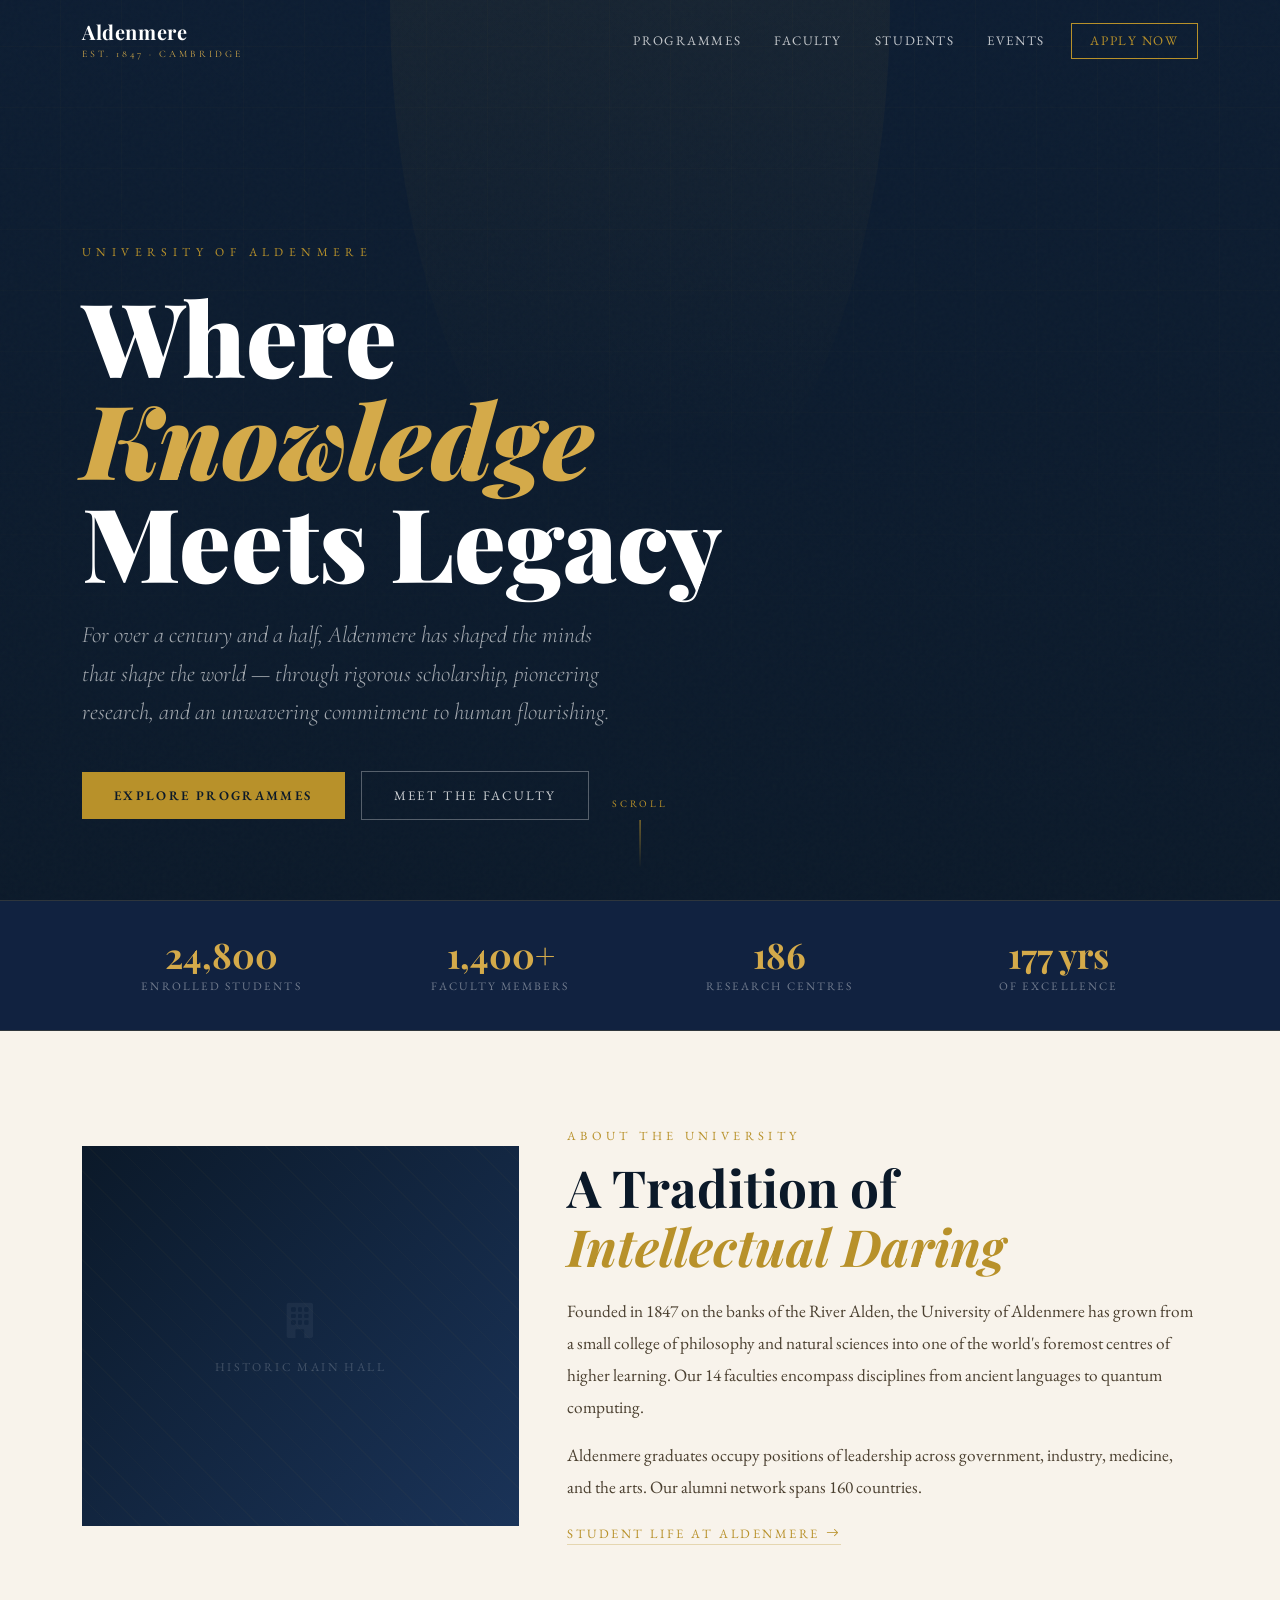
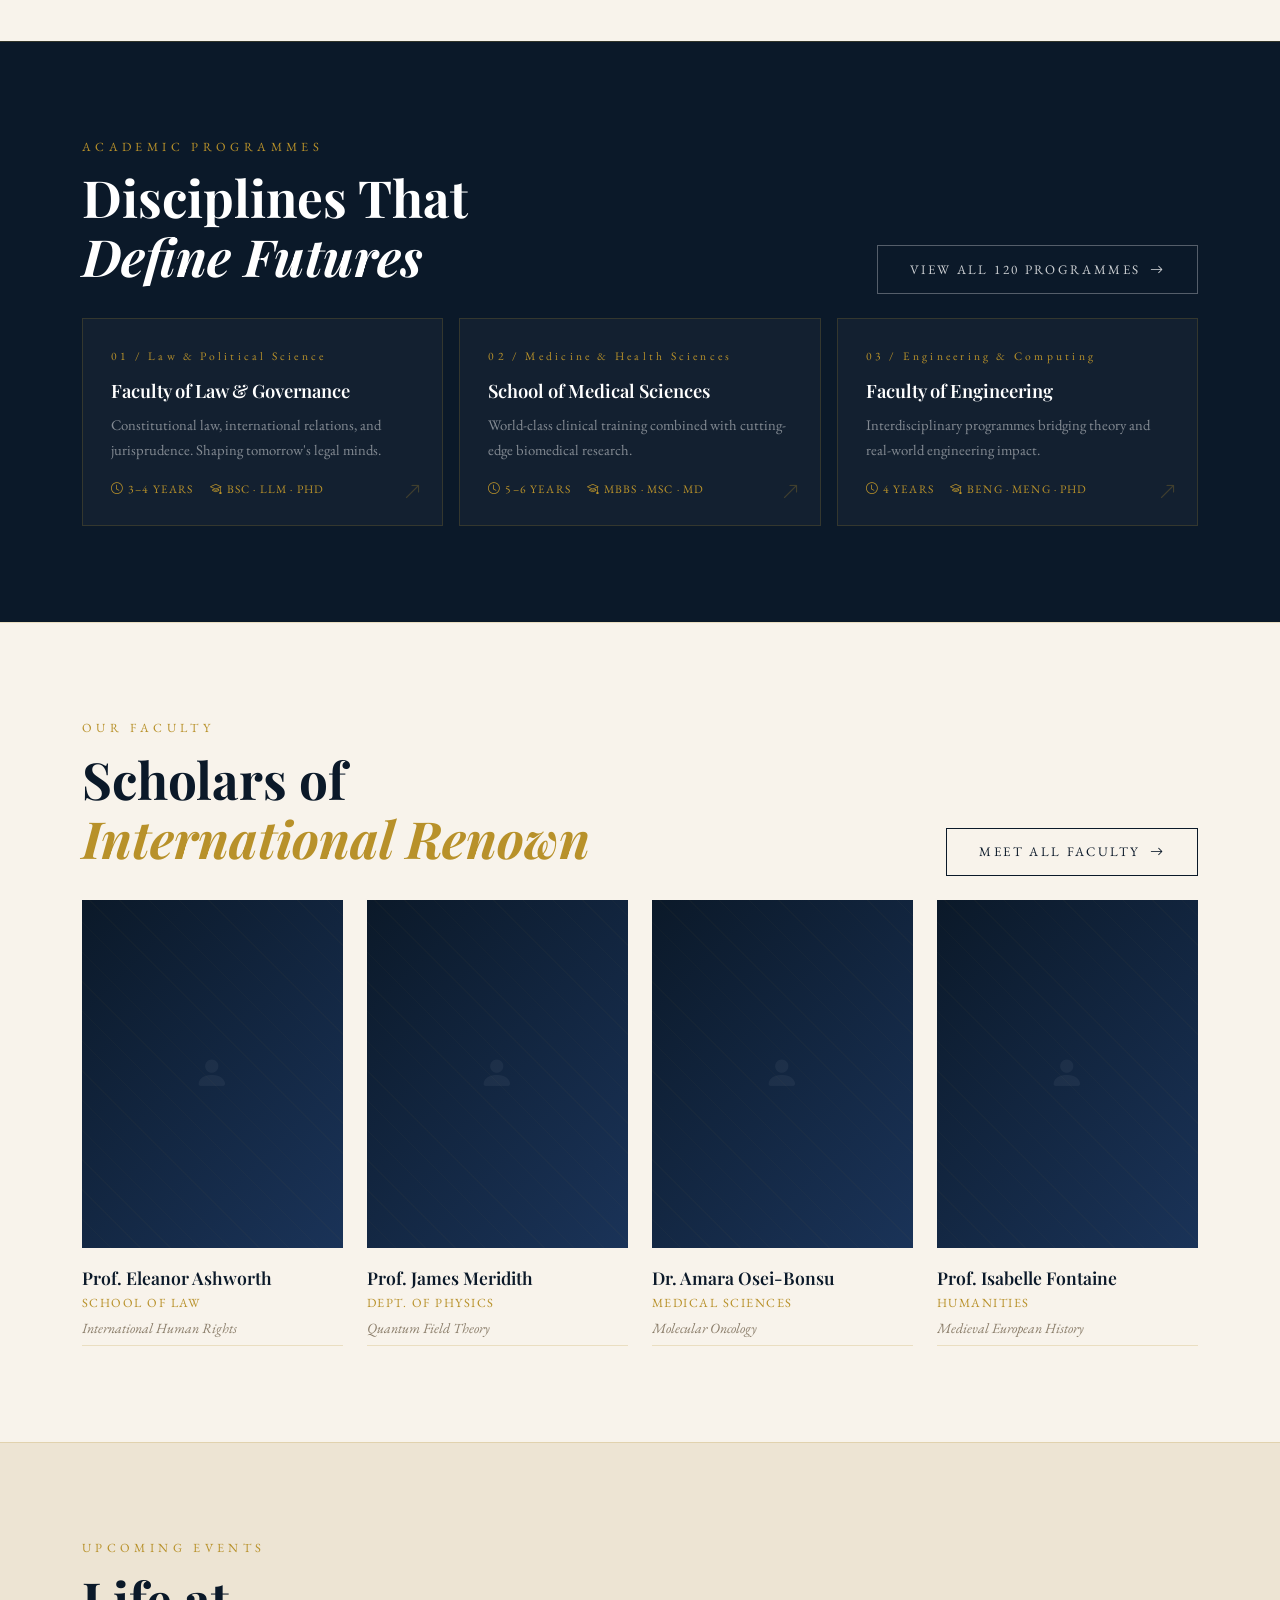
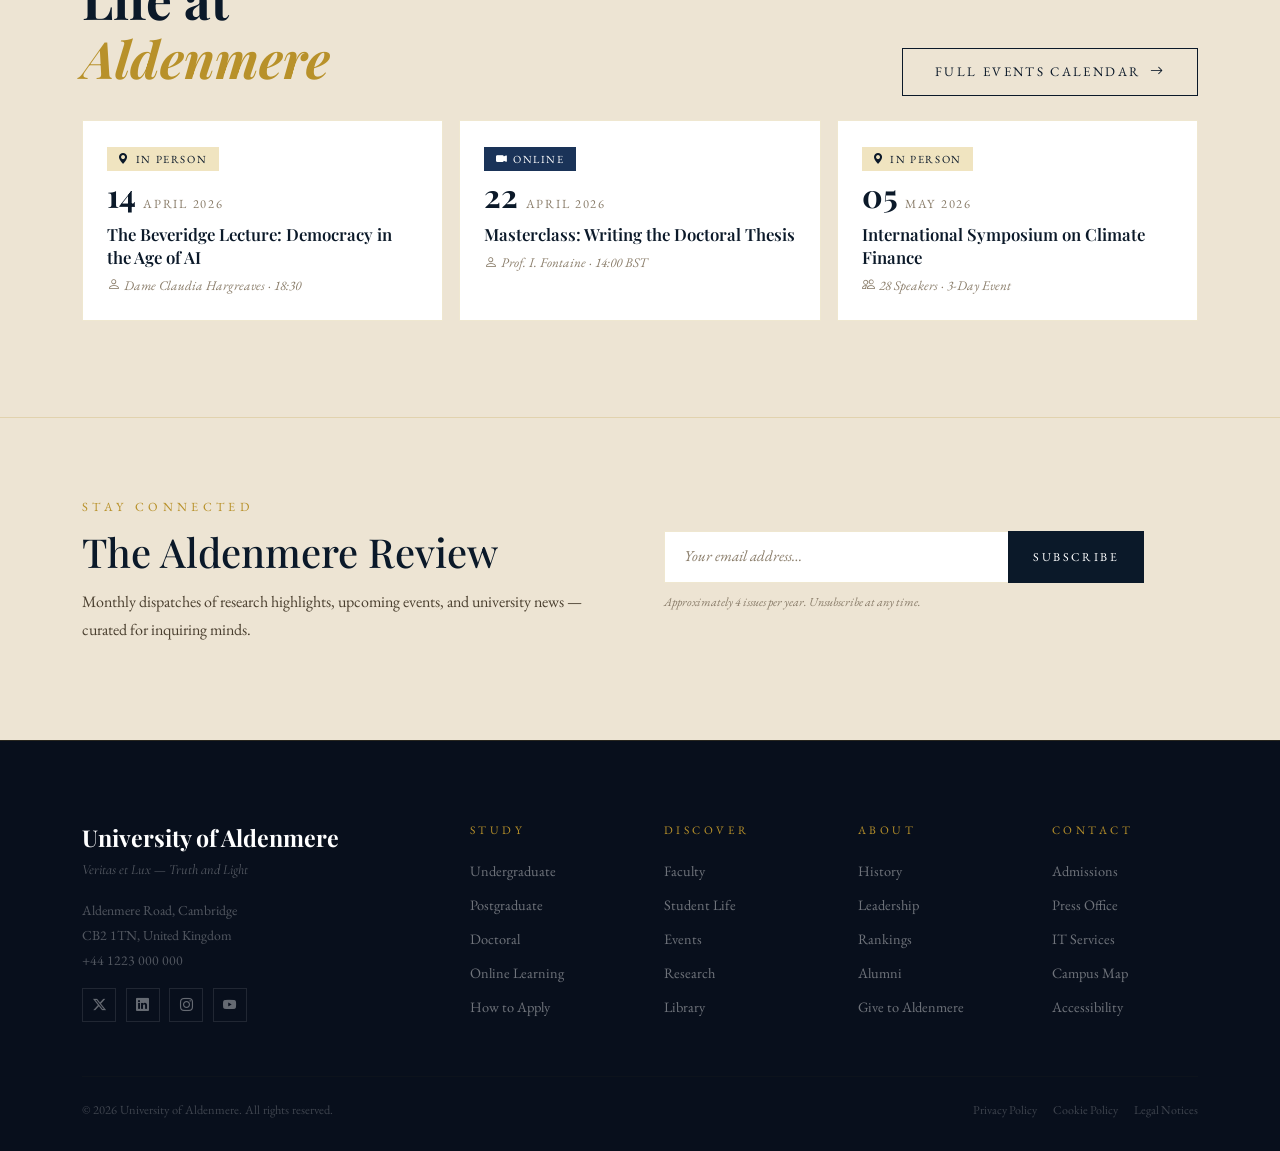
<file: index.html>
<!DOCTYPE html>
<html lang="en">
<head>
  <meta charset="UTF-8" />
  <meta name="viewport" content="width=device-width, initial-scale=1.0" />
  <title>Aldenmere University — Since 1847</title>
  <link href="https://cdn.jsdelivr.net/npm/bootstrap@5.3.3/dist/css/bootstrap.min.css" rel="stylesheet" />
  <link href="https://cdn.jsdelivr.net/npm/bootstrap-icons@1.11.3/font/bootstrap-icons.min.css" rel="stylesheet" />
  <link href="https://fonts.googleapis.com/css2?family=Playfair+Display:ital,wght@0,400;0,600;0,700;0,900;1,400;1,600&family=EB+Garamond:ital,wght@0,400;0,500;0,600;1,400&family=Cormorant+Garamond:ital,wght@0,300;0,400;1,300;1,400&display=swap" rel="stylesheet" />
  <link href="assets/shared.css" rel="stylesheet" />
  <style>
    /* ── Hero ─────────────────────────────────────── */
    #hero {
      min-height: 100svh;
      background: var(--navy);
      position: relative;
      display: flex; align-items: flex-end;
      overflow: hidden;
    }
    #hero::before {
      content: '';
      position: absolute; inset: 0;
      background-image: url("data:image/svg+xml,%3Csvg viewBox='0 0 256 256' xmlns='http://www.w3.org/2000/svg'%3E%3Cfilter id='noise'%3E%3CfeTurbulence type='fractalNoise' baseFrequency='0.9' numOctaves='4' stitchTiles='stitch'/%3E%3C/filter%3E%3Crect width='100%25' height='100%25' filter='url(%23noise)' opacity='0.04'/%3E%3C/svg%3E");
      opacity: .5; pointer-events: none; z-index: 2;
    }
    .hero-image-layer {
      position: absolute; inset: 0;
      background:
        linear-gradient(to bottom, rgba(11,25,41,.25) 0%, rgba(11,25,41,.65) 55%, rgba(11,25,41,.97) 100%),
        repeating-linear-gradient(0deg, transparent, transparent 60px, rgba(184,145,42,.03) 60px, rgba(184,145,42,.03) 61px),
        repeating-linear-gradient(90deg, transparent, transparent 60px, rgba(184,145,42,.03) 60px, rgba(184,145,42,.03) 61px);
      background-color: #0d1e35;
    }
    .hero-arch {
      position: absolute; top: 0; left: 50%; transform: translateX(-50%);
      width: min(500px, 100%); height: 100%;
      background: linear-gradient(180deg, rgba(184,145,42,.06) 0%, transparent 50%);
      clip-path: ellipse(50% 60% at 50% 0%);
      pointer-events: none; z-index: 1;
    }
    .hero-content {
      position: relative; z-index: 3;
      padding: 8rem 0 5rem; width: 100%;
    }
    .hero-eyebrow {
      font-family: var(--font-body); font-size: .75rem;
      letter-spacing: .45em; text-transform: uppercase;
      color: var(--gold); margin-bottom: 1.5rem; display: block;
      opacity: 0; transform: translateY(20px);
      animation: fadeUp .8s .2s forwards;
    }
    .hero-title {
      font-family: var(--font-display); font-size: clamp(2.8rem, 8vw, 7rem);
      font-weight: 900; line-height: 1.0; color: var(--white); margin: 0;
      opacity: 0; transform: translateY(30px);
      animation: fadeUp 1s .4s forwards;
    }
    .hero-title em { font-style: italic; color: var(--gold-light); }
    .hero-subtitle {
      font-family: var(--font-accent); font-size: clamp(1rem, 2.5vw, 1.45rem);
      color: rgba(255,255,255,.62); font-weight: 300; font-style: italic;
      margin-top: 1.5rem; max-width: 540px; line-height: 1.65;
      opacity: 0; transform: translateY(20px);
      animation: fadeUp .9s .7s forwards;
    }
    .hero-actions {
      margin-top: 2.5rem; display: flex; flex-wrap: wrap; gap: 1rem; align-items: center;
      opacity: 0; animation: fadeUp .8s 1s forwards;
    }
    .scroll-indicator {
      position: absolute; bottom: 2rem; left: 50%; transform: translateX(-50%);
      z-index: 5; display: flex; flex-direction: column; align-items: center; gap: .5rem;
      opacity: 0; animation: fadeIn 1s 1.5s forwards;
    }
    .scroll-line {
      width: 1px; height: 48px;
      background: linear-gradient(to bottom, var(--gold), transparent);
      animation: scrollPulse 2s infinite;
    }
    .scroll-text { font-size: .62rem; letter-spacing: .3em; text-transform: uppercase; color: var(--gold); }

    /* ── Stats bar ────────────────────────────────── */
    .stats-bar {
      background: var(--navy-mid);
      border-top: 1px solid rgba(184,145,42,.18);
      border-bottom: 1px solid rgba(184,145,42,.18);
      padding: 1.5rem 0;
    }
    .stat-item { text-align: center; padding: .75rem 1rem; border-right: 1px solid rgba(184,145,42,.12); }
    .stat-item:last-child { border-right: none; }
    .stat-number {
      font-family: var(--font-display); font-size: clamp(1.5rem, 4vw, 2.2rem);
      font-weight: 700; color: var(--gold-light); line-height: 1;
    }
    .stat-label {
      font-family: var(--font-body); font-size: .72rem;
      letter-spacing: .18em; text-transform: uppercase; color: rgba(255,255,255,.4); margin-top: .3rem;
    }

    /* ── Teaser section shared ────────────────────── */
    .teaser-section { padding: 6rem 0; }
    .teaser-section + .teaser-section { border-top: 1px solid var(--border); }

    /* ── Program cards ────────────────────────────── */
    .program-card {
      border: 1px solid rgba(184,145,42,.2); background: rgba(255,255,255,.03);
      padding: 1.75rem; position: relative; transition: all var(--transition); height: 100%;
    }
    .program-card::before {
      content: ''; position: absolute; top: 0; left: 0; right: 0; height: 2px;
      background: var(--gold); transform: scaleX(0); transition: transform var(--transition);
    }
    .program-card:hover { border-color: rgba(184,145,42,.5); background: rgba(255,255,255,.06); transform: translateY(-4px); }
    .program-card:hover::before { transform: scaleX(1); }
    .program-num { font-family: var(--font-body); font-size: .72rem; letter-spacing: .28em; color: var(--gold); margin-bottom: .9rem; }
    .program-name { font-family: var(--font-display); font-size: 1.15rem; font-weight: 600; color: var(--white); margin-bottom: .6rem; line-height: 1.3; }
    .program-desc { font-family: var(--font-body); font-size: .92rem; color: rgba(255,255,255,.48); line-height: 1.7; margin-bottom: 1.1rem; }
    .program-meta { display: flex; gap: 1rem; flex-wrap: wrap; }
    .program-meta span { font-size: .72rem; letter-spacing: .1em; text-transform: uppercase; color: var(--gold); font-family: var(--font-body); }
    .program-arrow { position: absolute; bottom: 1.25rem; right: 1.25rem; color: rgba(184,145,42,.28); font-size: 1.1rem; transition: color var(--transition), transform var(--transition); }
    .program-card:hover .program-arrow { color: var(--gold); transform: translate(3px,-3px); }

    /* ── Faculty teaser cards ─────────────────────── */
    .faculty-card { position: relative; overflow: hidden; transition: transform var(--transition); }
    .faculty-card:hover { transform: translateY(-5px); }
    .faculty-photo { aspect-ratio: 3/4; position: relative; overflow: hidden; }
    .faculty-info { padding: 1.1rem 0 .4rem; border-bottom: 1px solid var(--border); }
    .faculty-name { font-family: var(--font-display); font-size: 1.1rem; font-weight: 600; color: var(--navy); margin-bottom: .15rem; }
    .faculty-dept { font-family: var(--font-body); font-size: .78rem; letter-spacing: .12em; text-transform: uppercase; color: var(--gold); }
    .faculty-specialty { font-family: var(--font-body); font-style: italic; color: var(--text-light); font-size: .88rem; margin-top: .3rem; }

    /* ── Research teaser ──────────────────────────── */
    .research-card {
      background: var(--white); border-bottom: 3px solid var(--border);
      padding: 1.75rem; transition: border-color var(--transition), box-shadow var(--transition), transform var(--transition); height: 100%;
    }
    .research-card:hover { border-color: var(--gold); box-shadow: var(--shadow-md); transform: translateY(-4px); }
    .research-tag { display: inline-block; font-size: .68rem; letter-spacing: .18em; text-transform: uppercase; color: var(--gold); border: 1px solid var(--border); padding: .22rem .7rem; font-family: var(--font-body); margin-bottom: .9rem; }
    .research-title { font-family: var(--font-display); font-size: 1.15rem; font-weight: 600; color: var(--navy); margin-bottom: .65rem; line-height: 1.35; }
    .research-excerpt { font-family: var(--font-body); color: var(--text-mid); font-size: .92rem; line-height: 1.75; }
    .research-byline { font-family: var(--font-body); font-size: .8rem; color: var(--text-light); margin-top: 1.1rem; padding-top: .9rem; border-top: 1px solid var(--cream-dark); font-style: italic; }

    /* ── Events teaser ────────────────────────────── */
    .event-card {
      border: 1px solid var(--border); padding: 1.5rem; background: var(--white);
      transition: border-color var(--transition), box-shadow var(--transition), transform var(--transition); height: 100%;
    }
    .event-card:hover { border-color: var(--gold); box-shadow: var(--shadow-sm); transform: translateY(-3px); }
    .event-date { display: flex; align-items: baseline; gap: .45rem; margin-bottom: .6rem; }
    .event-day { font-family: var(--font-display); font-size: 2rem; font-weight: 700; color: var(--navy); line-height: 1; }
    .event-month { font-family: var(--font-body); font-size: .78rem; letter-spacing: .14em; text-transform: uppercase; color: var(--text-light); }
    .event-title { font-family: var(--font-display); font-size: 1.05rem; font-weight: 600; color: var(--navy); margin-bottom: .45rem; line-height: 1.35; }
    .event-meta { font-family: var(--font-body); font-size: .83rem; color: var(--text-light); font-style: italic; }

    /* ── Animations ───────────────────────────────── */
    @keyframes fadeUp { to { opacity: 1; transform: translateY(0); } }
    @keyframes fadeIn { to { opacity: 1; } }
    @keyframes scrollPulse { 0%,100% { opacity:1; transform:scaleY(1); } 50% { opacity:.4; transform:scaleY(.7); } }

    @media (max-width:767px) {
      .stats-bar .stat-item { border-right: none; border-bottom: 1px solid rgba(184,145,42,.1); }
      .stats-bar .stat-item:last-child { border-bottom: none; }
    }
  </style>
</head>
<body>

<!-- ══ NAVBAR ══════════════════════════════════════════ -->
<nav id="mainNav" class="navbar navbar-expand-lg">
  <div class="container">
    <a class="navbar-brand-wrap" href="index.html">
      <span class="brand-name">Aldenmere</span>
      <span class="brand-est">Est. 1847 · Cambridge</span>
    </a>
    <button class="navbar-toggler" type="button" data-bs-toggle="collapse" data-bs-target="#navMenu">
      <span class="navbar-toggler-icon"></span>
    </button>
    <div class="collapse navbar-collapse" id="navMenu">
      <ul class="navbar-nav ms-auto align-items-lg-center gap-lg-1">
        <li class="nav-item"><a class="nav-link" href="courses.html" data-page="courses.html">Programmes</a></li>
        <li class="nav-item"><a class="nav-link" href="faculty.html" data-page="faculty.html">Faculty</a></li>
        <li class="nav-item"><a class="nav-link" href="students.html" data-page="students.html">Students</a></li>
        <li class="nav-item"><a class="nav-link" href="events.html" data-page="events.html">Events</a></li>
        <li class="nav-item ms-lg-2"><a class="nav-link nav-cta" href="#">Apply Now</a></li>
      </ul>
    </div>
  </div>
</nav>

<!-- ══ HERO ════════════════════════════════════════════ -->
<section id="hero">
  <div class="hero-image-layer"></div>
  <div class="hero-arch"></div>
  <div class="hero-content">
    <div class="container">
      <div class="col-lg-9">
        <span class="hero-eyebrow">University of Aldenmere</span>
        <h1 class="hero-title">Where <em>Knowledge</em><br>Meets Legacy</h1>
        <p class="hero-subtitle">For over a century and a half, Aldenmere has shaped the minds that shape the world — through rigorous scholarship, pioneering research, and an unwavering commitment to human flourishing.</p>
        <div class="hero-actions">
          <a href="courses.html" class="btn-gold">Explore Programmes</a>
          <a href="faculty.html" class="btn-ghost-white">Meet the Faculty</a>
        </div>
      </div>
    </div>
  </div>
  <div class="scroll-indicator">
    <span class="scroll-text">Scroll</span>
    <div class="scroll-line"></div>
  </div>
</section>

<!-- ══ STATS ═══════════════════════════════════════════ -->
<div class="stats-bar">
  <div class="container">
    <div class="row g-0">
      <div class="col-6 col-md-3"><div class="stat-item"><div class="stat-number">24,800</div><div class="stat-label">Enrolled Students</div></div></div>
      <div class="col-6 col-md-3"><div class="stat-item"><div class="stat-number">1,400+</div><div class="stat-label">Faculty Members</div></div></div>
      <div class="col-6 col-md-3"><div class="stat-item"><div class="stat-number">186</div><div class="stat-label">Research Centres</div></div></div>
      <div class="col-6 col-md-3"><div class="stat-item"><div class="stat-number">177 yrs</div><div class="stat-label">Of Excellence</div></div></div>
    </div>
  </div>
</div>

<!-- ══ ABOUT TEASER ════════════════════════════════════ -->
<section class="teaser-section" style="background:var(--cream);">
  <div class="container">
    <div class="row align-items-center g-5">
      <div class="col-lg-5 reveal">
        <div style="height:380px;"><div class="img-placeholder"><i class="bi bi-building-fill"></i><span>Historic Main Hall</span></div></div>
      </div>
      <div class="col-lg-7 reveal reveal-delay-2">
        <span class="section-label">About the University</span>
        <h2 class="section-heading dark">A Tradition of<br><em style="font-style:italic;color:var(--gold);">Intellectual Daring</em></h2>
        <p style="font-family:var(--font-body);font-size:1.08rem;color:var(--text-mid);line-height:1.85;margin-top:1.25rem;">
          Founded in 1847 on the banks of the River Alden, the University of Aldenmere has grown from a small college of philosophy and natural sciences into one of the world's foremost centres of higher learning. Our 14 faculties encompass disciplines from ancient languages to quantum computing.
        </p>
        <p style="font-family:var(--font-body);font-size:1.08rem;color:var(--text-mid);line-height:1.85;margin-top:.75rem;">
          Aldenmere graduates occupy positions of leadership across government, industry, medicine, and the arts. Our alumni network spans 160 countries.
        </p>
        <div class="mt-3">
          <a href="students.html" class="link-gold">Student Life at Aldenmere <i class="bi bi-arrow-right"></i></a>
        </div>
      </div>
    </div>
  </div>
</section>

<!-- ══ PROGRAMMES TEASER ═══════════════════════════════ -->
<section class="teaser-section" style="background:var(--navy);">
  <div class="container">
    <div class="row mb-4 align-items-end">
      <div class="col-lg-7 reveal">
        <span class="section-label" style="color:var(--gold);">Academic Programmes</span>
        <h2 class="section-heading light">Disciplines That<br><em>Define Futures</em></h2>
      </div>
      <div class="col-lg-5 text-lg-end reveal reveal-delay-2">
        <a href="courses.html" class="btn-ghost-white">View All 120 Programmes <i class="bi bi-arrow-right ms-1"></i></a>
      </div>
    </div>
    <div class="row g-3">
      <div class="col-md-6 col-lg-4 reveal">
        <a href="courses.html#law" style="text-decoration:none;">
          <div class="program-card">
            <div class="program-num">01 / Law &amp; Political Science</div>
            <div class="program-name">Faculty of Law &amp; Governance</div>
            <p class="program-desc">Constitutional law, international relations, and jurisprudence. Shaping tomorrow's legal minds.</p>
            <div class="program-meta"><span><i class="bi bi-clock me-1"></i>3–4 Years</span><span><i class="bi bi-mortarboard me-1"></i>BSc · LLM · PhD</span></div>
            <i class="bi bi-arrow-up-right program-arrow"></i>
          </div>
        </a>
      </div>
      <div class="col-md-6 col-lg-4 reveal reveal-delay-1">
        <a href="courses.html#medicine" style="text-decoration:none;">
          <div class="program-card">
            <div class="program-num">02 / Medicine &amp; Health Sciences</div>
            <div class="program-name">School of Medical Sciences</div>
            <p class="program-desc">World-class clinical training combined with cutting-edge biomedical research.</p>
            <div class="program-meta"><span><i class="bi bi-clock me-1"></i>5–6 Years</span><span><i class="bi bi-mortarboard me-1"></i>MBBS · MSc · MD</span></div>
            <i class="bi bi-arrow-up-right program-arrow"></i>
          </div>
        </a>
      </div>
      <div class="col-md-6 col-lg-4 reveal reveal-delay-2">
        <a href="courses.html#engineering" style="text-decoration:none;">
          <div class="program-card">
            <div class="program-num">03 / Engineering &amp; Computing</div>
            <div class="program-name">Faculty of Engineering</div>
            <p class="program-desc">Interdisciplinary programmes bridging theory and real-world engineering impact.</p>
            <div class="program-meta"><span><i class="bi bi-clock me-1"></i>4 Years</span><span><i class="bi bi-mortarboard me-1"></i>BEng · MEng · PhD</span></div>
            <i class="bi bi-arrow-up-right program-arrow"></i>
          </div>
        </a>
      </div>
    </div>
  </div>
</section>

<!-- ══ FACULTY TEASER ══════════════════════════════════ -->
<section class="teaser-section" style="background:var(--cream);">
  <div class="container">
    <div class="row mb-4 align-items-end">
      <div class="col-lg-7 reveal">
        <span class="section-label">Our Faculty</span>
        <h2 class="section-heading dark">Scholars of<br><em style="color:var(--gold);font-style:italic;">International Renown</em></h2>
      </div>
      <div class="col-lg-5 text-lg-end reveal reveal-delay-2">
        <a href="faculty.html" class="btn-outline-navy">Meet All Faculty <i class="bi bi-arrow-right ms-1"></i></a>
      </div>
    </div>
    <div class="row g-4">
      <div class="col-6 col-lg-3 reveal">
        <div class="faculty-card">
          <div class="faculty-photo"><div class="img-placeholder"><i class="bi bi-person-fill"></i></div></div>
          <div class="faculty-info">
            <div class="faculty-name">Prof. Eleanor Ashworth</div>
            <div class="faculty-dept">School of Law</div>
            <div class="faculty-specialty">International Human Rights</div>
          </div>
        </div>
      </div>
      <div class="col-6 col-lg-3 reveal reveal-delay-1">
        <div class="faculty-card">
          <div class="faculty-photo"><div class="img-placeholder"><i class="bi bi-person-fill"></i></div></div>
          <div class="faculty-info">
            <div class="faculty-name">Prof. James Meridith</div>
            <div class="faculty-dept">Dept. of Physics</div>
            <div class="faculty-specialty">Quantum Field Theory</div>
          </div>
        </div>
      </div>
      <div class="col-6 col-lg-3 reveal reveal-delay-2">
        <div class="faculty-card">
          <div class="faculty-photo"><div class="img-placeholder"><i class="bi bi-person-fill"></i></div></div>
          <div class="faculty-info">
            <div class="faculty-name">Dr. Amara Osei-Bonsu</div>
            <div class="faculty-dept">Medical Sciences</div>
            <div class="faculty-specialty">Molecular Oncology</div>
          </div>
        </div>
      </div>
      <div class="col-6 col-lg-3 reveal reveal-delay-3">
        <div class="faculty-card">
          <div class="faculty-photo"><div class="img-placeholder"><i class="bi bi-person-fill"></i></div></div>
          <div class="faculty-info">
            <div class="faculty-name">Prof. Isabelle Fontaine</div>
            <div class="faculty-dept">Humanities</div>
            <div class="faculty-specialty">Medieval European History</div>
          </div>
        </div>
      </div>
    </div>
  </div>
</section>

<!-- ══ EVENTS TEASER ═══════════════════════════════════ -->
<section class="teaser-section" style="background:var(--cream-dark);">
  <div class="container">
    <div class="row mb-4 align-items-end">
      <div class="col-lg-7 reveal">
        <span class="section-label">Upcoming Events</span>
        <h2 class="section-heading dark">Life at<br><em style="color:var(--gold);font-style:italic;">Aldenmere</em></h2>
      </div>
      <div class="col-lg-5 text-lg-end reveal reveal-delay-2">
        <a href="events.html" class="btn-outline-navy">Full Events Calendar <i class="bi bi-arrow-right ms-1"></i></a>
      </div>
    </div>
    <div class="row g-3">
      <div class="col-md-4 reveal">
        <div class="event-card">
          <span class="badge-in-person mb-2"><i class="bi bi-geo-alt-fill"></i>In Person</span>
          <div class="event-date"><span class="event-day">14</span><span class="event-month">April 2026</span></div>
          <div class="event-title">The Beveridge Lecture: Democracy in the Age of AI</div>
          <div class="event-meta"><i class="bi bi-person me-1"></i>Dame Claudia Hargreaves · 18:30</div>
        </div>
      </div>
      <div class="col-md-4 reveal reveal-delay-1">
        <div class="event-card">
          <span class="badge-online mb-2"><i class="bi bi-camera-video-fill"></i>Online</span>
          <div class="event-date"><span class="event-day">22</span><span class="event-month">April 2026</span></div>
          <div class="event-title">Masterclass: Writing the Doctoral Thesis</div>
          <div class="event-meta"><i class="bi bi-person me-1"></i>Prof. I. Fontaine · 14:00 BST</div>
        </div>
      </div>
      <div class="col-md-4 reveal reveal-delay-2">
        <div class="event-card">
          <span class="badge-in-person mb-2"><i class="bi bi-geo-alt-fill"></i>In Person</span>
          <div class="event-date"><span class="event-day">05</span><span class="event-month">May 2026</span></div>
          <div class="event-title">International Symposium on Climate Finance</div>
          <div class="event-meta"><i class="bi bi-people me-1"></i>28 Speakers · 3-Day Event</div>
        </div>
      </div>
    </div>
  </div>
</section>

<!-- ══ NEWSLETTER ══════════════════════════════════════ -->
<section id="newsletter">
  <div class="container">
    <div class="row align-items-center g-5">
      <div class="col-lg-6 reveal">
        <span class="section-label">Stay Connected</span>
        <h2 style="font-family:var(--font-display);font-size:clamp(1.5rem,3.5vw,2.5rem);color:var(--navy);">The Aldenmere Review</h2>
        <p style="font-family:var(--font-body);color:var(--text-mid);font-size:1rem;line-height:1.75;margin-top:.75rem;">Monthly dispatches of research highlights, upcoming events, and university news — curated for inquiring minds.</p>
      </div>
      <div class="col-lg-6 reveal reveal-delay-2">
        <form class="newsletter-form" onsubmit="return false;">
          <input type="email" class="newsletter-input" placeholder="Your email address…" />
          <button class="newsletter-btn" type="submit">Subscribe</button>
        </form>
        <p style="font-family:var(--font-body);font-size:.76rem;color:var(--text-light);font-style:italic;margin-top:.65rem;">Approximately 4 issues per year. Unsubscribe at any time.</p>
      </div>
    </div>
  </div>
</section>

<!-- ══ FOOTER ══════════════════════════════════════════ -->
<footer>
  <div class="container">
    <div class="row g-5">
      <div class="col-lg-4">
        <div class="footer-brand">University of Aldenmere</div>
        <div class="footer-tagline">Veritas et Lux — Truth and Light</div>
        <p style="font-family:var(--font-body);color:rgba(255,255,255,.3);font-size:.86rem;line-height:1.8;margin-top:1.1rem;">
          Aldenmere Road, Cambridge<br>CB2 1TN, United Kingdom<br>
          <a href="tel:+441223000000" style="color:rgba(255,255,255,.3);text-decoration:none;">+44 1223 000 000</a>
        </p>
        <div class="footer-socials mt-3">
          <a href="#" class="social-link"><i class="bi bi-twitter-x"></i></a>
          <a href="#" class="social-link"><i class="bi bi-linkedin"></i></a>
          <a href="#" class="social-link"><i class="bi bi-instagram"></i></a>
          <a href="#" class="social-link"><i class="bi bi-youtube"></i></a>
        </div>
      </div>
      <div class="col-6 col-lg-2">
        <div class="footer-heading">Study</div>
        <ul class="footer-links">
          <li><a href="courses.html">Undergraduate</a></li>
          <li><a href="courses.html#postgraduate">Postgraduate</a></li>
          <li><a href="courses.html#doctoral">Doctoral</a></li>
          <li><a href="#">Online Learning</a></li>
          <li><a href="#">How to Apply</a></li>
        </ul>
      </div>
      <div class="col-6 col-lg-2">
        <div class="footer-heading">Discover</div>
        <ul class="footer-links">
          <li><a href="faculty.html">Faculty</a></li>
          <li><a href="students.html">Student Life</a></li>
          <li><a href="events.html">Events</a></li>
          <li><a href="#">Research</a></li>
          <li><a href="#">Library</a></li>
        </ul>
      </div>
      <div class="col-6 col-lg-2">
        <div class="footer-heading">About</div>
        <ul class="footer-links">
          <li><a href="#">History</a></li>
          <li><a href="#">Leadership</a></li>
          <li><a href="#">Rankings</a></li>
          <li><a href="#">Alumni</a></li>
          <li><a href="#">Give to Aldenmere</a></li>
        </ul>
      </div>
      <div class="col-6 col-lg-2">
        <div class="footer-heading">Contact</div>
        <ul class="footer-links">
          <li><a href="#">Admissions</a></li>
          <li><a href="#">Press Office</a></li>
          <li><a href="#">IT Services</a></li>
          <li><a href="#">Campus Map</a></li>
          <li><a href="#">Accessibility</a></li>
        </ul>
      </div>
    </div>
    <hr class="footer-divider" />
    <div class="d-flex justify-content-between align-items-center flex-wrap gap-3">
      <span class="footer-copy">© 2026 University of Aldenmere. All rights reserved.</span>
      <div class="d-flex gap-3 flex-wrap">
        <a href="#" style="font-family:var(--font-body);font-size:.75rem;color:rgba(255,255,255,.22);text-decoration:none;">Privacy Policy</a>
        <a href="#" style="font-family:var(--font-body);font-size:.75rem;color:rgba(255,255,255,.22);text-decoration:none;">Cookie Policy</a>
        <a href="#" style="font-family:var(--font-body);font-size:.75rem;color:rgba(255,255,255,.22);text-decoration:none;">Legal Notices</a>
      </div>
    </div>
  </div>
</footer>

<button id="backTop" title="Back to top"><i class="bi bi-arrow-up"></i></button>

<script src="https://cdn.jsdelivr.net/npm/bootstrap@5.3.3/dist/js/bootstrap.bundle.min.js"></script>
<script src="assets/shared.js"></script>
<script>
  const heroContent = document.querySelector('.hero-content');
  window.addEventListener('scroll', () => {
    if (window.scrollY < window.innerHeight)
      heroContent.style.transform = `translateY(${window.scrollY * 0.2}px)`;
  }, { passive: true });
</script>
</body>
</html>
</file>
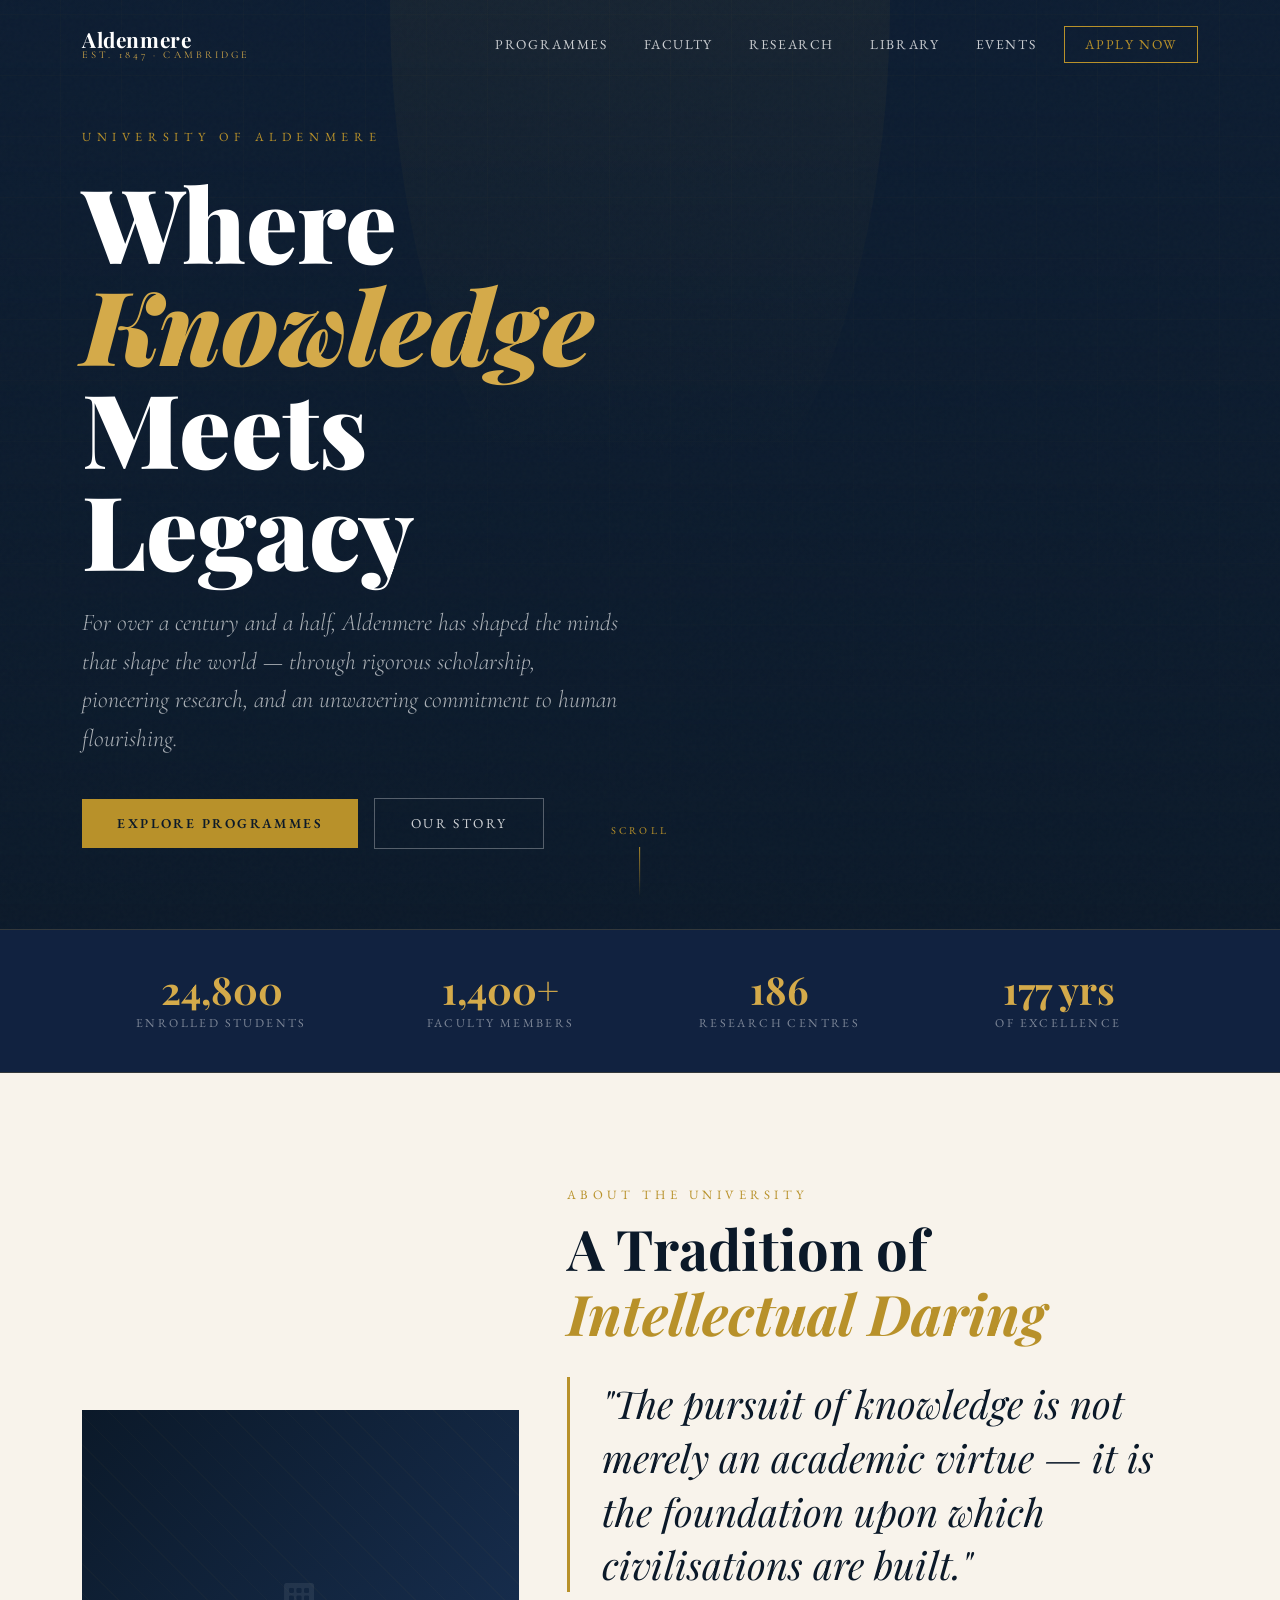
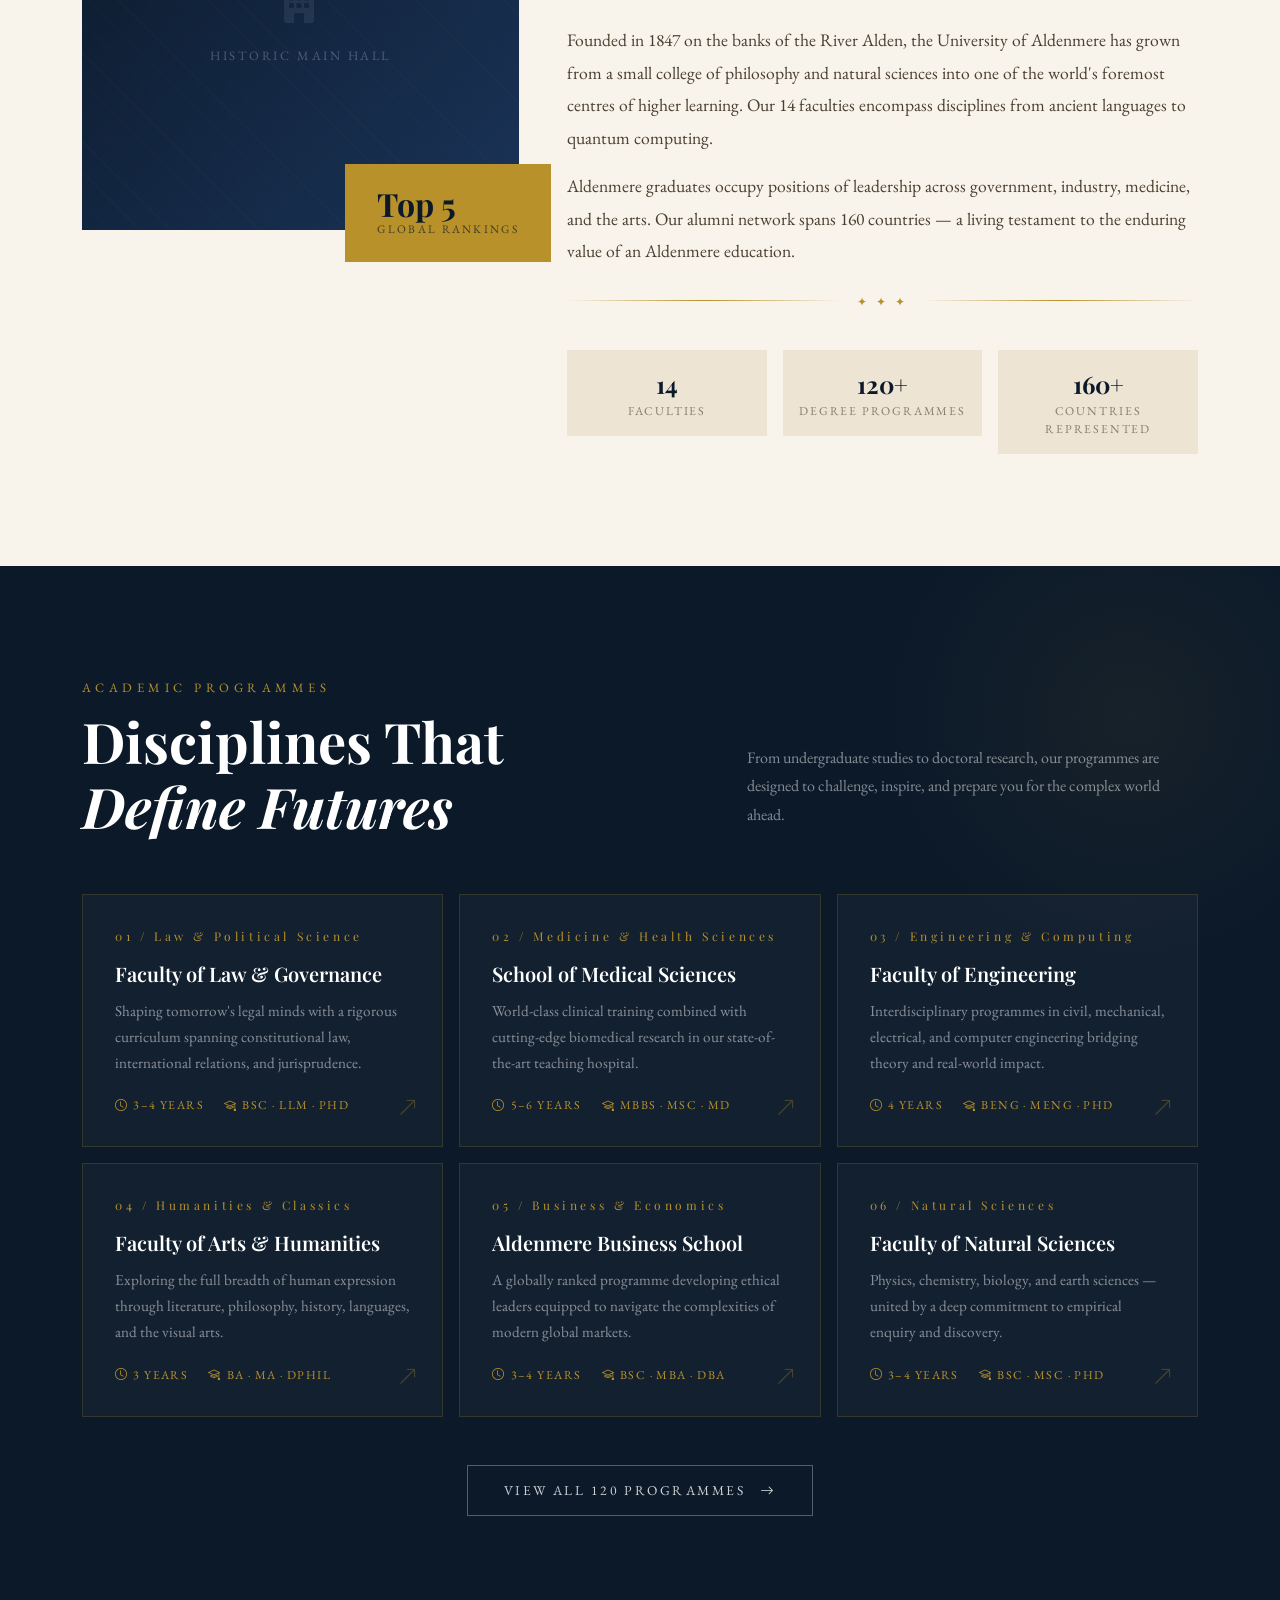
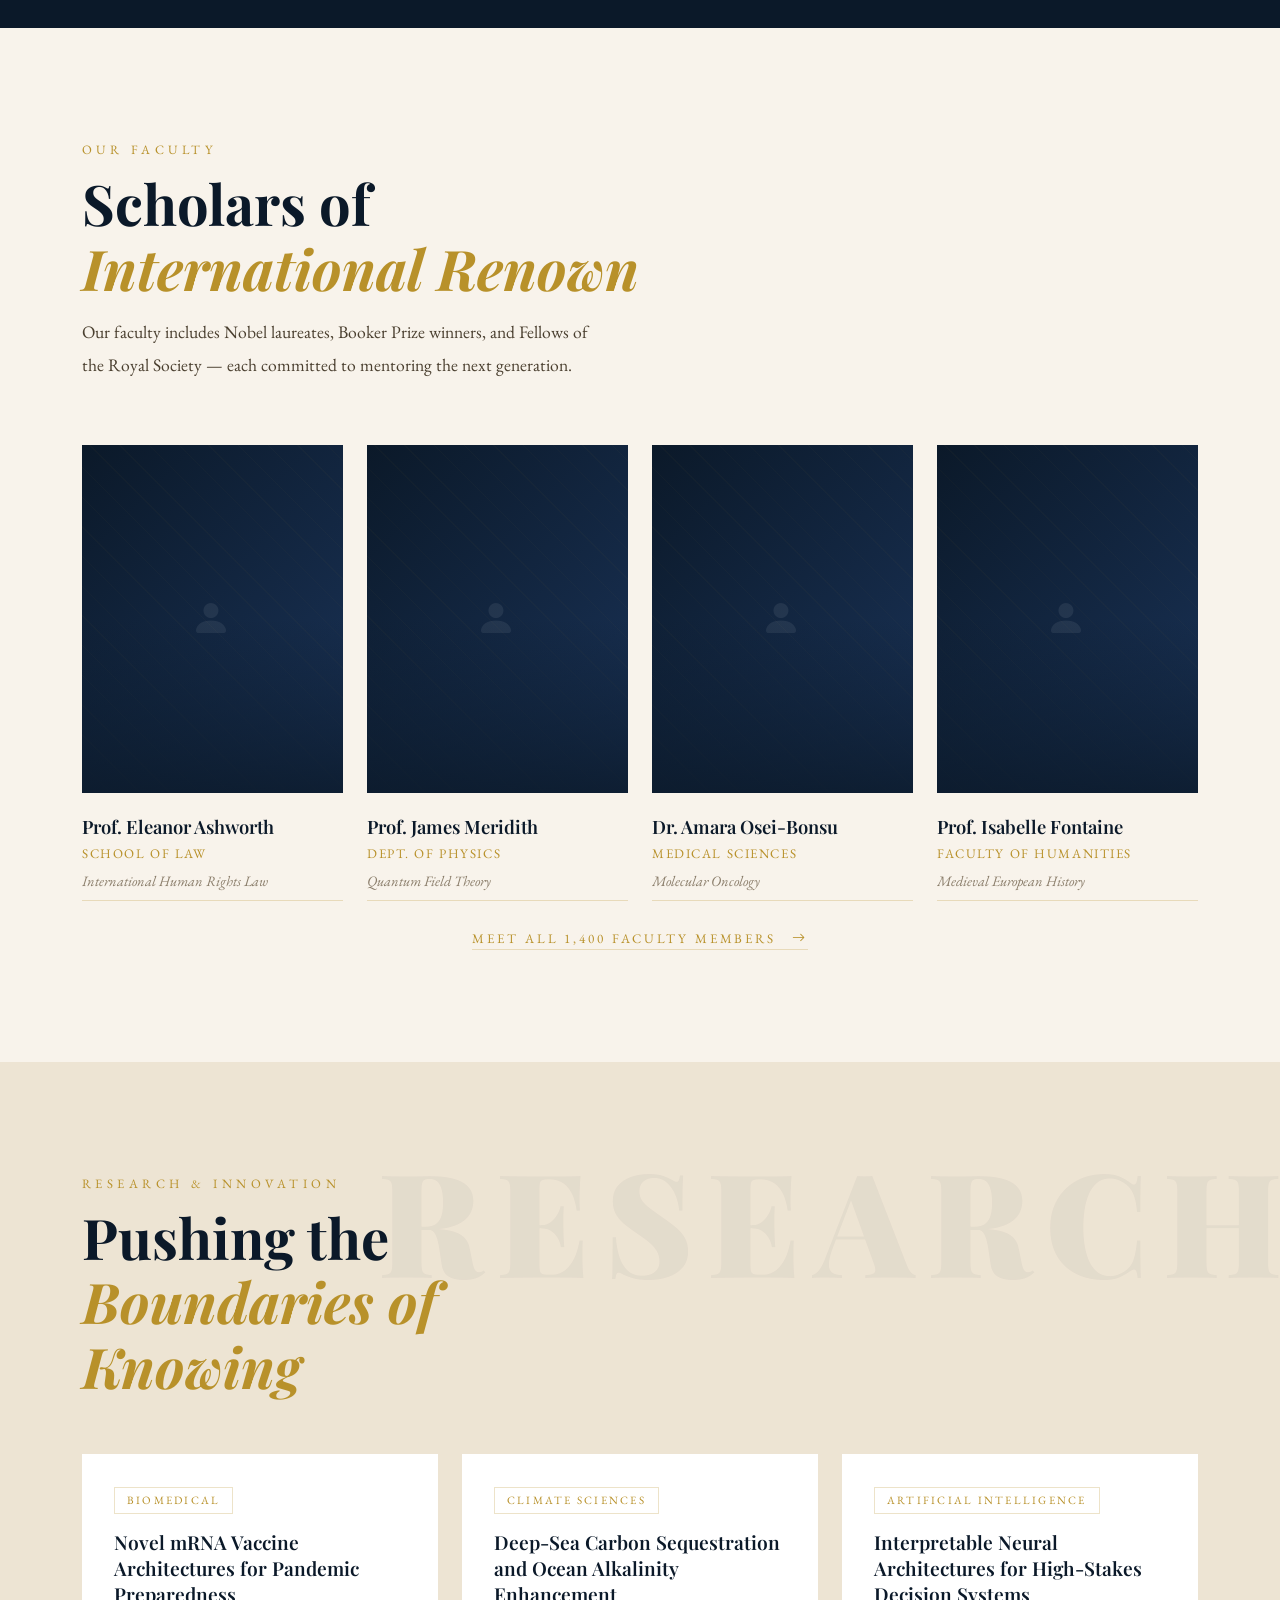
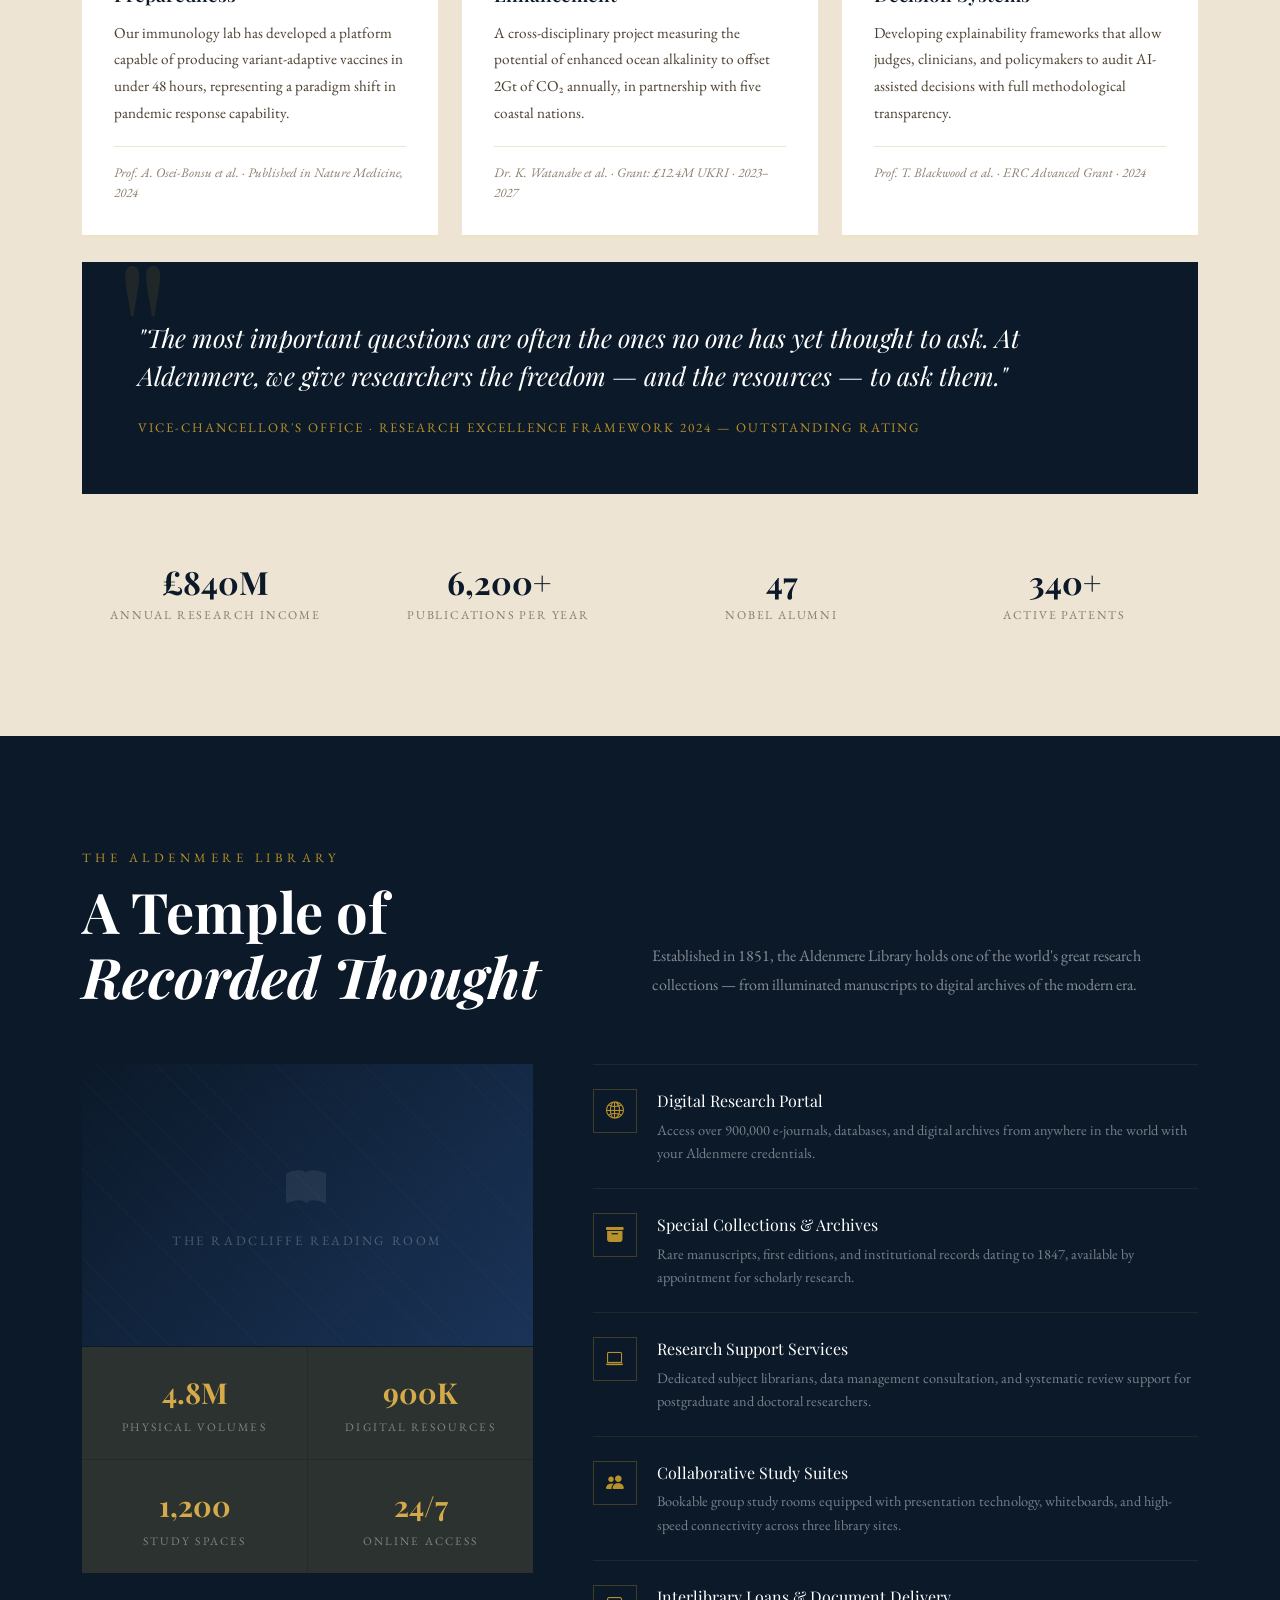
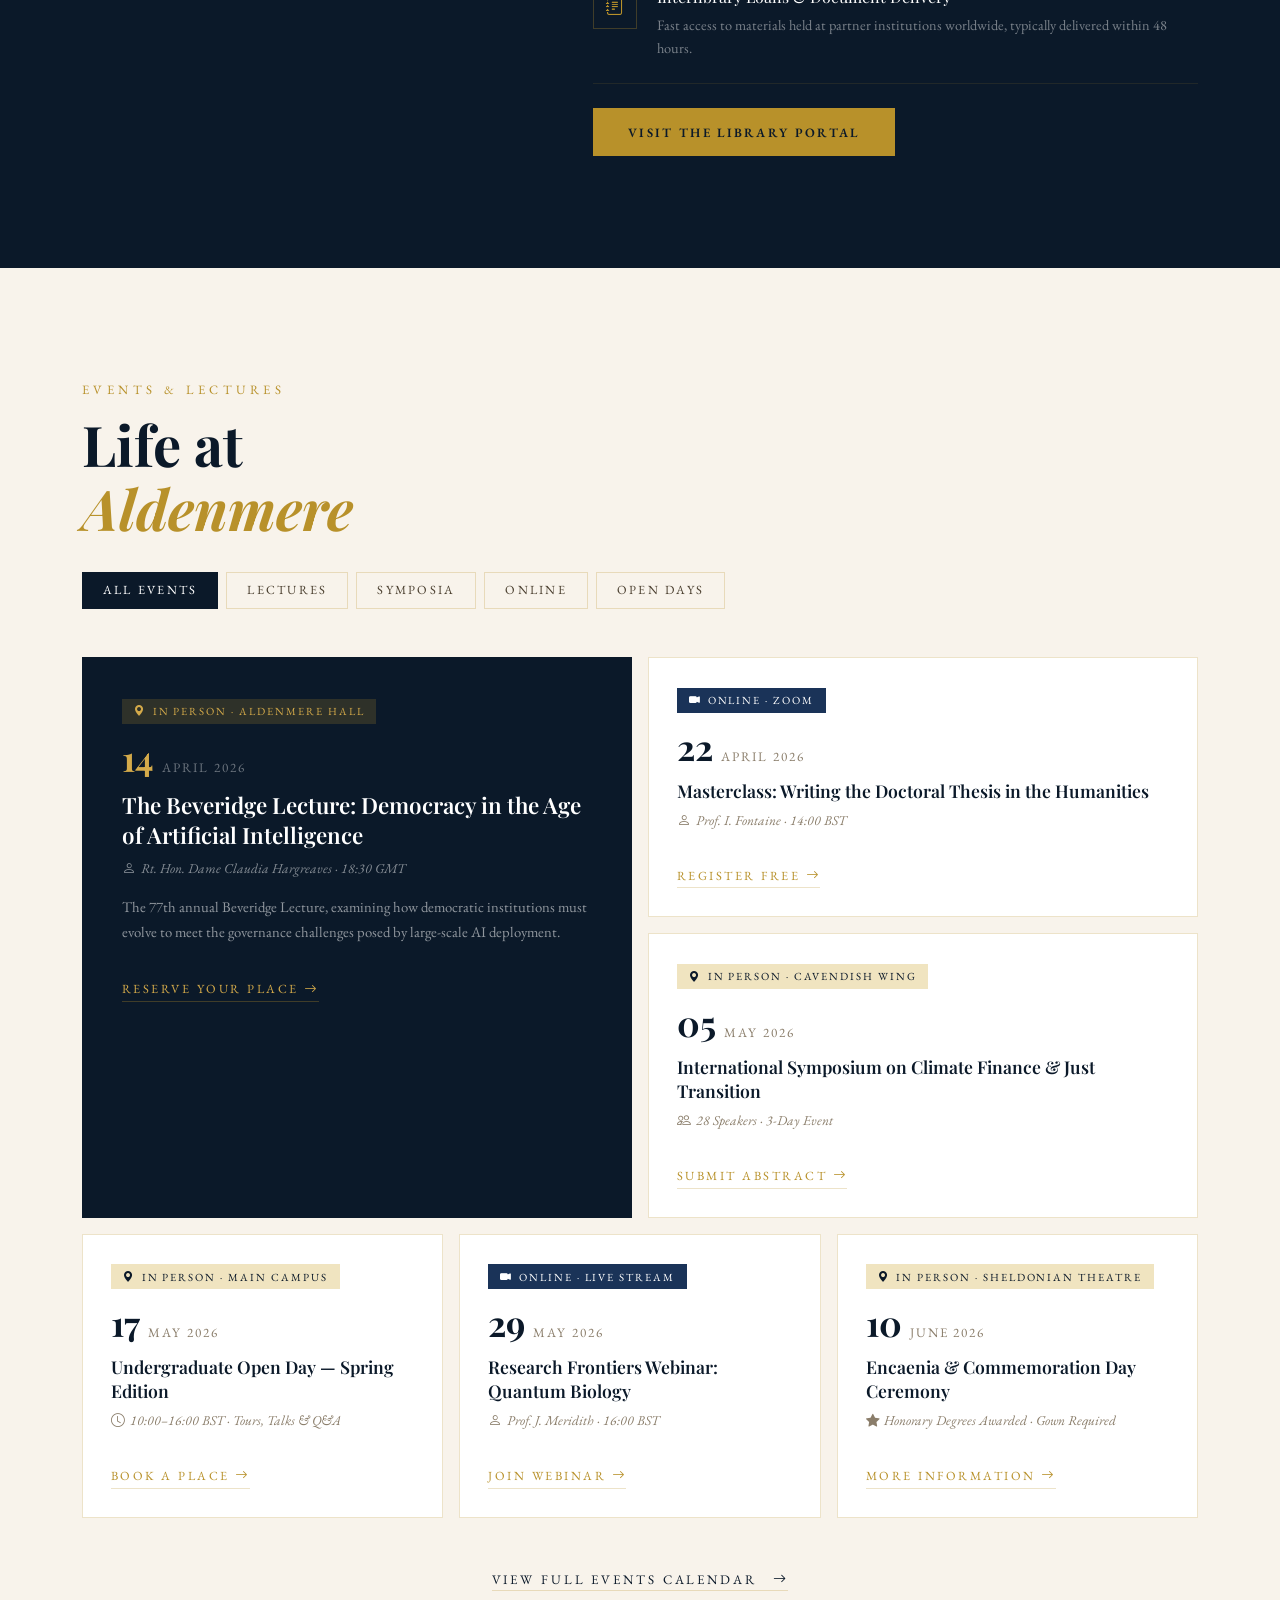
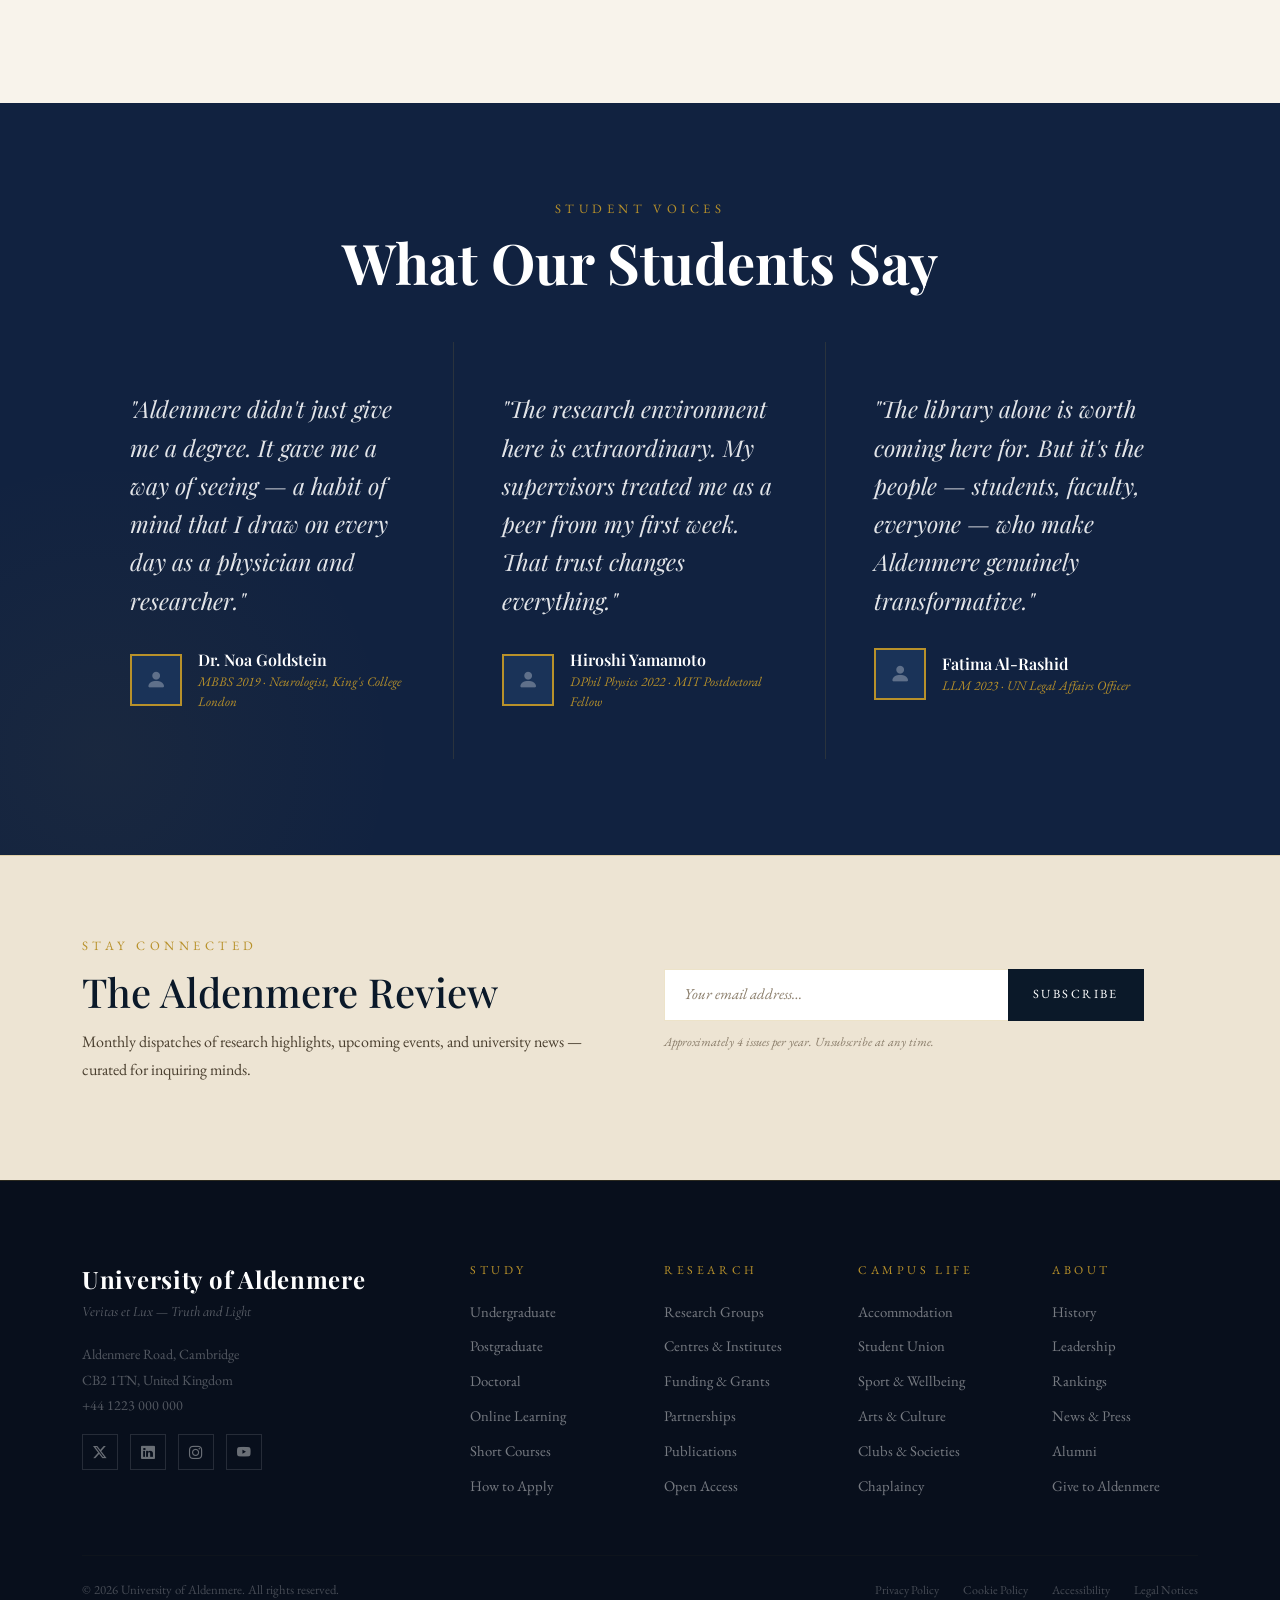
<file: _university.html>
<!DOCTYPE html>
<html lang="en">
<head>
  <meta charset="UTF-8" />
  <meta name="viewport" content="width=device-width, initial-scale=1.0" />
  <title>Aldenmere University — Since 1847</title>

  <!-- Bootstrap 5 -->
  <link href="https://cdn.jsdelivr.net/npm/bootstrap@5.3.3/dist/css/bootstrap.min.css" rel="stylesheet" />
  <!-- Bootstrap Icons -->
  <link href="https://cdn.jsdelivr.net/npm/bootstrap-icons@1.11.3/font/bootstrap-icons.min.css" rel="stylesheet" />
  <!-- Google Fonts -->
  <link href="https://fonts.googleapis.com/css2?family=Playfair+Display:ital,wght@0,400;0,500;0,600;0,700;0,900;1,400;1,600&family=EB+Garamond:ital,wght@0,400;0,500;0,600;1,400;1,500&family=Cormorant+Garamond:ital,wght@0,300;0,400;0,600;1,300;1,400&display=swap" rel="stylesheet" />

  <style>
    /* ─── Design Tokens ─────────────────────────────────── */
    :root {
      --navy:        #0b1929;
      --navy-mid:    #112240;
      --navy-light:  #1a3358;
      --gold:        #b8912a;
      --gold-light:  #d4aa4a;
      --gold-pale:   #f0e4c0;
      --cream:       #f8f3eb;
      --cream-dark:  #ede4d3;
      --white:       #ffffff;
      --text-dark:   #1a1209;
      --text-mid:    #4a3f2f;
      --text-light:  #8a7d6a;
      --border:      rgba(184,145,42,.25);

      --font-display: 'Playfair Display', Georgia, serif;
      --font-body:    'EB Garamond', Georgia, serif;
      --font-accent:  'Cormorant Garamond', Georgia, serif;

      --transition: .35s cubic-bezier(.4,0,.2,1);
      --shadow-sm: 0 2px 12px rgba(11,25,41,.10);
      --shadow-md: 0 8px 40px rgba(11,25,41,.18);
      --shadow-lg: 0 20px 80px rgba(11,25,41,.28);
    }

    /* ─── Base ──────────────────────────────────────────── */
    *, *::before, *::after { box-sizing: border-box; }

    html { scroll-behavior: smooth; font-size: 16px; }

    body {
      font-family: var(--font-body);
      background: var(--cream);
      color: var(--text-dark);
      overflow-x: hidden;
      font-size: 1.05rem;
    }

    ::selection { background: var(--gold-pale); color: var(--navy); }

    /* Ornamental divider */
    .ornament {
      display: flex; align-items: center; gap: 1rem;
      margin: 1.5rem 0;
    }
    .ornament::before, .ornament::after {
      content: ''; flex: 1; height: 1px;
      background: linear-gradient(90deg, transparent, var(--gold), transparent);
    }
    .ornament-symbol {
      font-size: .75rem; letter-spacing: .25em;
      color: var(--gold); font-family: var(--font-display);
    }

    .section-label {
      font-family: var(--font-body);
      font-size: .8rem;
      letter-spacing: .35em;
      text-transform: uppercase;
      color: var(--gold);
      display: block;
      margin-bottom: .75rem;
    }

    /* ─── Navbar ────────────────────────────────────────── */
    #mainNav {
      position: fixed; top: 0; width: 100%; z-index: 1000;
      transition: background var(--transition), box-shadow var(--transition), padding var(--transition);
      padding: 1.5rem 0;
      background: transparent;
    }
    #mainNav.scrolled {
      background: rgba(11,25,41,.97);
      backdrop-filter: blur(12px);
      padding: .75rem 0;
      box-shadow: 0 2px 40px rgba(0,0,0,.35);
    }
    .navbar-brand-wrap {
      display: flex; flex-direction: column; line-height: 1;
    }
    .brand-name {
      font-family: var(--font-display);
      font-size: 1.3rem;
      font-weight: 700;
      color: var(--white);
      letter-spacing: .03em;
    }
    .brand-est {
      font-family: var(--font-accent);
      font-size: .65rem;
      letter-spacing: .3em;
      text-transform: uppercase;
      color: var(--gold-light);
    }
    .navbar-toggler {
      border: 1px solid rgba(255,255,255,.3);
      padding: .3rem .6rem;
    }
    .navbar-toggler-icon {
      background-image: url("data:image/svg+xml,%3csvg xmlns='http://www.w3.org/2000/svg' viewBox='0 0 30 30'%3e%3cpath stroke='rgba%28255%2C255%2C255%2C0.9%29' stroke-linecap='round' stroke-miterlimit='10' stroke-width='2' d='M4 7h22M4 15h22M4 23h22'/%3e%3c/svg%3e");
    }
    .nav-link {
      font-family: var(--font-body);
      font-size: .85rem;
      letter-spacing: .12em;
      text-transform: uppercase;
      color: rgba(255,255,255,.78) !important;
      padding: .5rem 1rem !important;
      transition: color var(--transition);
      position: relative;
    }
    .nav-link::after {
      content: ''; position: absolute; bottom: 0; left: 1rem; right: 1rem;
      height: 1px; background: var(--gold-light);
      transform: scaleX(0); transition: transform var(--transition);
    }
    .nav-link:hover { color: var(--gold-light) !important; }
    .nav-link:hover::after { transform: scaleX(1); }
    .nav-cta {
      background: transparent !important;
      border: 1px solid var(--gold) !important;
      color: var(--gold) !important;
      border-radius: 0 !important;
      padding: .45rem 1.25rem !important;
      transition: background var(--transition), color var(--transition) !important;
    }
    .nav-cta:hover {
      background: var(--gold) !important;
      color: var(--navy) !important;
    }
    .nav-cta::after { display: none; }

    /* ─── Hero ──────────────────────────────────────────── */
    #hero {
      min-height: 100svh;
      background: var(--navy);
      position: relative;
      display: flex; align-items: flex-end;
      overflow: hidden;
    }

    /* Grain overlay */
    #hero::before {
      content: '';
      position: absolute; inset: 0;
      background-image: url("data:image/svg+xml,%3Csvg viewBox='0 0 256 256' xmlns='http://www.w3.org/2000/svg'%3E%3Cfilter id='noise'%3E%3CfeTurbulence type='fractalNoise' baseFrequency='0.9' numOctaves='4' stitchTiles='stitch'/%3E%3C/filter%3E%3Crect width='100%25' height='100%25' filter='url(%23noise)' opacity='0.04'/%3E%3C/svg%3E");
      opacity: .5; pointer-events: none; z-index: 2;
    }

    /* Architectural placeholder image area */
    .hero-image-layer {
      position: absolute; inset: 0;
      background:
        linear-gradient(to bottom, rgba(11,25,41,.3) 0%, rgba(11,25,41,.7) 60%, rgba(11,25,41,.97) 100%),
        repeating-linear-gradient(
          0deg,
          transparent,
          transparent 60px,
          rgba(184,145,42,.03) 60px,
          rgba(184,145,42,.03) 61px
        ),
        repeating-linear-gradient(
          90deg,
          transparent,
          transparent 60px,
          rgba(184,145,42,.03) 60px,
          rgba(184,145,42,.03) 61px
        );
      background-color: #0d1e35;
    }

    /* Decorative arch element */
    .hero-arch {
      position: absolute; top: 0; left: 50%; transform: translateX(-50%);
      width: min(500px, 100%); height: 100%;
      background: linear-gradient(180deg, rgba(184,145,42,.06) 0%, transparent 50%);
      clip-path: ellipse(50% 60% at 50% 0%);
      pointer-events: none; z-index: 1;
    }

    .hero-content {
      position: relative; z-index: 3;
      padding: 8rem 0 5rem;
      width: 100%;
    }

    .hero-eyebrow {
      font-family: var(--font-body);
      font-size: .78rem;
      letter-spacing: .45em;
      text-transform: uppercase;
      color: var(--gold);
      margin-bottom: 1.5rem;
      display: block;
      opacity: 0; transform: translateY(20px);
      animation: fadeUp .8s .2s forwards;
    }

    .hero-title {
      font-family: var(--font-display);
      font-size: clamp(2.8rem, 8vw, 7rem);
      font-weight: 900;
      line-height: 1.0;
      color: var(--white);
      margin-bottom: 0;
      opacity: 0; transform: translateY(30px);
      animation: fadeUp 1s .4s forwards;
    }
    .hero-title em {
      font-style: italic;
      color: var(--gold-light);
    }

    .hero-subtitle {
      font-family: var(--font-accent);
      font-size: clamp(1.1rem, 2.5vw, 1.5rem);
      color: rgba(255,255,255,.65);
      font-weight: 300;
      font-style: italic;
      margin-top: 1.5rem;
      max-width: 540px;
      line-height: 1.6;
      opacity: 0; transform: translateY(20px);
      animation: fadeUp .9s .7s forwards;
    }

    .hero-actions {
      margin-top: 2.5rem;
      display: flex; flex-wrap: wrap; gap: 1rem; align-items: center;
      opacity: 0; animation: fadeUp .8s 1s forwards;
    }

    .btn-primary-gold {
      background: var(--gold);
      color: var(--navy);
      border: none;
      font-family: var(--font-body);
      font-size: .85rem;
      letter-spacing: .18em;
      text-transform: uppercase;
      padding: .9rem 2.2rem;
      border-radius: 0;
      font-weight: 600;
      transition: background var(--transition), transform var(--transition), box-shadow var(--transition);
      text-decoration: none; display: inline-block;
    }
    .btn-primary-gold:hover {
      background: var(--gold-light);
      color: var(--navy);
      transform: translateY(-2px);
      box-shadow: 0 8px 25px rgba(184,145,42,.4);
    }

    .btn-ghost-white {
      background: transparent;
      color: rgba(255,255,255,.8);
      border: 1px solid rgba(255,255,255,.3);
      font-family: var(--font-body);
      font-size: .85rem;
      letter-spacing: .18em;
      text-transform: uppercase;
      padding: .9rem 2.2rem;
      border-radius: 0;
      transition: border-color var(--transition), color var(--transition);
      text-decoration: none; display: inline-block;
    }
    .btn-ghost-white:hover {
      border-color: rgba(255,255,255,.7);
      color: var(--white);
    }

    /* Scroll indicator */
    .scroll-indicator {
      position: absolute; bottom: 2rem; left: 50%; transform: translateX(-50%);
      z-index: 5;
      display: flex; flex-direction: column; align-items: center; gap: .5rem;
      opacity: 0; animation: fadeIn 1s 1.5s forwards;
    }
    .scroll-line {
      width: 1px; height: 50px;
      background: linear-gradient(to bottom, var(--gold), transparent);
      animation: scrollPulse 2s infinite;
    }
    .scroll-text {
      font-size: .65rem; letter-spacing: .3em;
      text-transform: uppercase; color: var(--gold);
    }

    /* Stats bar */
    .stats-bar {
      background: var(--navy-mid);
      border-top: 1px solid rgba(184,145,42,.2);
      border-bottom: 1px solid rgba(184,145,42,.2);
      padding: 1.75rem 0;
    }
    .stat-item {
      text-align: center;
      padding: .75rem 1rem;
      border-right: 1px solid rgba(184,145,42,.15);
    }
    .stat-item:last-child { border-right: none; }
    .stat-number {
      font-family: var(--font-display);
      font-size: clamp(1.6rem, 4vw, 2.4rem);
      font-weight: 700;
      color: var(--gold-light);
      line-height: 1;
    }
    .stat-label {
      font-family: var(--font-body);
      font-size: .75rem;
      letter-spacing: .2em;
      text-transform: uppercase;
      color: rgba(255,255,255,.45);
      margin-top: .35rem;
    }

    /* ─── About ─────────────────────────────────────────── */
    #about {
      background: var(--cream);
      padding: 7rem 0;
    }
    .about-quote {
      font-family: var(--font-display);
      font-size: clamp(1.5rem, 3.5vw, 2.4rem);
      font-style: italic;
      color: var(--navy);
      line-height: 1.4;
      border-left: 3px solid var(--gold);
      padding-left: 2rem;
      margin: 2rem 0;
    }
    .about-body {
      font-family: var(--font-body);
      font-size: 1.1rem;
      color: var(--text-mid);
      line-height: 1.85;
    }
    .img-placeholder {
      background: linear-gradient(135deg, var(--navy) 0%, var(--navy-light) 100%);
      display: flex; align-items: center; justify-content: center;
      flex-direction: column; gap: .75rem;
      color: rgba(255,255,255,.25);
      font-family: var(--font-body);
      font-size: .8rem;
      letter-spacing: .2em;
      text-transform: uppercase;
      position: relative; overflow: hidden;
    }
    .img-placeholder::before {
      content: '';
      position: absolute; inset: 0;
      background:
        repeating-linear-gradient(45deg, transparent, transparent 20px, rgba(184,145,42,.03) 20px, rgba(184,145,42,.03) 21px);
    }
    .img-placeholder i { font-size: 2.5rem; opacity: .3; }

    /* ─── Programs ──────────────────────────────────────── */
    #programs {
      background: var(--navy);
      padding: 7rem 0;
      position: relative; overflow: hidden;
    }
    #programs::before {
      content: '';
      position: absolute; top: -100px; right: -100px;
      width: 500px; height: 500px; border-radius: 50%;
      background: radial-gradient(circle, rgba(184,145,42,.07) 0%, transparent 70%);
      pointer-events: none;
    }

    .section-heading {
      font-family: var(--font-display);
      font-size: clamp(2rem, 5vw, 3.5rem);
      font-weight: 700;
      line-height: 1.15;
    }
    .section-heading.light { color: var(--white); }
    .section-heading.dark  { color: var(--navy); }

    .program-card {
      border: 1px solid rgba(184,145,42,.2);
      background: rgba(255,255,255,.03);
      padding: 2rem;
      position: relative;
      transition: border-color var(--transition), background var(--transition), transform var(--transition);
      cursor: pointer;
      height: 100%;
    }
    .program-card::before {
      content: '';
      position: absolute; top: 0; left: 0; right: 0; height: 2px;
      background: var(--gold);
      transform: scaleX(0); transition: transform var(--transition);
    }
    .program-card:hover {
      border-color: rgba(184,145,42,.5);
      background: rgba(255,255,255,.06);
      transform: translateY(-4px);
    }
    .program-card:hover::before { transform: scaleX(1); }

    .program-number {
      font-family: var(--font-display);
      font-size: .75rem;
      letter-spacing: .3em;
      color: var(--gold);
      margin-bottom: 1rem;
    }
    .program-title {
      font-family: var(--font-display);
      font-size: 1.25rem;
      font-weight: 600;
      color: var(--white);
      margin-bottom: .75rem;
      line-height: 1.3;
    }
    .program-desc {
      font-family: var(--font-body);
      font-size: .95rem;
      color: rgba(255,255,255,.5);
      line-height: 1.7;
      margin-bottom: 1.25rem;
    }
    .program-meta {
      display: flex; gap: 1.25rem; flex-wrap: wrap;
    }
    .program-meta span {
      font-size: .75rem;
      letter-spacing: .12em;
      text-transform: uppercase;
      color: var(--gold);
      font-family: var(--font-body);
    }
    .program-meta span i { margin-right: .3rem; }

    .program-arrow {
      position: absolute; bottom: 1.5rem; right: 1.5rem;
      color: rgba(184,145,42,.3);
      font-size: 1.25rem;
      transition: color var(--transition), transform var(--transition);
    }
    .program-card:hover .program-arrow {
      color: var(--gold);
      transform: translate(3px, -3px);
    }

    /* ─── Faculty ───────────────────────────────────────── */
    #faculty {
      background: var(--cream);
      padding: 7rem 0;
    }
    .faculty-card {
      position: relative; overflow: hidden;
      transition: transform var(--transition);
    }
    .faculty-card:hover { transform: translateY(-6px); }

    .faculty-photo {
      aspect-ratio: 3/4;
      background: linear-gradient(160deg, var(--navy-mid) 0%, var(--navy-light) 100%);
      position: relative; overflow: hidden;
    }
    .faculty-photo::after {
      content: '';
      position: absolute; inset: 0;
      background: linear-gradient(to top, rgba(11,25,41,.8) 0%, transparent 50%);
    }
    .faculty-photo .img-placeholder {
      height: 100%; border-radius: 0;
    }
    .faculty-info {
      padding: 1.25rem 0 .5rem;
      border-bottom: 1px solid var(--border);
    }
    .faculty-name {
      font-family: var(--font-display);
      font-size: 1.15rem;
      font-weight: 600;
      color: var(--navy);
      margin-bottom: .2rem;
    }
    .faculty-dept {
      font-family: var(--font-body);
      font-size: .82rem;
      letter-spacing: .12em;
      text-transform: uppercase;
      color: var(--gold);
    }
    .faculty-specialty {
      font-family: var(--font-body);
      font-style: italic;
      color: var(--text-light);
      font-size: .9rem;
      margin-top: .4rem;
    }

    /* ─── Research ──────────────────────────────────────── */
    #research {
      background: var(--cream-dark);
      padding: 7rem 0;
      position: relative;
    }
    #research::before {
      content: 'RESEARCH';
      position: absolute; top: 3rem; right: -1rem;
      font-family: var(--font-display);
      font-size: clamp(4rem, 12vw, 9rem);
      font-weight: 900;
      color: rgba(11,25,41,.04);
      letter-spacing: .1em;
      pointer-events: none;
      white-space: nowrap;
    }

    .research-card {
      background: var(--white);
      border-bottom: 3px solid var(--border);
      padding: 2rem;
      transition: border-color var(--transition), box-shadow var(--transition), transform var(--transition);
      height: 100%;
    }
    .research-card:hover {
      border-color: var(--gold);
      box-shadow: var(--shadow-md);
      transform: translateY(-4px);
    }
    .research-tag {
      display: inline-block;
      font-size: .7rem;
      letter-spacing: .2em;
      text-transform: uppercase;
      color: var(--gold);
      border: 1px solid var(--border);
      padding: .25rem .75rem;
      font-family: var(--font-body);
      margin-bottom: 1rem;
    }
    .research-title {
      font-family: var(--font-display);
      font-size: 1.2rem;
      font-weight: 600;
      color: var(--navy);
      margin-bottom: .75rem;
      line-height: 1.35;
    }
    .research-excerpt {
      font-family: var(--font-body);
      color: var(--text-mid);
      font-size: .95rem;
      line-height: 1.75;
    }
    .research-byline {
      font-family: var(--font-body);
      font-size: .82rem;
      color: var(--text-light);
      margin-top: 1.25rem;
      padding-top: 1rem;
      border-top: 1px solid var(--cream-dark);
      font-style: italic;
    }

    /* Research showcase */
    .research-showcase {
      background: var(--navy);
      padding: 3.5rem;
      position: relative; overflow: hidden;
    }
    .research-showcase::before {
      content: '"';
      position: absolute; top: -2rem; left: 2rem;
      font-family: var(--font-display);
      font-size: 12rem; line-height: 1;
      color: rgba(184,145,42,.12);
      pointer-events: none;
    }
    .research-showcase-quote {
      font-family: var(--font-display);
      font-size: clamp(1.1rem, 2.5vw, 1.6rem);
      color: var(--white);
      font-style: italic;
      line-height: 1.5;
      position: relative; z-index: 1;
    }
    .research-showcase-meta {
      font-family: var(--font-body);
      font-size: .82rem;
      color: var(--gold);
      letter-spacing: .15em;
      text-transform: uppercase;
      margin-top: 1.5rem;
    }

    /* ─── Library ───────────────────────────────────────── */
    #library {
      background: var(--navy);
      padding: 7rem 0;
      position: relative; overflow: hidden;
    }
    .library-hero-img {
      aspect-ratio: 16/10;
      background: linear-gradient(135deg, #1a2f4a 0%, #0d1e35 100%);
      position: relative;
    }
    .library-hero-img .img-placeholder { height: 100%; }
    .library-stat-grid {
      display: grid;
      grid-template-columns: 1fr 1fr;
      gap: 1px;
      background: rgba(184,145,42,.15);
      margin-top: 1px;
    }
    .library-stat {
      background: rgba(255,255,255,.03);
      padding: 1.5rem;
      text-align: center;
    }
    .library-stat-num {
      font-family: var(--font-display);
      font-size: 1.8rem;
      font-weight: 700;
      color: var(--gold-light);
    }
    .library-stat-lbl {
      font-size: .72rem;
      letter-spacing: .18em;
      text-transform: uppercase;
      color: rgba(255,255,255,.4);
      font-family: var(--font-body);
      margin-top: .25rem;
    }

    .library-feature {
      display: flex; gap: 1.25rem; align-items: flex-start;
      padding: 1.5rem 0;
      border-bottom: 1px solid rgba(184,145,42,.12);
    }
    .library-feature:first-child { border-top: 1px solid rgba(184,145,42,.12); }
    .library-icon {
      width: 44px; height: 44px; flex-shrink: 0;
      border: 1px solid rgba(184,145,42,.3);
      display: flex; align-items: center; justify-content: center;
      color: var(--gold);
      font-size: 1.1rem;
    }
    .library-feature-title {
      font-family: var(--font-display);
      font-size: 1rem;
      color: var(--white);
      margin-bottom: .3rem;
    }
    .library-feature-desc {
      font-family: var(--font-body);
      font-size: .9rem;
      color: rgba(255,255,255,.45);
      line-height: 1.6;
    }

    /* ─── Events ────────────────────────────────────────── */
    #events {
      background: var(--cream);
      padding: 7rem 0;
    }

    .event-filter {
      display: flex; gap: .5rem; flex-wrap: wrap;
      margin-bottom: 3rem;
    }
    .filter-btn {
      font-family: var(--font-body);
      font-size: .78rem;
      letter-spacing: .18em;
      text-transform: uppercase;
      padding: .5rem 1.25rem;
      border: 1px solid var(--border);
      background: transparent;
      color: var(--text-mid);
      cursor: pointer;
      border-radius: 0;
      transition: all var(--transition);
    }
    .filter-btn.active, .filter-btn:hover {
      background: var(--navy);
      border-color: var(--navy);
      color: var(--white);
    }

    .event-card {
      border: 1px solid var(--border);
      padding: 1.75rem;
      background: var(--white);
      transition: border-color var(--transition), box-shadow var(--transition), transform var(--transition);
      position: relative;
      height: 100%;
    }
    .event-card:hover {
      border-color: var(--gold);
      box-shadow: var(--shadow-sm);
      transform: translateY(-3px);
    }
    .event-badge {
      display: inline-flex; align-items: center; gap: .35rem;
      font-size: .68rem;
      letter-spacing: .18em;
      text-transform: uppercase;
      font-family: var(--font-body);
      padding: .28rem .75rem;
      margin-bottom: 1rem;
    }
    .event-badge.in-person {
      color: var(--navy);
      background: var(--gold-pale);
    }
    .event-badge.online {
      color: var(--white);
      background: var(--navy-light);
    }
    .event-date {
      display: flex; align-items: baseline; gap: .5rem;
      margin-bottom: .75rem;
    }
    .event-day {
      font-family: var(--font-display);
      font-size: 2.2rem;
      font-weight: 700;
      color: var(--navy);
      line-height: 1;
    }
    .event-month-year {
      font-family: var(--font-body);
      font-size: .82rem;
      letter-spacing: .15em;
      text-transform: uppercase;
      color: var(--text-light);
    }
    .event-title {
      font-family: var(--font-display);
      font-size: 1.1rem;
      font-weight: 600;
      color: var(--navy);
      margin-bottom: .5rem;
      line-height: 1.35;
    }
    .event-meta {
      font-family: var(--font-body);
      font-size: .85rem;
      color: var(--text-light);
      font-style: italic;
    }
    .event-meta i { margin-right: .3rem; }
    .event-register {
      display: inline-block; margin-top: 1.25rem;
      font-family: var(--font-body);
      font-size: .78rem;
      letter-spacing: .2em;
      text-transform: uppercase;
      color: var(--gold);
      text-decoration: none;
      border-bottom: 1px solid var(--border);
      padding-bottom: 2px;
      transition: color var(--transition), border-color var(--transition);
    }
    .event-register:hover {
      color: var(--navy);
      border-color: var(--navy);
    }

    /* Featured event */
    .event-featured {
      background: var(--navy);
      padding: 2.5rem;
      border: none;
      color: var(--white);
    }
    .event-featured .event-day { color: var(--gold-light); }
    .event-featured .event-month-year { color: rgba(255,255,255,.4); }
    .event-featured .event-title { color: var(--white); font-size: 1.4rem; }
    .event-featured .event-meta { color: rgba(255,255,255,.5); }
    .event-featured .event-register { color: var(--gold-light); border-color: rgba(184,145,42,.3); }

    /* ─── Testimonials ──────────────────────────────────── */
    #testimonials {
      background: var(--navy-mid);
      padding: 6rem 0;
      position: relative; overflow: hidden;
    }
    #testimonials::before {
      content: '';
      position: absolute; bottom: -200px; left: -200px;
      width: 600px; height: 600px; border-radius: 50%;
      background: radial-gradient(circle, rgba(184,145,42,.05) 0%, transparent 70%);
    }
    .testimonial-item {
      padding: 3rem;
      position: relative;
    }
    .testimonial-quote {
      font-family: var(--font-display);
      font-size: clamp(1.1rem, 2vw, 1.45rem);
      font-style: italic;
      color: rgba(255,255,255,.88);
      line-height: 1.65;
      margin-bottom: 1.75rem;
      position: relative; z-index: 1;
    }
    .testimonial-author {
      display: flex; align-items: center; gap: 1rem;
    }
    .author-avatar {
      width: 52px; height: 52px;
      background: var(--navy-light);
      border: 2px solid var(--gold);
      display: flex; align-items: center; justify-content: center;
      color: rgba(255,255,255,.3); font-size: 1.3rem;
      flex-shrink: 0;
    }
    .author-name {
      font-family: var(--font-display);
      font-size: 1rem;
      color: var(--white);
      font-weight: 600;
    }
    .author-detail {
      font-family: var(--font-body);
      font-size: .82rem;
      color: var(--gold);
      font-style: italic;
    }

    /* ─── Newsletter ────────────────────────────────────── */
    #newsletter {
      background: var(--cream-dark);
      padding: 5rem 0;
      border-top: 1px solid var(--border);
    }
    .newsletter-heading {
      font-family: var(--font-display);
      font-size: clamp(1.5rem, 3.5vw, 2.5rem);
      color: var(--navy);
    }
    .newsletter-form { display: flex; gap: 0; max-width: 480px; }
    .newsletter-input {
      flex: 1;
      border: 1px solid var(--border);
      border-right: none;
      padding: .85rem 1.2rem;
      background: var(--white);
      font-family: var(--font-body);
      color: var(--navy);
      font-size: .95rem;
      outline: none;
      border-radius: 0;
    }
    .newsletter-input::placeholder { color: var(--text-light); font-style: italic; }
    .newsletter-input:focus { border-color: var(--gold); }
    .newsletter-btn {
      background: var(--navy);
      color: var(--white);
      border: 1px solid var(--navy);
      padding: .85rem 1.5rem;
      font-family: var(--font-body);
      font-size: .78rem;
      letter-spacing: .2em;
      text-transform: uppercase;
      cursor: pointer;
      border-radius: 0;
      white-space: nowrap;
      transition: background var(--transition);
    }
    .newsletter-btn:hover { background: var(--gold); border-color: var(--gold); color: var(--navy); }

    /* ─── Footer ────────────────────────────────────────── */
    footer {
      background: #080f1c;
      padding: 5rem 0 2rem;
      border-top: 1px solid rgba(184,145,42,.2);
    }
    .footer-brand {
      font-family: var(--font-display);
      font-size: 1.5rem;
      font-weight: 700;
      color: var(--white);
      letter-spacing: .03em;
    }
    .footer-tagline {
      font-family: var(--font-accent);
      font-size: .9rem;
      color: rgba(255,255,255,.35);
      font-style: italic;
      margin-top: .25rem;
    }
    .footer-heading {
      font-family: var(--font-body);
      font-size: .75rem;
      letter-spacing: .3em;
      text-transform: uppercase;
      color: var(--gold);
      margin-bottom: 1.25rem;
    }
    .footer-links { list-style: none; padding: 0; margin: 0; }
    .footer-links li { margin-bottom: .6rem; }
    .footer-links a {
      font-family: var(--font-body);
      color: rgba(255,255,255,.45);
      text-decoration: none;
      font-size: .92rem;
      transition: color var(--transition);
    }
    .footer-links a:hover { color: var(--gold-light); }
    .footer-divider {
      border-color: rgba(184,145,42,.12);
      margin: 3rem 0 1.5rem;
    }
    .footer-bottom {
      display: flex; justify-content: space-between; align-items: center;
      flex-wrap: wrap; gap: 1rem;
    }
    .footer-copy {
      font-family: var(--font-body);
      font-size: .8rem;
      color: rgba(255,255,255,.25);
    }
    .footer-socials { display: flex; gap: .75rem; }
    .social-link {
      width: 36px; height: 36px;
      border: 1px solid rgba(255,255,255,.12);
      display: flex; align-items: center; justify-content: center;
      color: rgba(255,255,255,.4);
      text-decoration: none; font-size: .85rem;
      transition: border-color var(--transition), color var(--transition);
    }
    .social-link:hover { border-color: var(--gold); color: var(--gold); }

    /* ─── Animations ────────────────────────────────────── */
    @keyframes fadeUp {
      to { opacity: 1; transform: translateY(0); }
    }
    @keyframes fadeIn {
      to { opacity: 1; }
    }
    @keyframes scrollPulse {
      0%, 100% { opacity: 1; transform: scaleY(1); }
      50%       { opacity: .4; transform: scaleY(.7); }
    }

    /* Reveal on scroll */
    .reveal {
      opacity: 0; transform: translateY(28px);
      transition: opacity .7s ease, transform .7s ease;
    }
    .reveal.visible {
      opacity: 1; transform: translateY(0);
    }
    .reveal-delay-1 { transition-delay: .1s; }
    .reveal-delay-2 { transition-delay: .2s; }
    .reveal-delay-3 { transition-delay: .3s; }
    .reveal-delay-4 { transition-delay: .4s; }

    /* ─── Responsive Tweaks ─────────────────────────────── */
    @media (max-width: 767px) {
      .stats-bar .stat-item { border-right: none; border-bottom: 1px solid rgba(184,145,42,.12); }
      .stats-bar .stat-item:last-child { border-bottom: none; }
      .newsletter-form { flex-direction: column; }
      .newsletter-input { border-right: 1px solid var(--border); }
      .research-showcase { padding: 2rem; }
      .testimonial-item { padding: 1.5rem; }
    }

    /* Back to top */
    #backTop {
      position: fixed; bottom: 2rem; right: 1.5rem; z-index: 999;
      width: 44px; height: 44px;
      background: var(--gold);
      border: none; cursor: pointer;
      display: flex; align-items: center; justify-content: center;
      color: var(--navy); font-size: 1rem;
      opacity: 0; pointer-events: none;
      transition: opacity var(--transition), background var(--transition);
    }
    #backTop.visible { opacity: 1; pointer-events: auto; }
    #backTop:hover { background: var(--gold-light); }
  </style>
</head>
<body>

<!-- ══════════════════════════════════════════════
     NAVBAR
══════════════════════════════════════════════ -->
<nav id="mainNav" class="navbar navbar-expand-lg">
  <div class="container">
    <a class="navbar-brand" href="#">
      <div class="navbar-brand-wrap">
        <span class="brand-name">Aldenmere</span>
        <span class="brand-est">Est. 1847 · Cambridge</span>
      </div>
    </a>

    <button class="navbar-toggler" type="button" data-bs-toggle="collapse" data-bs-target="#navMenu">
      <span class="navbar-toggler-icon"></span>
    </button>

    <div class="collapse navbar-collapse" id="navMenu">
      <ul class="navbar-nav ms-auto align-items-lg-center gap-lg-1">
        <li class="nav-item"><a class="nav-link" href="#programs">Programmes</a></li>
        <li class="nav-item"><a class="nav-link" href="#faculty">Faculty</a></li>
        <li class="nav-item"><a class="nav-link" href="#research">Research</a></li>
        <li class="nav-item"><a class="nav-link" href="#library">Library</a></li>
        <li class="nav-item"><a class="nav-link" href="#events">Events</a></li>
        <li class="nav-item ms-lg-2">
          <a class="nav-link nav-cta" href="#">Apply Now</a>
        </li>
      </ul>
    </div>
  </div>
</nav>

<!-- ══════════════════════════════════════════════
     HERO
══════════════════════════════════════════════ -->
<section id="hero">
  <div class="hero-image-layer"></div>
  <div class="hero-arch"></div>

  <div class="hero-content">
    <div class="container">
      <div class="row">
        <div class="col-lg-9">
          <span class="hero-eyebrow">University of Aldenmere</span>
          <h1 class="hero-title">
            Where <em>Knowledge</em><br>Meets<br>Legacy
          </h1>
          <p class="hero-subtitle">
            For over a century and a half, Aldenmere has shaped the minds that shape the world — through rigorous scholarship, pioneering research, and an unwavering commitment to human flourishing.
          </p>
          <div class="hero-actions">
            <a href="#programs" class="btn-primary-gold">Explore Programmes</a>
            <a href="#about" class="btn-ghost-white">Our Story</a>
          </div>
        </div>
      </div>
    </div>
  </div>

  <div class="scroll-indicator">
    <span class="scroll-text">Scroll</span>
    <div class="scroll-line"></div>
  </div>
</section>

<!-- Stats Bar -->
<div class="stats-bar">
  <div class="container">
    <div class="row g-0">
      <div class="col-6 col-md-3">
        <div class="stat-item">
          <div class="stat-number" data-count="24800">24,800</div>
          <div class="stat-label">Enrolled Students</div>
        </div>
      </div>
      <div class="col-6 col-md-3">
        <div class="stat-item">
          <div class="stat-number" data-count="1400">1,400+</div>
          <div class="stat-label">Faculty Members</div>
        </div>
      </div>
      <div class="col-6 col-md-3">
        <div class="stat-item">
          <div class="stat-number" data-count="186">186</div>
          <div class="stat-label">Research Centres</div>
        </div>
      </div>
      <div class="col-6 col-md-3">
        <div class="stat-item">
          <div class="stat-number" data-count="177">177 yrs</div>
          <div class="stat-label">Of Excellence</div>
        </div>
      </div>
    </div>
  </div>
</div>

<!-- ══════════════════════════════════════════════
     ABOUT
══════════════════════════════════════════════ -->
<section id="about">
  <div class="container">
    <div class="row align-items-center g-5">

      <div class="col-lg-5 reveal">
        <!-- Image placeholder -->
        <div style="position:relative;">
          <div class="img-placeholder" style="height:420px;">
            <i class="bi bi-building-fill"></i>
            <span>Historic Main Hall</span>
          </div>
          <!-- Floating accent box -->
          <div style="position:absolute; bottom:-2rem; right:-2rem; background:var(--gold); padding:1.5rem 2rem; z-index:2; display:none;" class="d-md-block">
            <div style="font-family:var(--font-display);font-size:2rem;font-weight:700;color:var(--navy);line-height:1;">Top 5</div>
            <div style="font-family:var(--font-body);font-size:.72rem;letter-spacing:.2em;text-transform:uppercase;color:rgba(11,25,41,.7);">Global Rankings</div>
          </div>
        </div>
      </div>

      <div class="col-lg-7 reveal reveal-delay-2">
        <span class="section-label">About the University</span>
        <h2 class="section-heading dark" style="margin-bottom:1.5rem;">
          A Tradition of<br><em style="font-style:italic; color:var(--gold);">Intellectual Daring</em>
        </h2>

        <blockquote class="about-quote">
          "The pursuit of knowledge is not merely an academic virtue — it is the foundation upon which civilisations are built."
        </blockquote>

        <p class="about-body">
          Founded in 1847 on the banks of the River Alden, the University of Aldenmere has grown from a small college of philosophy and natural sciences into one of the world's foremost centres of higher learning. Our 14 faculties encompass disciplines from ancient languages to quantum computing.
        </p>
        <p class="about-body mt-3">
          Aldenmere graduates occupy positions of leadership across government, industry, medicine, and the arts. Our alumni network spans 160 countries — a living testament to the enduring value of an Aldenmere education.
        </p>

        <div class="ornament">
          <span class="ornament-symbol">✦ ✦ ✦</span>
        </div>

        <div class="row g-3 mt-1">
          <div class="col-sm-4">
            <div style="padding:1rem; background:var(--cream-dark); text-align:center;">
              <div style="font-family:var(--font-display);font-size:1.5rem;font-weight:700;color:var(--navy);">14</div>
              <div style="font-family:var(--font-body);font-size:.75rem;letter-spacing:.15em;text-transform:uppercase;color:var(--text-light);">Faculties</div>
            </div>
          </div>
          <div class="col-sm-4">
            <div style="padding:1rem; background:var(--cream-dark); text-align:center;">
              <div style="font-family:var(--font-display);font-size:1.5rem;font-weight:700;color:var(--navy);">120+</div>
              <div style="font-family:var(--font-body);font-size:.75rem;letter-spacing:.15em;text-transform:uppercase;color:var(--text-light);">Degree Programmes</div>
            </div>
          </div>
          <div class="col-sm-4">
            <div style="padding:1rem; background:var(--cream-dark); text-align:center;">
              <div style="font-family:var(--font-display);font-size:1.5rem;font-weight:700;color:var(--navy);">160+</div>
              <div style="font-family:var(--font-body);font-size:.75rem;letter-spacing:.15em;text-transform:uppercase;color:var(--text-light);">Countries Represented</div>
            </div>
          </div>
        </div>
      </div>

    </div>
  </div>
</section>

<!-- ══════════════════════════════════════════════
     PROGRAMMES
══════════════════════════════════════════════ -->
<section id="programs">
  <div class="container">
    <div class="row mb-5">
      <div class="col-lg-7 reveal">
        <span class="section-label" style="color:var(--gold);">Academic Programmes</span>
        <h2 class="section-heading light">
          Disciplines That<br><em>Define Futures</em>
        </h2>
      </div>
      <div class="col-lg-5 d-flex align-items-end reveal reveal-delay-2">
        <p style="font-family:var(--font-body);color:rgba(255,255,255,.5);font-size:1rem;line-height:1.8;">
          From undergraduate studies to doctoral research, our programmes are designed to challenge, inspire, and prepare you for the complex world ahead.
        </p>
      </div>
    </div>

    <div class="row g-3">

      <div class="col-md-6 col-lg-4 reveal">
        <div class="program-card">
          <div class="program-number">01 / Law & Political Science</div>
          <div class="program-title">Faculty of Law &amp; Governance</div>
          <p class="program-desc">Shaping tomorrow's legal minds with a rigorous curriculum spanning constitutional law, international relations, and jurisprudence.</p>
          <div class="program-meta">
            <span><i class="bi bi-clock"></i>3–4 Years</span>
            <span><i class="bi bi-mortarboard"></i>BSc · LLM · PhD</span>
          </div>
          <i class="bi bi-arrow-up-right program-arrow"></i>
        </div>
      </div>

      <div class="col-md-6 col-lg-4 reveal reveal-delay-1">
        <div class="program-card">
          <div class="program-number">02 / Medicine &amp; Health Sciences</div>
          <div class="program-title">School of Medical Sciences</div>
          <p class="program-desc">World-class clinical training combined with cutting-edge biomedical research in our state-of-the-art teaching hospital.</p>
          <div class="program-meta">
            <span><i class="bi bi-clock"></i>5–6 Years</span>
            <span><i class="bi bi-mortarboard"></i>MBBS · MSc · MD</span>
          </div>
          <i class="bi bi-arrow-up-right program-arrow"></i>
        </div>
      </div>

      <div class="col-md-6 col-lg-4 reveal reveal-delay-2">
        <div class="program-card">
          <div class="program-number">03 / Engineering &amp; Computing</div>
          <div class="program-title">Faculty of Engineering</div>
          <p class="program-desc">Interdisciplinary programmes in civil, mechanical, electrical, and computer engineering bridging theory and real-world impact.</p>
          <div class="program-meta">
            <span><i class="bi bi-clock"></i>4 Years</span>
            <span><i class="bi bi-mortarboard"></i>BEng · MEng · PhD</span>
          </div>
          <i class="bi bi-arrow-up-right program-arrow"></i>
        </div>
      </div>

      <div class="col-md-6 col-lg-4 reveal reveal-delay-1">
        <div class="program-card">
          <div class="program-number">04 / Humanities &amp; Classics</div>
          <div class="program-title">Faculty of Arts &amp; Humanities</div>
          <p class="program-desc">Exploring the full breadth of human expression through literature, philosophy, history, languages, and the visual arts.</p>
          <div class="program-meta">
            <span><i class="bi bi-clock"></i>3 Years</span>
            <span><i class="bi bi-mortarboard"></i>BA · MA · DPhil</span>
          </div>
          <i class="bi bi-arrow-up-right program-arrow"></i>
        </div>
      </div>

      <div class="col-md-6 col-lg-4 reveal reveal-delay-2">
        <div class="program-card">
          <div class="program-number">05 / Business &amp; Economics</div>
          <div class="program-title">Aldenmere Business School</div>
          <p class="program-desc">A globally ranked programme developing ethical leaders equipped to navigate the complexities of modern global markets.</p>
          <div class="program-meta">
            <span><i class="bi bi-clock"></i>3–4 Years</span>
            <span><i class="bi bi-mortarboard"></i>BSc · MBA · DBA</span>
          </div>
          <i class="bi bi-arrow-up-right program-arrow"></i>
        </div>
      </div>

      <div class="col-md-6 col-lg-4 reveal reveal-delay-3">
        <div class="program-card">
          <div class="program-number">06 / Natural Sciences</div>
          <div class="program-title">Faculty of Natural Sciences</div>
          <p class="program-desc">Physics, chemistry, biology, and earth sciences — united by a deep commitment to empirical enquiry and discovery.</p>
          <div class="program-meta">
            <span><i class="bi bi-clock"></i>3–4 Years</span>
            <span><i class="bi bi-mortarboard"></i>BSc · MSc · PhD</span>
          </div>
          <i class="bi bi-arrow-up-right program-arrow"></i>
        </div>
      </div>

    </div>

    <div class="text-center mt-5 reveal">
      <a href="#" class="btn-ghost-white">View All 120 Programmes &ensp;<i class="bi bi-arrow-right"></i></a>
    </div>
  </div>
</section>

<!-- ══════════════════════════════════════════════
     FACULTY
══════════════════════════════════════════════ -->
<section id="faculty">
  <div class="container">
    <div class="row mb-5">
      <div class="col-lg-7 reveal">
        <span class="section-label">Our Faculty</span>
        <h2 class="section-heading dark">
          Scholars of<br><em style="color:var(--gold);font-style:italic;">International Renown</em>
        </h2>
        <p class="about-body mt-3" style="max-width:520px;">
          Our faculty includes Nobel laureates, Booker Prize winners, and Fellows of the Royal Society — each committed to mentoring the next generation.
        </p>
      </div>
    </div>

    <div class="row g-4">

      <div class="col-sm-6 col-lg-3 reveal">
        <div class="faculty-card">
          <div class="faculty-photo">
            <div class="img-placeholder"><i class="bi bi-person-fill"></i></div>
          </div>
          <div class="faculty-info">
            <div class="faculty-name">Prof. Eleanor Ashworth</div>
            <div class="faculty-dept">School of Law</div>
            <div class="faculty-specialty">International Human Rights Law</div>
          </div>
        </div>
      </div>

      <div class="col-sm-6 col-lg-3 reveal reveal-delay-1">
        <div class="faculty-card">
          <div class="faculty-photo">
            <div class="img-placeholder"><i class="bi bi-person-fill"></i></div>
          </div>
          <div class="faculty-info">
            <div class="faculty-name">Prof. James Meridith</div>
            <div class="faculty-dept">Dept. of Physics</div>
            <div class="faculty-specialty">Quantum Field Theory</div>
          </div>
        </div>
      </div>

      <div class="col-sm-6 col-lg-3 reveal reveal-delay-2">
        <div class="faculty-card">
          <div class="faculty-photo">
            <div class="img-placeholder"><i class="bi bi-person-fill"></i></div>
          </div>
          <div class="faculty-info">
            <div class="faculty-name">Dr. Amara Osei-Bonsu</div>
            <div class="faculty-dept">Medical Sciences</div>
            <div class="faculty-specialty">Molecular Oncology</div>
          </div>
        </div>
      </div>

      <div class="col-sm-6 col-lg-3 reveal reveal-delay-3">
        <div class="faculty-card">
          <div class="faculty-photo">
            <div class="img-placeholder"><i class="bi bi-person-fill"></i></div>
          </div>
          <div class="faculty-info">
            <div class="faculty-name">Prof. Isabelle Fontaine</div>
            <div class="faculty-dept">Faculty of Humanities</div>
            <div class="faculty-specialty">Medieval European History</div>
          </div>
        </div>
      </div>

    </div>

    <div class="row mt-4">
      <div class="col text-center reveal">
        <a href="#" style="font-family:var(--font-body);font-size:.82rem;letter-spacing:.22em;text-transform:uppercase;color:var(--gold);text-decoration:none;border-bottom:1px solid var(--border);padding-bottom:2px;">
          Meet All 1,400 Faculty Members &ensp;<i class="bi bi-arrow-right"></i>
        </a>
      </div>
    </div>
  </div>
</section>

<!-- ══════════════════════════════════════════════
     RESEARCH
══════════════════════════════════════════════ -->
<section id="research">
  <div class="container">
    <div class="row mb-5">
      <div class="col-lg-6 reveal">
        <span class="section-label">Research &amp; Innovation</span>
        <h2 class="section-heading dark">
          Pushing the<br><em style="color:var(--gold);font-style:italic;">Boundaries of Knowing</em>
        </h2>
      </div>
    </div>

    <div class="row g-4">

      <div class="col-lg-4 reveal">
        <div class="research-card">
          <span class="research-tag">Biomedical</span>
          <h3 class="research-title">Novel mRNA Vaccine Architectures for Pandemic Preparedness</h3>
          <p class="research-excerpt">Our immunology lab has developed a platform capable of producing variant-adaptive vaccines in under 48 hours, representing a paradigm shift in pandemic response capability.</p>
          <div class="research-byline">Prof. A. Osei-Bonsu et al. · Published in <em>Nature Medicine</em>, 2024</div>
        </div>
      </div>

      <div class="col-lg-4 reveal reveal-delay-1">
        <div class="research-card">
          <span class="research-tag">Climate Sciences</span>
          <h3 class="research-title">Deep-Sea Carbon Sequestration and Ocean Alkalinity Enhancement</h3>
          <p class="research-excerpt">A cross-disciplinary project measuring the potential of enhanced ocean alkalinity to offset 2Gt of CO₂ annually, in partnership with five coastal nations.</p>
          <div class="research-byline">Dr. K. Watanabe et al. · Grant: £12.4M UKRI · 2023–2027</div>
        </div>
      </div>

      <div class="col-lg-4 reveal reveal-delay-2">
        <div class="research-card">
          <span class="research-tag">Artificial Intelligence</span>
          <h3 class="research-title">Interpretable Neural Architectures for High-Stakes Decision Systems</h3>
          <p class="research-excerpt">Developing explainability frameworks that allow judges, clinicians, and policymakers to audit AI-assisted decisions with full methodological transparency.</p>
          <div class="research-byline">Prof. T. Blackwood et al. · ERC Advanced Grant · 2024</div>
        </div>
      </div>

    </div>

    <div class="row mt-4 reveal">
      <div class="col-12">
        <div class="research-showcase">
          <p class="research-showcase-quote">
            "The most important questions are often the ones no one has yet thought to ask. At Aldenmere, we give researchers the freedom — and the resources — to ask them."
          </p>
          <div class="research-showcase-meta">
            Vice-Chancellor's Office · Research Excellence Framework 2024 — Outstanding Rating
          </div>
        </div>
      </div>
    </div>

    <div class="row mt-5 g-3">
      <div class="col-6 col-md-3 reveal text-center">
        <div style="font-family:var(--font-display);font-size:2rem;font-weight:700;color:var(--navy);">£840M</div>
        <div style="font-family:var(--font-body);font-size:.75rem;letter-spacing:.15em;text-transform:uppercase;color:var(--text-light);">Annual Research Income</div>
      </div>
      <div class="col-6 col-md-3 reveal reveal-delay-1 text-center">
        <div style="font-family:var(--font-display);font-size:2rem;font-weight:700;color:var(--navy);">6,200+</div>
        <div style="font-family:var(--font-body);font-size:.75rem;letter-spacing:.15em;text-transform:uppercase;color:var(--text-light);">Publications per Year</div>
      </div>
      <div class="col-6 col-md-3 reveal reveal-delay-2 text-center">
        <div style="font-family:var(--font-display);font-size:2rem;font-weight:700;color:var(--navy);">47</div>
        <div style="font-family:var(--font-body);font-size:.75rem;letter-spacing:.15em;text-transform:uppercase;color:var(--text-light);">Nobel Alumni</div>
      </div>
      <div class="col-6 col-md-3 reveal reveal-delay-3 text-center">
        <div style="font-family:var(--font-display);font-size:2rem;font-weight:700;color:var(--navy);">340+</div>
        <div style="font-family:var(--font-body);font-size:.75rem;letter-spacing:.15em;text-transform:uppercase;color:var(--text-light);">Active Patents</div>
      </div>
    </div>
  </div>
</section>

<!-- ══════════════════════════════════════════════
     LIBRARY
══════════════════════════════════════════════ -->
<section id="library">
  <div class="container">
    <div class="row mb-5">
      <div class="col-lg-6 reveal">
        <span class="section-label" style="color:var(--gold);">The Aldenmere Library</span>
        <h2 class="section-heading light">
          A Temple of<br><em>Recorded Thought</em>
        </h2>
      </div>
      <div class="col-lg-6 d-flex align-items-end reveal reveal-delay-2">
        <p style="font-family:var(--font-body);color:rgba(255,255,255,.5);font-size:1rem;line-height:1.8;">
          Established in 1851, the Aldenmere Library holds one of the world's great research collections — from illuminated manuscripts to digital archives of the modern era.
        </p>
      </div>
    </div>

    <div class="row g-4 align-items-start">

      <div class="col-lg-5 reveal">
        <div class="library-hero-img">
          <div class="img-placeholder"><i class="bi bi-book-fill"></i><span>The Radcliffe Reading Room</span></div>
        </div>
        <div class="library-stat-grid">
          <div class="library-stat">
            <div class="library-stat-num">4.8M</div>
            <div class="library-stat-lbl">Physical Volumes</div>
          </div>
          <div class="library-stat">
            <div class="library-stat-num">900K</div>
            <div class="library-stat-lbl">Digital Resources</div>
          </div>
          <div class="library-stat">
            <div class="library-stat-num">1,200</div>
            <div class="library-stat-lbl">Study Spaces</div>
          </div>
          <div class="library-stat">
            <div class="library-stat-num">24/7</div>
            <div class="library-stat-lbl">Online Access</div>
          </div>
        </div>
      </div>

      <div class="col-lg-7 ps-lg-5 reveal reveal-delay-2">

        <div class="library-feature">
          <div class="library-icon"><i class="bi bi-globe2"></i></div>
          <div>
            <div class="library-feature-title">Digital Research Portal</div>
            <div class="library-feature-desc">Access over 900,000 e-journals, databases, and digital archives from anywhere in the world with your Aldenmere credentials.</div>
          </div>
        </div>

        <div class="library-feature">
          <div class="library-icon"><i class="bi bi-archive-fill"></i></div>
          <div>
            <div class="library-feature-title">Special Collections &amp; Archives</div>
            <div class="library-feature-desc">Rare manuscripts, first editions, and institutional records dating to 1847, available by appointment for scholarly research.</div>
          </div>
        </div>

        <div class="library-feature">
          <div class="library-icon"><i class="bi bi-laptop"></i></div>
          <div>
            <div class="library-feature-title">Research Support Services</div>
            <div class="library-feature-desc">Dedicated subject librarians, data management consultation, and systematic review support for postgraduate and doctoral researchers.</div>
          </div>
        </div>

        <div class="library-feature">
          <div class="library-icon"><i class="bi bi-people-fill"></i></div>
          <div>
            <div class="library-feature-title">Collaborative Study Suites</div>
            <div class="library-feature-desc">Bookable group study rooms equipped with presentation technology, whiteboards, and high-speed connectivity across three library sites.</div>
          </div>
        </div>

        <div class="library-feature">
          <div class="library-icon"><i class="bi bi-journal-text"></i></div>
          <div>
            <div class="library-feature-title">Interlibrary Loans &amp; Document Delivery</div>
            <div class="library-feature-desc">Fast access to materials held at partner institutions worldwide, typically delivered within 48 hours.</div>
          </div>
        </div>

        <div class="mt-4">
          <a href="#" class="btn-primary-gold" style="font-size:.8rem;">Visit the Library Portal</a>
        </div>

      </div>
    </div>
  </div>
</section>

<!-- ══════════════════════════════════════════════
     EVENTS
══════════════════════════════════════════════ -->
<section id="events">
  <div class="container">
    <div class="row mb-4">
      <div class="col-lg-6 reveal">
        <span class="section-label">Events &amp; Lectures</span>
        <h2 class="section-heading dark">
          Life at<br><em style="color:var(--gold);font-style:italic;">Aldenmere</em>
        </h2>
      </div>
    </div>

    <!-- Filter -->
    <div class="event-filter reveal">
      <button class="filter-btn active" data-filter="all">All Events</button>
      <button class="filter-btn" data-filter="lecture">Lectures</button>
      <button class="filter-btn" data-filter="symposium">Symposia</button>
      <button class="filter-btn" data-filter="online">Online</button>
      <button class="filter-btn" data-filter="open-day">Open Days</button>
    </div>

    <div class="row g-3" id="eventsGrid">

      <!-- Featured event -->
      <div class="col-lg-6 reveal" data-event="lecture">
        <div class="event-card event-featured" style="height:100%;">
          <span class="event-badge in-person" style="background:rgba(184,145,42,.2);color:var(--gold-light);">
            <i class="bi bi-geo-alt-fill"></i> In Person · Aldenmere Hall
          </span>
          <div class="event-date">
            <span class="event-day">14</span>
            <span class="event-month-year">April 2026</span>
          </div>
          <div class="event-title">The Beveridge Lecture: Democracy in the Age of Artificial Intelligence</div>
          <p class="event-meta"><i class="bi bi-person"></i>Rt. Hon. Dame Claudia Hargreaves · 18:30 GMT</p>
          <p style="font-family:var(--font-body);color:rgba(255,255,255,.55);font-size:.92rem;line-height:1.7;margin-top:.75rem;">
            The 77th annual Beveridge Lecture, examining how democratic institutions must evolve to meet the governance challenges posed by large-scale AI deployment.
          </p>
          <a href="#" class="event-register">Reserve Your Place <i class="bi bi-arrow-right"></i></a>
        </div>
      </div>

      <div class="col-lg-6 reveal reveal-delay-1">
        <div class="row g-3 h-100">

          <div class="col-12" data-event="online">
            <div class="event-card">
              <span class="event-badge online"><i class="bi bi-camera-video-fill"></i> Online · Zoom</span>
              <div class="event-date">
                <span class="event-day">22</span>
                <span class="event-month-year">April 2026</span>
              </div>
              <div class="event-title">Masterclass: Writing the Doctoral Thesis in the Humanities</div>
              <p class="event-meta"><i class="bi bi-person"></i>Prof. I. Fontaine · 14:00 BST</p>
              <a href="#" class="event-register">Register Free <i class="bi bi-arrow-right"></i></a>
            </div>
          </div>

          <div class="col-12" data-event="symposium">
            <div class="event-card">
              <span class="event-badge in-person"><i class="bi bi-geo-alt-fill"></i> In Person · Cavendish Wing</span>
              <div class="event-date">
                <span class="event-day">05</span>
                <span class="event-month-year">May 2026</span>
              </div>
              <div class="event-title">International Symposium on Climate Finance &amp; Just Transition</div>
              <p class="event-meta"><i class="bi bi-people"></i>28 Speakers · 3-Day Event</p>
              <a href="#" class="event-register">Submit Abstract <i class="bi bi-arrow-right"></i></a>
            </div>
          </div>

        </div>
      </div>

      <div class="col-md-6 col-lg-4 reveal" data-event="open-day">
        <div class="event-card">
          <span class="event-badge in-person"><i class="bi bi-geo-alt-fill"></i> In Person · Main Campus</span>
          <div class="event-date">
            <span class="event-day">17</span>
            <span class="event-month-year">May 2026</span>
          </div>
          <div class="event-title">Undergraduate Open Day — Spring Edition</div>
          <p class="event-meta"><i class="bi bi-clock"></i>10:00–16:00 BST · Tours, Talks &amp; Q&amp;A</p>
          <a href="#" class="event-register">Book a Place <i class="bi bi-arrow-right"></i></a>
        </div>
      </div>

      <div class="col-md-6 col-lg-4 reveal reveal-delay-1" data-event="online">
        <div class="event-card">
          <span class="event-badge online"><i class="bi bi-camera-video-fill"></i> Online · Live Stream</span>
          <div class="event-date">
            <span class="event-day">29</span>
            <span class="event-month-year">May 2026</span>
          </div>
          <div class="event-title">Research Frontiers Webinar: Quantum Biology</div>
          <p class="event-meta"><i class="bi bi-person"></i>Prof. J. Meridith · 16:00 BST</p>
          <a href="#" class="event-register">Join Webinar <i class="bi bi-arrow-right"></i></a>
        </div>
      </div>

      <div class="col-md-6 col-lg-4 reveal reveal-delay-2" data-event="lecture">
        <div class="event-card">
          <span class="event-badge in-person"><i class="bi bi-geo-alt-fill"></i> In Person · Sheldonian Theatre</span>
          <div class="event-date">
            <span class="event-day">10</span>
            <span class="event-month-year">June 2026</span>
          </div>
          <div class="event-title">Encaenia &amp; Commemoration Day Ceremony</div>
          <p class="event-meta"><i class="bi bi-star-fill"></i>Honorary Degrees Awarded · Gown Required</p>
          <a href="#" class="event-register">More Information <i class="bi bi-arrow-right"></i></a>
        </div>
      </div>

    </div>

    <div class="text-center mt-5 reveal">
      <a href="#" style="font-family:var(--font-body);font-size:.82rem;letter-spacing:.22em;text-transform:uppercase;color:var(--navy);text-decoration:none;border-bottom:1px solid var(--border);padding-bottom:2px;">
        View Full Events Calendar &ensp;<i class="bi bi-arrow-right"></i>
      </a>
    </div>
  </div>
</section>

<!-- ══════════════════════════════════════════════
     TESTIMONIALS
══════════════════════════════════════════════ -->
<section id="testimonials">
  <div class="container">
    <div class="text-center mb-5 reveal">
      <span class="section-label" style="color:var(--gold);display:block;text-align:center;">Student Voices</span>
      <h2 class="section-heading light">What Our Students Say</h2>
    </div>

    <div class="row g-0">

      <div class="col-lg-4 reveal" style="border-right:1px solid rgba(184,145,42,.15);">
        <div class="testimonial-item">
          <p class="testimonial-quote">
            "Aldenmere didn't just give me a degree. It gave me a way of seeing — a habit of mind that I draw on every day as a physician and researcher."
          </p>
          <div class="testimonial-author">
            <div class="author-avatar"><i class="bi bi-person-fill"></i></div>
            <div>
              <div class="author-name">Dr. Noa Goldstein</div>
              <div class="author-detail">MBBS 2019 · Neurologist, King's College London</div>
            </div>
          </div>
        </div>
      </div>

      <div class="col-lg-4 reveal reveal-delay-1" style="border-right:1px solid rgba(184,145,42,.15);">
        <div class="testimonial-item">
          <p class="testimonial-quote">
            "The research environment here is extraordinary. My supervisors treated me as a peer from my first week. That trust changes everything."
          </p>
          <div class="testimonial-author">
            <div class="author-avatar"><i class="bi bi-person-fill"></i></div>
            <div>
              <div class="author-name">Hiroshi Yamamoto</div>
              <div class="author-detail">DPhil Physics 2022 · MIT Postdoctoral Fellow</div>
            </div>
          </div>
        </div>
      </div>

      <div class="col-lg-4 reveal reveal-delay-2">
        <div class="testimonial-item">
          <p class="testimonial-quote">
            "The library alone is worth coming here for. But it's the people — students, faculty, everyone — who make Aldenmere genuinely transformative."
          </p>
          <div class="testimonial-author">
            <div class="author-avatar"><i class="bi bi-person-fill"></i></div>
            <div>
              <div class="author-name">Fatima Al-Rashid</div>
              <div class="author-detail">LLM 2023 · UN Legal Affairs Officer</div>
            </div>
          </div>
        </div>
      </div>

    </div>
  </div>
</section>

<!-- ══════════════════════════════════════════════
     NEWSLETTER
══════════════════════════════════════════════ -->
<section id="newsletter">
  <div class="container">
    <div class="row align-items-center g-5">
      <div class="col-lg-6 reveal">
        <span class="section-label">Stay Connected</span>
        <h2 class="newsletter-heading">The Aldenmere Review</h2>
        <p style="font-family:var(--font-body);color:var(--text-mid);font-size:1rem;line-height:1.75;margin-top:.75rem;">
          Monthly dispatches of research highlights, upcoming events, and university news — curated for inquiring minds.
        </p>
      </div>
      <div class="col-lg-6 reveal reveal-delay-2">
        <form class="newsletter-form" onsubmit="return false;">
          <input type="email" class="newsletter-input" placeholder="Your email address…" />
          <button class="newsletter-btn" type="submit">Subscribe</button>
        </form>
        <p style="font-family:var(--font-body);font-size:.78rem;color:var(--text-light);font-style:italic;margin-top:.75rem;">
          Approximately 4 issues per year. Unsubscribe at any time.
        </p>
      </div>
    </div>
  </div>
</section>

<!-- ══════════════════════════════════════════════
     FOOTER
══════════════════════════════════════════════ -->
<footer>
  <div class="container">
    <div class="row g-5">

      <div class="col-lg-4">
        <div class="footer-brand">University of Aldenmere</div>
        <div class="footer-tagline">Veritas et Lux — Truth and Light</div>
        <p style="font-family:var(--font-body);color:rgba(255,255,255,.3);font-size:.88rem;line-height:1.8;margin-top:1.25rem;">
          Aldenmere Road, Cambridge<br>CB2 1TN, United Kingdom<br>
          <a href="tel:+441223000000" style="color:rgba(255,255,255,.3);text-decoration:none;">+44 1223 000 000</a>
        </p>
        <div class="footer-socials mt-3">
          <a href="#" class="social-link"><i class="bi bi-twitter-x"></i></a>
          <a href="#" class="social-link"><i class="bi bi-linkedin"></i></a>
          <a href="#" class="social-link"><i class="bi bi-instagram"></i></a>
          <a href="#" class="social-link"><i class="bi bi-youtube"></i></a>
        </div>
      </div>

      <div class="col-6 col-lg-2">
        <div class="footer-heading">Study</div>
        <ul class="footer-links">
          <li><a href="#">Undergraduate</a></li>
          <li><a href="#">Postgraduate</a></li>
          <li><a href="#">Doctoral</a></li>
          <li><a href="#">Online Learning</a></li>
          <li><a href="#">Short Courses</a></li>
          <li><a href="#">How to Apply</a></li>
        </ul>
      </div>

      <div class="col-6 col-lg-2">
        <div class="footer-heading">Research</div>
        <ul class="footer-links">
          <li><a href="#">Research Groups</a></li>
          <li><a href="#">Centres &amp; Institutes</a></li>
          <li><a href="#">Funding &amp; Grants</a></li>
          <li><a href="#">Partnerships</a></li>
          <li><a href="#">Publications</a></li>
          <li><a href="#">Open Access</a></li>
        </ul>
      </div>

      <div class="col-6 col-lg-2">
        <div class="footer-heading">Campus Life</div>
        <ul class="footer-links">
          <li><a href="#">Accommodation</a></li>
          <li><a href="#">Student Union</a></li>
          <li><a href="#">Sport &amp; Wellbeing</a></li>
          <li><a href="#">Arts &amp; Culture</a></li>
          <li><a href="#">Clubs &amp; Societies</a></li>
          <li><a href="#">Chaplaincy</a></li>
        </ul>
      </div>

      <div class="col-6 col-lg-2">
        <div class="footer-heading">About</div>
        <ul class="footer-links">
          <li><a href="#">History</a></li>
          <li><a href="#">Leadership</a></li>
          <li><a href="#">Rankings</a></li>
          <li><a href="#">News &amp; Press</a></li>
          <li><a href="#">Alumni</a></li>
          <li><a href="#">Give to Aldenmere</a></li>
        </ul>
      </div>

    </div>

    <hr class="footer-divider" />

    <div class="footer-bottom">
      <span class="footer-copy">© 2026 University of Aldenmere. All rights reserved.</span>
      <div style="display:flex;gap:1.5rem;flex-wrap:wrap;">
        <a href="#" style="font-family:var(--font-body);font-size:.75rem;color:rgba(255,255,255,.25);text-decoration:none;">Privacy Policy</a>
        <a href="#" style="font-family:var(--font-body);font-size:.75rem;color:rgba(255,255,255,.25);text-decoration:none;">Cookie Policy</a>
        <a href="#" style="font-family:var(--font-body);font-size:.75rem;color:rgba(255,255,255,.25);text-decoration:none;">Accessibility</a>
        <a href="#" style="font-family:var(--font-body);font-size:.75rem;color:rgba(255,255,255,.25);text-decoration:none;">Legal Notices</a>
      </div>
    </div>
  </div>
</footer>

<!-- Back to Top -->
<button id="backTop" title="Back to top" onclick="window.scrollTo({top:0,behavior:'smooth'})">
  <i class="bi bi-arrow-up"></i>
</button>

<!-- Bootstrap JS -->
<script src="https://cdn.jsdelivr.net/npm/bootstrap@5.3.3/dist/js/bootstrap.bundle.min.js"></script>

<script>
  /* ── Navbar scroll transform ─────────────────────── */
  const nav = document.getElementById('mainNav');
  const backTop = document.getElementById('backTop');

  window.addEventListener('scroll', () => {
    const y = window.scrollY;
    nav.classList.toggle('scrolled', y > 80);
    backTop.classList.toggle('visible', y > 600);
  }, { passive: true });

  /* ── Reveal on scroll ────────────────────────────── */
  const reveals = document.querySelectorAll('.reveal');
  const observer = new IntersectionObserver((entries) => {
    entries.forEach(e => {
      if (e.isIntersecting) {
        e.target.classList.add('visible');
        observer.unobserve(e.target);
      }
    });
  }, { threshold: 0.12, rootMargin: '0px 0px -40px 0px' });

  reveals.forEach(el => observer.observe(el));

  /* ── Event filter ────────────────────────────────── */
  const filterBtns = document.querySelectorAll('.filter-btn');
  filterBtns.forEach(btn => {
    btn.addEventListener('click', () => {
      filterBtns.forEach(b => b.classList.remove('active'));
      btn.classList.add('active');
      const filter = btn.dataset.filter;
      document.querySelectorAll('#eventsGrid [data-event]').forEach(card => {
        const parent = card.closest('[data-event]') || card;
        if (filter === 'all' || card.dataset.event === filter) {
          card.style.display = '';
        } else {
          card.style.display = 'none';
        }
      });
    });
  });

  /* ── Smooth active nav highlight ─────────────────── */
  const sections = document.querySelectorAll('section[id]');
  const navLinks = document.querySelectorAll('.nav-link:not(.nav-cta)');

  const sectionObserver = new IntersectionObserver((entries) => {
    entries.forEach(e => {
      if (e.isIntersecting) {
        const id = e.target.id;
        navLinks.forEach(link => {
          link.style.color = link.getAttribute('href') === `#${id}`
            ? 'rgba(212,170,74,1)'
            : '';
        });
      }
    });
  }, { threshold: 0.35 });

  sections.forEach(s => sectionObserver.observe(s));

  /* ── Subtle parallax on hero text ───────────────── */
  const heroContent = document.querySelector('.hero-content');
  window.addEventListener('scroll', () => {
    if (window.scrollY < window.innerHeight) {
      heroContent.style.transform = `translateY(${window.scrollY * 0.22}px)`;
    }
  }, { passive: true });

  /* ── Typewriter cursor on hero title ─────────────── */
  // Small flourish: a subtle gold underline sweep on load
  document.querySelectorAll('.program-card').forEach(card => {
    card.addEventListener('mouseenter', () => {
      card.querySelector('.program-arrow').style.color = 'var(--gold)';
    });
    card.addEventListener('mouseleave', () => {
      card.querySelector('.program-arrow').style.color = 'rgba(184,145,42,.3)';
    });
  });
</script>
</body>
</html>
</file>
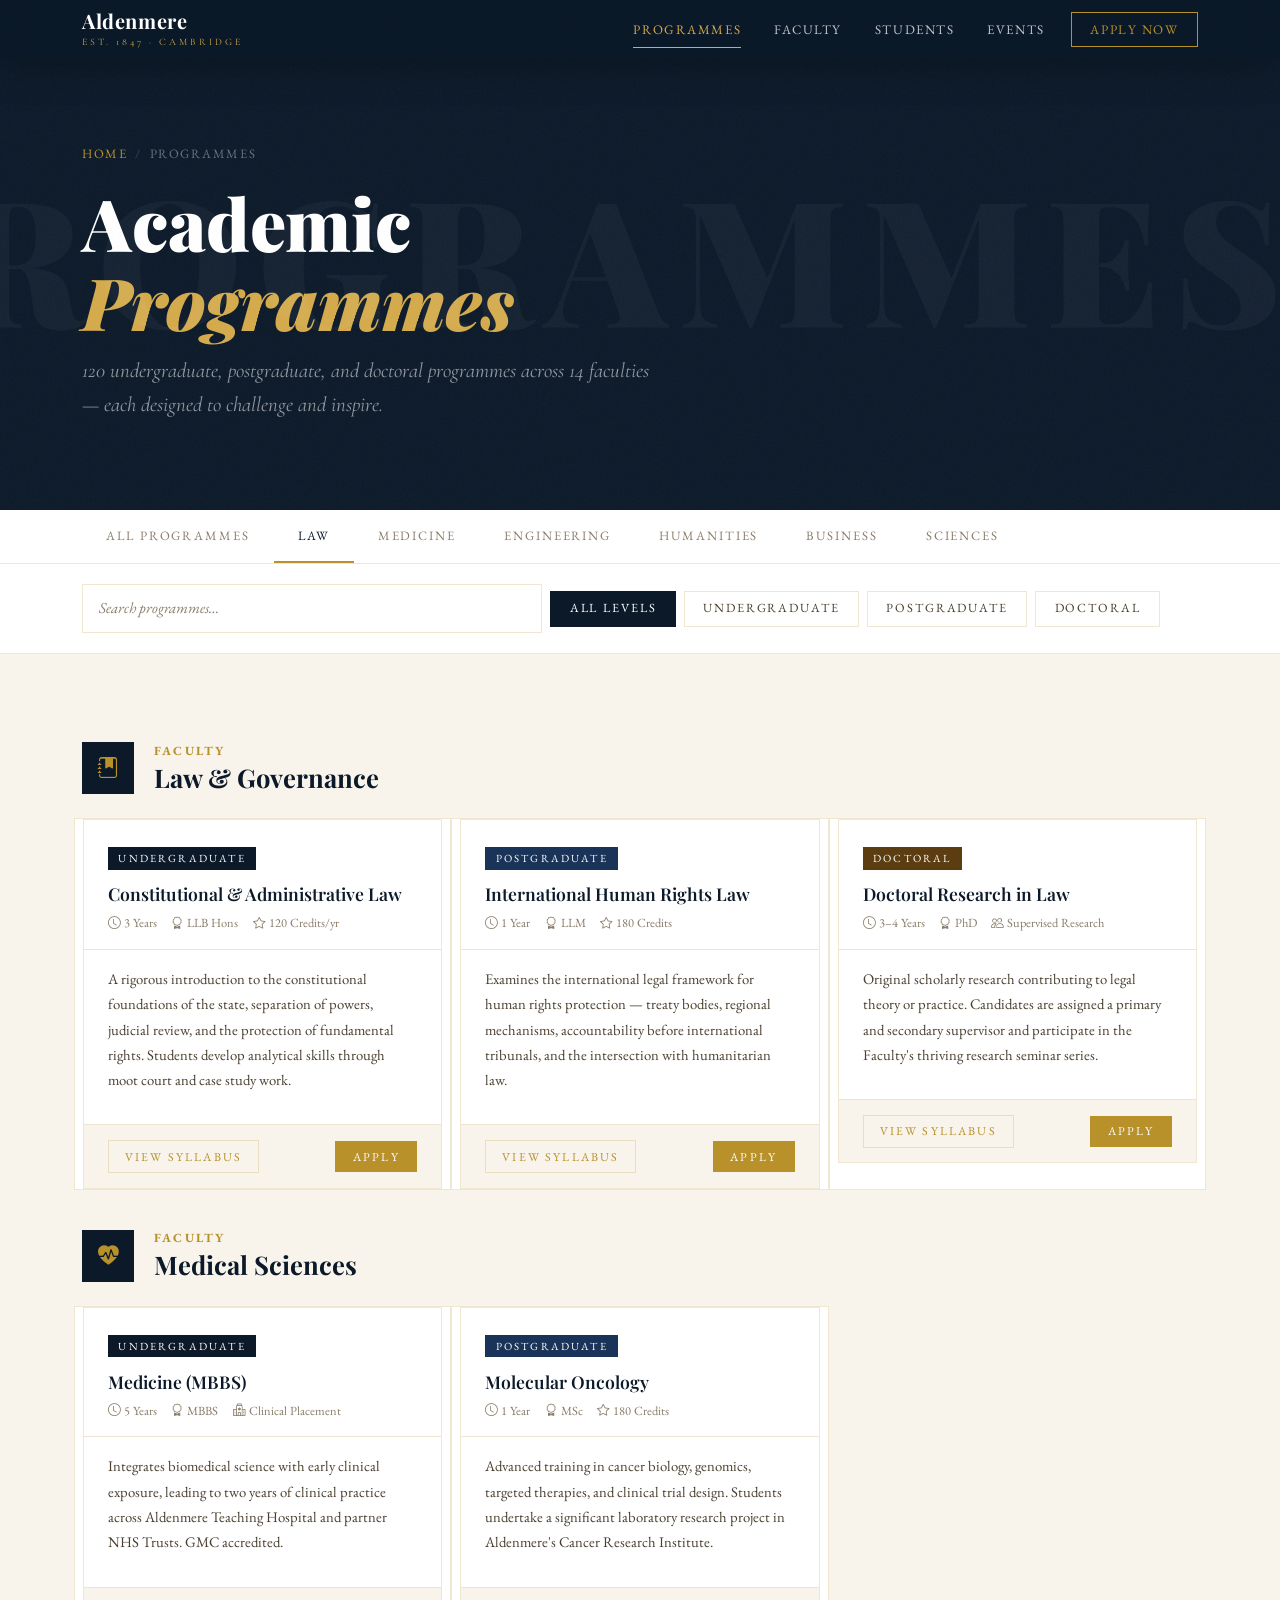
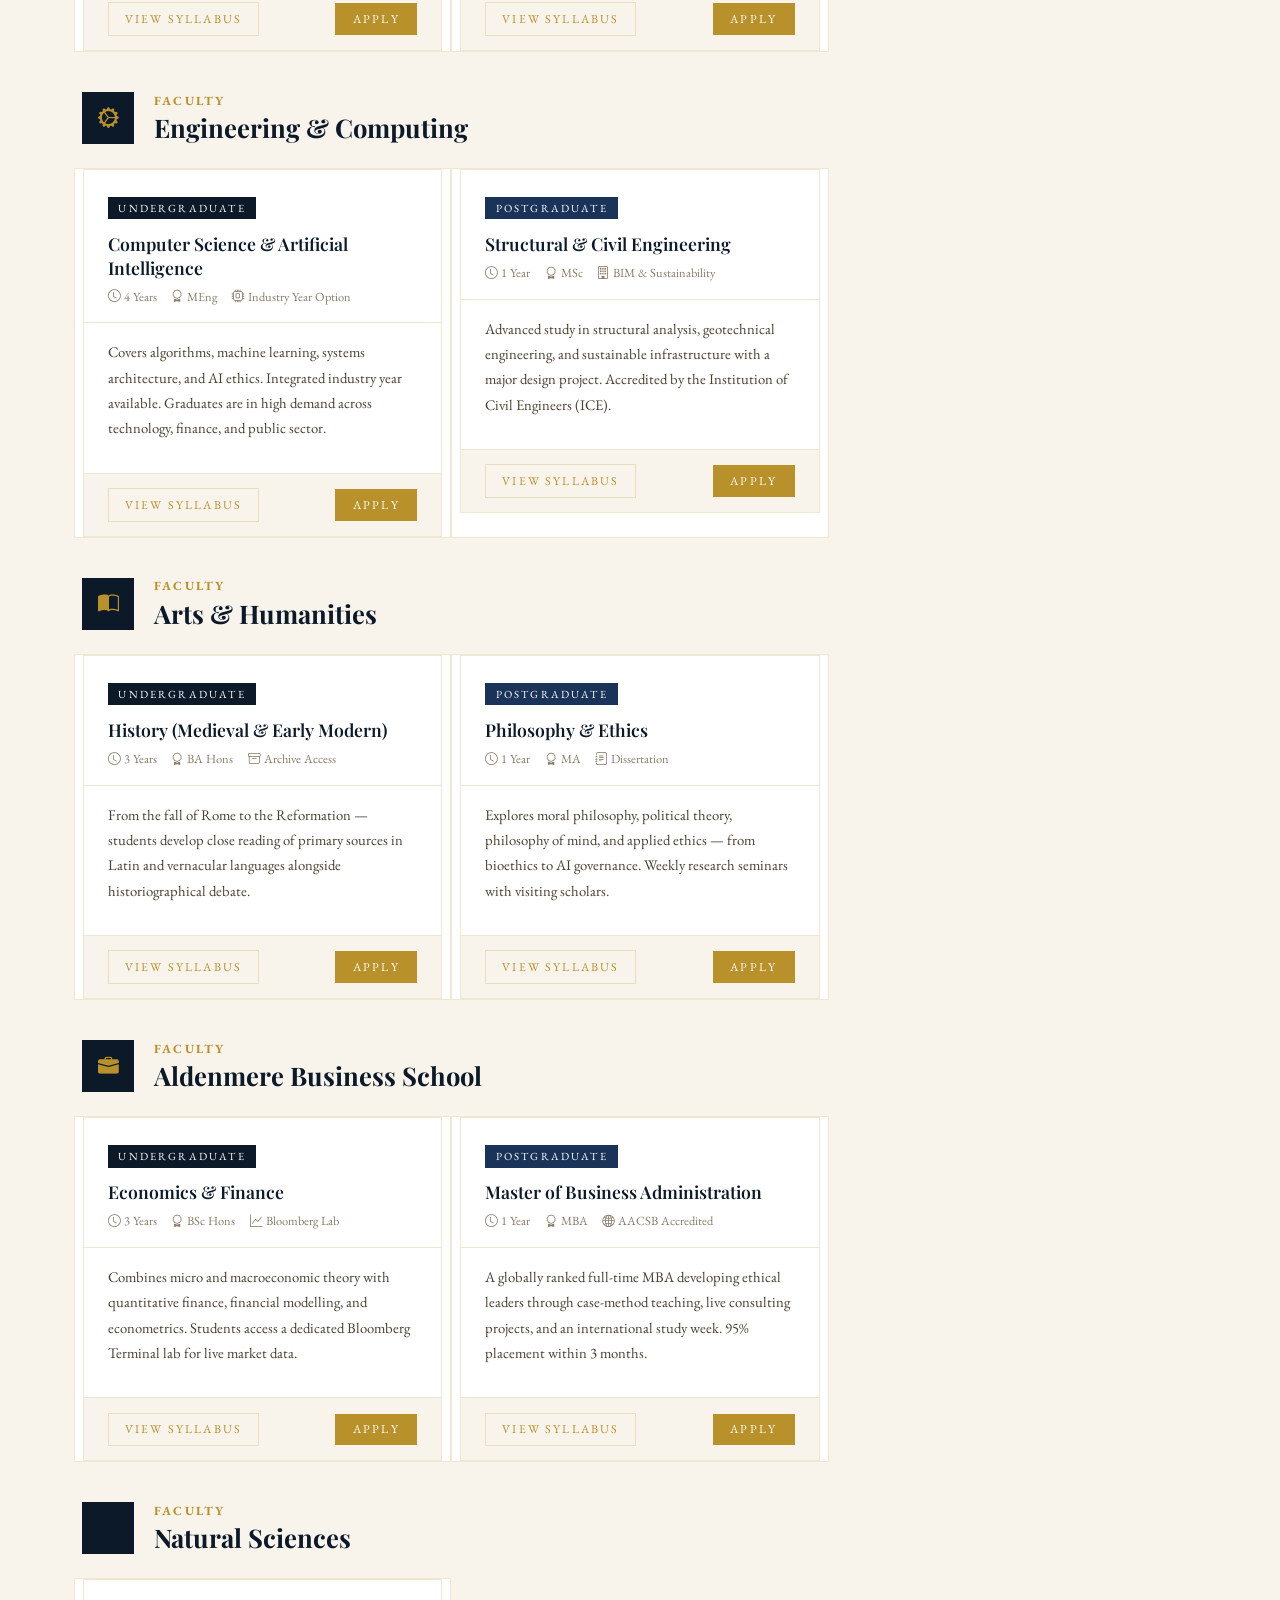
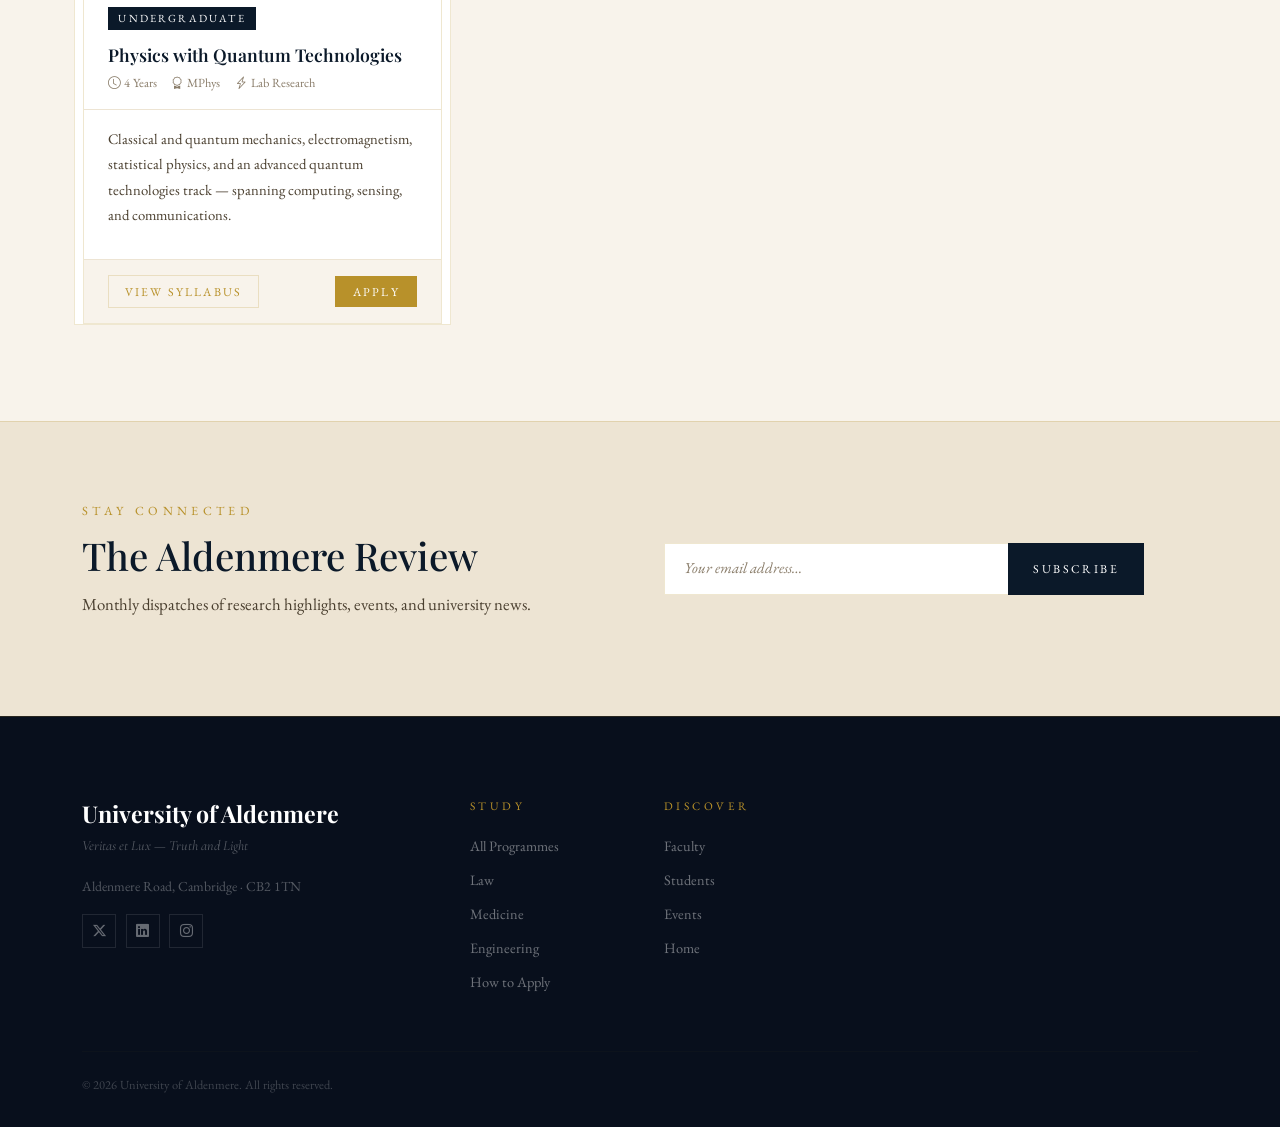
<file: courses.html>
<!DOCTYPE html>
<html lang="en">
<head>
  <meta charset="UTF-8" />
  <meta name="viewport" content="width=device-width, initial-scale=1.0" />
  <title>Programmes & Courses — Aldenmere University</title>
  <link href="https://cdn.jsdelivr.net/npm/bootstrap@5.3.3/dist/css/bootstrap.min.css" rel="stylesheet" />
  <link href="https://cdn.jsdelivr.net/npm/bootstrap-icons@1.11.3/font/bootstrap-icons.min.css" rel="stylesheet" />
  <link href="https://fonts.googleapis.com/css2?family=Playfair+Display:ital,wght@0,400;0,600;0,700;0,900;1,400;1,600&family=EB+Garamond:ital,wght@0,400;0,500;0,600;1,400&family=Cormorant+Garamond:ital,wght@0,300;0,400;1,300;1,400&display=swap" rel="stylesheet" />
  <link href="assets/shared.css" rel="stylesheet" />
  <style>
    /* ── Search & Filter Bar ──────────────────────── */
    .filter-bar {
      background: var(--white);
      border-bottom: 1px solid var(--border);
      padding: 1.25rem 0;
      position: sticky; top: 56px; z-index: 890;
    }
    .filter-btn {
      font-family: var(--font-body); font-size: .78rem;
      letter-spacing: .15em; text-transform: uppercase;
      padding: .48rem 1.15rem; border: 1px solid var(--border);
      background: transparent; color: var(--text-mid); cursor: pointer;
      border-radius: 0; transition: all var(--transition); white-space: nowrap;
    }
    .filter-btn.active, .filter-btn:hover {
      background: var(--navy); border-color: var(--navy); color: var(--white);
    }

    /* ── Faculty Section Heading ──────────────────── */
    .faculty-section-head {
      display: flex; align-items: center; gap: 1.25rem;
      padding: 2.5rem 0 1.5rem;
      border-top: 1px solid var(--border);
      margin-top: 1.5rem;
    }
    .faculty-section-head:first-of-type { border-top: none; margin-top: 0; }
    .faculty-icon-wrap {
      width: 52px; height: 52px; flex-shrink: 0;
      background: var(--navy); display: flex; align-items: center;
      justify-content: center; color: var(--gold); font-size: 1.3rem;
    }
    .faculty-section-name {
      font-family: var(--font-display); font-size: 1.6rem;
      font-weight: 700; color: var(--navy); line-height: 1.2;
    }
    .faculty-section-name span {
      font-family: var(--font-body); font-size: .78rem;
      letter-spacing: .18em; text-transform: uppercase;
      color: var(--gold); display: block; margin-bottom: .2rem;
    }

    /* ── Course Card ──────────────────────────────── */
    .course-card {
      background: var(--white); border: 1px solid var(--border);
      transition: border-color var(--transition), box-shadow var(--transition);
      overflow: hidden;
    }
    .course-card:hover { border-color: var(--gold); box-shadow: var(--shadow-sm); }
    .course-card-header {
      padding: 1.5rem 1.5rem 1rem;
      border-bottom: 1px solid var(--cream-dark);
    }
    .course-level {
      font-family: var(--font-body); font-size: .68rem;
      letter-spacing: .2em; text-transform: uppercase;
      color: var(--white); background: var(--navy);
      padding: .2rem .65rem; display: inline-block; margin-bottom: .8rem;
    }
    .course-level.ug  { background: var(--navy); }
    .course-level.pg  { background: var(--navy-light); }
    .course-level.phd { background: #5c3d11; }
    .course-name {
      font-family: var(--font-display); font-size: 1.1rem;
      font-weight: 600; color: var(--navy); line-height: 1.35; margin-bottom: .5rem;
    }
    .course-meta {
      display: flex; flex-wrap: wrap; gap: .6rem .9rem;
      font-family: var(--font-body); font-size: .78rem; color: var(--text-light);
    }
    .course-meta span i { margin-right: .25rem; }
    .course-card-body { padding: 1rem 1.5rem; }
    .course-desc {
      font-family: var(--font-body); font-size: .92rem;
      color: var(--text-mid); line-height: 1.72;
    }
    .course-card-footer {
      padding: .9rem 1.5rem;
      border-top: 1px solid var(--cream-dark);
      display: flex; justify-content: space-between; align-items: center;
      background: var(--cream);
    }
    .btn-syllabus {
      font-family: var(--font-body); font-size: .75rem;
      letter-spacing: .18em; text-transform: uppercase;
      color: var(--gold); background: transparent;
      border: 1px solid var(--border); padding: .42rem 1rem;
      cursor: pointer; border-radius: 0;
      transition: all var(--transition);
    }
    .btn-syllabus:hover { background: var(--navy); border-color: var(--navy); color: var(--white); }
    .btn-apply-course {
      font-family: var(--font-body); font-size: .75rem;
      letter-spacing: .18em; text-transform: uppercase;
      color: var(--white); background: var(--gold);
      border: none; padding: .42rem 1.1rem; cursor: pointer; border-radius: 0;
      transition: background var(--transition);
    }
    .btn-apply-course:hover { background: var(--gold-light); color: var(--navy); }

    /* ── Syllabus Modal ───────────────────────────── */
    .syllabus-section-title {
      font-family: var(--font-display); font-size: 1.05rem;
      font-weight: 700; color: var(--navy); margin: 1.5rem 0 .75rem;
      padding-bottom: .5rem; border-bottom: 1px solid var(--border);
    }
    .syllabus-section-title:first-child { margin-top: 0; }
    .outcomes-list {
      font-family: var(--font-body); font-size: .95rem;
      color: var(--text-mid); line-height: 1.7; padding-left: 1.25rem;
    }
    .outcomes-list li { margin-bottom: .35rem; }
    .week-table { width: 100%; border-collapse: collapse; font-family: var(--font-body); }
    .week-table th {
      background: var(--navy); color: var(--white);
      font-size: .72rem; letter-spacing: .18em; text-transform: uppercase;
      padding: .65rem .9rem; text-align: left; font-weight: 400;
    }
    .week-table td { padding: .65rem .9rem; border-bottom: 1px solid var(--cream-dark); font-size: .92rem; color: var(--text-mid); vertical-align: top; }
    .week-table tr:last-child td { border-bottom: none; }
    .week-table tr:nth-child(even) td { background: var(--cream); }
    .week-num { font-family: var(--font-display); font-weight: 700; color: var(--gold); font-size: .88rem; white-space: nowrap; }
    .assess-row { display: flex; justify-content: space-between; align-items: center; padding: .65rem 0; border-bottom: 1px solid var(--cream-dark); }
    .assess-row:last-child { border-bottom: none; }
    .assess-name { font-family: var(--font-body); font-size: .95rem; color: var(--text-mid); }
    .assess-pct { font-family: var(--font-display); font-weight: 700; font-size: 1rem; color: var(--navy); }
    .reading-item { font-family: var(--font-body); font-size: .92rem; color: var(--text-mid); line-height: 1.55; padding: .45rem 0; border-bottom: 1px solid var(--cream-dark); font-style: italic; }
    .reading-item:last-child { border-bottom: none; }
    .reading-author { font-style: normal; font-weight: 600; color: var(--navy); }
  </style>
</head>
<body>

<!-- ══ NAVBAR ══════════════════════════════════════════ -->
<nav id="mainNav" class="navbar navbar-expand-lg">
  <div class="container">
    <a class="navbar-brand-wrap" href="index.html">
      <span class="brand-name">Aldenmere</span>
      <span class="brand-est">Est. 1847 · Cambridge</span>
    </a>
    <button class="navbar-toggler" type="button" data-bs-toggle="collapse" data-bs-target="#navMenu">
      <span class="navbar-toggler-icon"></span>
    </button>
    <div class="collapse navbar-collapse" id="navMenu">
      <ul class="navbar-nav ms-auto align-items-lg-center gap-lg-1">
        <li class="nav-item"><a class="nav-link" href="courses.html" data-page="courses.html">Programmes</a></li>
        <li class="nav-item"><a class="nav-link" href="faculty.html" data-page="faculty.html">Faculty</a></li>
        <li class="nav-item"><a class="nav-link" href="students.html" data-page="students.html">Students</a></li>
        <li class="nav-item"><a class="nav-link" href="events.html" data-page="events.html">Events</a></li>
        <li class="nav-item ms-lg-2"><a class="nav-link nav-cta" href="#">Apply Now</a></li>
      </ul>
    </div>
  </div>
</nav>

<!-- ══ PAGE HEADER ════════════════════════════════════ -->
<header class="page-header">
  <div class="page-header-bg-text">PROGRAMMES</div>
  <div class="container">
    <div class="breadcrumb-nav"><a href="index.html">Home</a><span>/</span>Programmes</div>
    <h1 class="page-title">Academic<br><em>Programmes</em></h1>
    <p class="page-subtitle">120 undergraduate, postgraduate, and doctoral programmes across 14 faculties — each designed to challenge and inspire.</p>
  </div>
</header>

<!-- ══ SUB-NAV ═════════════════════════════════════════ -->
<nav class="sub-nav">
  <div class="container">
    <div class="sub-nav-inner">
      <a href="#all-courses" class="sub-nav-link active">All Programmes</a>
      <a href="#law" class="sub-nav-link">Law</a>
      <a href="#medicine" class="sub-nav-link">Medicine</a>
      <a href="#engineering" class="sub-nav-link">Engineering</a>
      <a href="#humanities" class="sub-nav-link">Humanities</a>
      <a href="#business" class="sub-nav-link">Business</a>
      <a href="#sciences" class="sub-nav-link">Sciences</a>
    </div>
  </div>
</nav>

<!-- ══ FILTER & SEARCH ════════════════════════════════ -->
<div class="filter-bar">
  <div class="container">
    <div class="row align-items-center g-2">
      <div class="col-md-5">
        <input type="search" class="form-control" placeholder="Search programmes…" data-search-target="course-card" />
      </div>
      <div class="col-md-7">
        <div class="d-flex gap-2 flex-wrap" data-filter-group="level">
          <button class="filter-btn active" data-filter="all">All Levels</button>
          <button class="filter-btn" data-filter="ug">Undergraduate</button>
          <button class="filter-btn" data-filter="pg">Postgraduate</button>
          <button class="filter-btn" data-filter="phd">Doctoral</button>
        </div>
      </div>
    </div>
  </div>
</div>

<!-- ══ COURSE LISTINGS ════════════════════════════════ -->
<section id="all-courses" style="padding:3rem 0 6rem; background:var(--cream);">
  <div class="container">

    <!-- ── LAW ─────────────────────────────────────── -->
    <div id="law">
      <div class="faculty-section-head">
        <div class="faculty-icon-wrap"><i class="bi bi-journal-bookmark-fill"></i></div>
        <div class="faculty-section-name">
          <span>Faculty</span>Law &amp; Governance
        </div>
      </div>
      <div class="row g-3">

        <!-- Course: Constitutional Law -->
        <div class="col-md-6 col-lg-4 course-card reveal" data-filter-target="level" data-filter-val="ug" data-search-text="constitutional law undergraduate llb 3 years law governance">
          <div class="course-card">
            <div class="course-card-header">
              <span class="course-level ug">Undergraduate</span>
              <div class="course-name">Constitutional &amp; Administrative Law</div>
              <div class="course-meta">
                <span><i class="bi bi-clock"></i>3 Years</span>
                <span><i class="bi bi-award"></i>LLB Hons</span>
                <span><i class="bi bi-star"></i>120 Credits/yr</span>
              </div>
            </div>
            <div class="course-card-body">
              <p class="course-desc">A rigorous introduction to the constitutional foundations of the state, separation of powers, judicial review, and the protection of fundamental rights. Students develop analytical skills through moot court and case study work.</p>
            </div>
            <div class="course-card-footer">
              <button class="btn-syllabus" data-bs-toggle="modal" data-bs-target="#modal-const-law">View Syllabus</button>
              <button class="btn-apply-course">Apply</button>
            </div>
          </div>
        </div>

        <!-- Course: International Law -->
        <div class="col-md-6 col-lg-4 course-card reveal reveal-delay-1" data-filter-target="level" data-filter-val="pg" data-search-text="international law postgraduate llm human rights">
          <div class="course-card">
            <div class="course-card-header">
              <span class="course-level pg">Postgraduate</span>
              <div class="course-name">International Human Rights Law</div>
              <div class="course-meta">
                <span><i class="bi bi-clock"></i>1 Year</span>
                <span><i class="bi bi-award"></i>LLM</span>
                <span><i class="bi bi-star"></i>180 Credits</span>
              </div>
            </div>
            <div class="course-card-body">
              <p class="course-desc">Examines the international legal framework for human rights protection — treaty bodies, regional mechanisms, accountability before international tribunals, and the intersection with humanitarian law.</p>
            </div>
            <div class="course-card-footer">
              <button class="btn-syllabus" data-bs-toggle="modal" data-bs-target="#modal-intl-law">View Syllabus</button>
              <button class="btn-apply-course">Apply</button>
            </div>
          </div>
        </div>

        <!-- Course: Law PhD -->
        <div class="col-md-6 col-lg-4 course-card reveal reveal-delay-2" data-filter-target="level" data-filter-val="phd" data-search-text="law doctoral phd research governance">
          <div class="course-card">
            <div class="course-card-header">
              <span class="course-level phd">Doctoral</span>
              <div class="course-name">Doctoral Research in Law</div>
              <div class="course-meta">
                <span><i class="bi bi-clock"></i>3–4 Years</span>
                <span><i class="bi bi-award"></i>PhD</span>
                <span><i class="bi bi-people"></i>Supervised Research</span>
              </div>
            </div>
            <div class="course-card-body">
              <p class="course-desc">Original scholarly research contributing to legal theory or practice. Candidates are assigned a primary and secondary supervisor and participate in the Faculty's thriving research seminar series.</p>
            </div>
            <div class="course-card-footer">
              <button class="btn-syllabus" data-bs-toggle="modal" data-bs-target="#modal-law-phd">View Syllabus</button>
              <button class="btn-apply-course">Apply</button>
            </div>
          </div>
        </div>

      </div>
    </div>

    <!-- ── MEDICINE ─────────────────────────────────── -->
    <div id="medicine">
      <div class="faculty-section-head">
        <div class="faculty-icon-wrap"><i class="bi bi-heart-pulse-fill"></i></div>
        <div class="faculty-section-name"><span>Faculty</span>Medical Sciences</div>
      </div>
      <div class="row g-3">
        <div class="col-md-6 col-lg-4 course-card reveal" data-filter-target="level" data-filter-val="ug" data-search-text="mbbs medicine clinical undergraduate 5 years">
          <div class="course-card">
            <div class="course-card-header">
              <span class="course-level ug">Undergraduate</span>
              <div class="course-name">Medicine (MBBS)</div>
              <div class="course-meta">
                <span><i class="bi bi-clock"></i>5 Years</span>
                <span><i class="bi bi-award"></i>MBBS</span>
                <span><i class="bi bi-hospital"></i>Clinical Placement</span>
              </div>
            </div>
            <div class="course-card-body">
              <p class="course-desc">Integrates biomedical science with early clinical exposure, leading to two years of clinical practice across Aldenmere Teaching Hospital and partner NHS Trusts. GMC accredited.</p>
            </div>
            <div class="course-card-footer">
              <button class="btn-syllabus" data-bs-toggle="modal" data-bs-target="#modal-mbbs">View Syllabus</button>
              <button class="btn-apply-course">Apply</button>
            </div>
          </div>
        </div>
        <div class="col-md-6 col-lg-4 course-card reveal reveal-delay-1" data-filter-target="level" data-filter-val="pg" data-search-text="molecular oncology cancer postgraduate msc research">
          <div class="course-card">
            <div class="course-card-header">
              <span class="course-level pg">Postgraduate</span>
              <div class="course-name">Molecular Oncology</div>
              <div class="course-meta">
                <span><i class="bi bi-clock"></i>1 Year</span>
                <span><i class="bi bi-award"></i>MSc</span>
                <span><i class="bi bi-star"></i>180 Credits</span>
              </div>
            </div>
            <div class="course-card-body">
              <p class="course-desc">Advanced training in cancer biology, genomics, targeted therapies, and clinical trial design. Students undertake a significant laboratory research project in Aldenmere's Cancer Research Institute.</p>
            </div>
            <div class="course-card-footer">
              <button class="btn-syllabus" data-bs-toggle="modal" data-bs-target="#modal-oncology">View Syllabus</button>
              <button class="btn-apply-course">Apply</button>
            </div>
          </div>
        </div>
      </div>
    </div>

    <!-- ── ENGINEERING ──────────────────────────────── -->
    <div id="engineering">
      <div class="faculty-section-head">
        <div class="faculty-icon-wrap"><i class="bi bi-gear-wide-connected"></i></div>
        <div class="faculty-section-name"><span>Faculty</span>Engineering &amp; Computing</div>
      </div>
      <div class="row g-3">
        <div class="col-md-6 col-lg-4 course-card reveal" data-filter-target="level" data-filter-val="ug" data-search-text="computer science engineering undergraduate beng 4 years computing">
          <div class="course-card">
            <div class="course-card-header">
              <span class="course-level ug">Undergraduate</span>
              <div class="course-name">Computer Science &amp; Artificial Intelligence</div>
              <div class="course-meta">
                <span><i class="bi bi-clock"></i>4 Years</span>
                <span><i class="bi bi-award"></i>MEng</span>
                <span><i class="bi bi-cpu"></i>Industry Year Option</span>
              </div>
            </div>
            <div class="course-card-body">
              <p class="course-desc">Covers algorithms, machine learning, systems architecture, and AI ethics. Integrated industry year available. Graduates are in high demand across technology, finance, and public sector.</p>
            </div>
            <div class="course-card-footer">
              <button class="btn-syllabus" data-bs-toggle="modal" data-bs-target="#modal-cs">View Syllabus</button>
              <button class="btn-apply-course">Apply</button>
            </div>
          </div>
        </div>
        <div class="col-md-6 col-lg-4 course-card reveal reveal-delay-1" data-filter-target="level" data-filter-val="pg" data-search-text="civil engineering infrastructure postgraduate meng">
          <div class="course-card">
            <div class="course-card-header">
              <span class="course-level pg">Postgraduate</span>
              <div class="course-name">Structural &amp; Civil Engineering</div>
              <div class="course-meta">
                <span><i class="bi bi-clock"></i>1 Year</span>
                <span><i class="bi bi-award"></i>MSc</span>
                <span><i class="bi bi-building"></i>BIM &amp; Sustainability</span>
              </div>
            </div>
            <div class="course-card-body">
              <p class="course-desc">Advanced study in structural analysis, geotechnical engineering, and sustainable infrastructure with a major design project. Accredited by the Institution of Civil Engineers (ICE).</p>
            </div>
            <div class="course-card-footer">
              <button class="btn-syllabus" data-bs-toggle="modal" data-bs-target="#modal-civil">View Syllabus</button>
              <button class="btn-apply-course">Apply</button>
            </div>
          </div>
        </div>
      </div>
    </div>

    <!-- ── HUMANITIES ───────────────────────────────── -->
    <div id="humanities">
      <div class="faculty-section-head">
        <div class="faculty-icon-wrap"><i class="bi bi-book-half"></i></div>
        <div class="faculty-section-name"><span>Faculty</span>Arts &amp; Humanities</div>
      </div>
      <div class="row g-3">
        <div class="col-md-6 col-lg-4 course-card reveal" data-filter-target="level" data-filter-val="ug" data-search-text="history medieval modern undergraduate ba arts humanities">
          <div class="course-card">
            <div class="course-card-header">
              <span class="course-level ug">Undergraduate</span>
              <div class="course-name">History (Medieval &amp; Early Modern)</div>
              <div class="course-meta">
                <span><i class="bi bi-clock"></i>3 Years</span>
                <span><i class="bi bi-award"></i>BA Hons</span>
                <span><i class="bi bi-archive"></i>Archive Access</span>
              </div>
            </div>
            <div class="course-card-body">
              <p class="course-desc">From the fall of Rome to the Reformation — students develop close reading of primary sources in Latin and vernacular languages alongside historiographical debate.</p>
            </div>
            <div class="course-card-footer">
              <button class="btn-syllabus" data-bs-toggle="modal" data-bs-target="#modal-history">View Syllabus</button>
              <button class="btn-apply-course">Apply</button>
            </div>
          </div>
        </div>
        <div class="col-md-6 col-lg-4 course-card reveal reveal-delay-1" data-filter-target="level" data-filter-val="pg" data-search-text="philosophy ethics postgraduate ma">
          <div class="course-card">
            <div class="course-card-header">
              <span class="course-level pg">Postgraduate</span>
              <div class="course-name">Philosophy &amp; Ethics</div>
              <div class="course-meta">
                <span><i class="bi bi-clock"></i>1 Year</span>
                <span><i class="bi bi-award"></i>MA</span>
                <span><i class="bi bi-journal-text"></i>Dissertation</span>
              </div>
            </div>
            <div class="course-card-body">
              <p class="course-desc">Explores moral philosophy, political theory, philosophy of mind, and applied ethics — from bioethics to AI governance. Weekly research seminars with visiting scholars.</p>
            </div>
            <div class="course-card-footer">
              <button class="btn-syllabus" data-bs-toggle="modal" data-bs-target="#modal-philosophy">View Syllabus</button>
              <button class="btn-apply-course">Apply</button>
            </div>
          </div>
        </div>
      </div>
    </div>

    <!-- ── BUSINESS ─────────────────────────────────── -->
    <div id="business">
      <div class="faculty-section-head">
        <div class="faculty-icon-wrap"><i class="bi bi-briefcase-fill"></i></div>
        <div class="faculty-section-name"><span>Faculty</span>Aldenmere Business School</div>
      </div>
      <div class="row g-3">
        <div class="col-md-6 col-lg-4 course-card reveal" data-filter-target="level" data-filter-val="ug" data-search-text="economics finance undergraduate bsc business">
          <div class="course-card">
            <div class="course-card-header">
              <span class="course-level ug">Undergraduate</span>
              <div class="course-name">Economics &amp; Finance</div>
              <div class="course-meta">
                <span><i class="bi bi-clock"></i>3 Years</span>
                <span><i class="bi bi-award"></i>BSc Hons</span>
                <span><i class="bi bi-graph-up"></i>Bloomberg Lab</span>
              </div>
            </div>
            <div class="course-card-body">
              <p class="course-desc">Combines micro and macroeconomic theory with quantitative finance, financial modelling, and econometrics. Students access a dedicated Bloomberg Terminal lab for live market data.</p>
            </div>
            <div class="course-card-footer">
              <button class="btn-syllabus" data-bs-toggle="modal" data-bs-target="#modal-economics">View Syllabus</button>
              <button class="btn-apply-course">Apply</button>
            </div>
          </div>
        </div>
        <div class="col-md-6 col-lg-4 course-card reveal reveal-delay-1" data-filter-target="level" data-filter-val="pg" data-search-text="mba business administration postgraduate management leadership">
          <div class="course-card">
            <div class="course-card-header">
              <span class="course-level pg">Postgraduate</span>
              <div class="course-name">Master of Business Administration</div>
              <div class="course-meta">
                <span><i class="bi bi-clock"></i>1 Year</span>
                <span><i class="bi bi-award"></i>MBA</span>
                <span><i class="bi bi-globe2"></i>AACSB Accredited</span>
              </div>
            </div>
            <div class="course-card-body">
              <p class="course-desc">A globally ranked full-time MBA developing ethical leaders through case-method teaching, live consulting projects, and an international study week. 95% placement within 3 months.</p>
            </div>
            <div class="course-card-footer">
              <button class="btn-syllabus" data-bs-toggle="modal" data-bs-target="#modal-mba">View Syllabus</button>
              <button class="btn-apply-course">Apply</button>
            </div>
          </div>
        </div>
      </div>
    </div>

    <!-- ── SCIENCES ─────────────────────────────────── -->
    <div id="sciences">
      <div class="faculty-section-head">
        <div class="faculty-icon-wrap"><i class="bi bi-atom"></i></div>
        <div class="faculty-section-name"><span>Faculty</span>Natural Sciences</div>
      </div>
      <div class="row g-3">
        <div class="col-md-6 col-lg-4 course-card reveal" data-filter-target="level" data-filter-val="ug" data-search-text="physics quantum undergraduate bsc natural sciences">
          <div class="course-card">
            <div class="course-card-header">
              <span class="course-level ug">Undergraduate</span>
              <div class="course-name">Physics with Quantum Technologies</div>
              <div class="course-meta">
                <span><i class="bi bi-clock"></i>4 Years</span>
                <span><i class="bi bi-award"></i>MPhys</span>
                <span><i class="bi bi-lightning-charge"></i>Lab Research</span>
              </div>
            </div>
            <div class="course-card-body">
              <p class="course-desc">Classical and quantum mechanics, electromagnetism, statistical physics, and an advanced quantum technologies track — spanning computing, sensing, and communications.</p>
            </div>
            <div class="course-card-footer">
              <button class="btn-syllabus" data-bs-toggle="modal" data-bs-target="#modal-physics">View Syllabus</button>
              <button class="btn-apply-course">Apply</button>
            </div>
          </div>
        </div>
      </div>
    </div>

  </div><!-- /container -->
</section>

<!-- ══ SYLLABUS MODALS ════════════════════════════════ -->

<!-- Constitutional Law -->
<div class="modal fade" id="modal-const-law" tabindex="-1">
  <div class="modal-dialog modal-lg modal-dialog-scrollable">
    <div class="modal-content">
      <div class="modal-header">
        <div>
          <div style="font-family:var(--font-body);font-size:.7rem;letter-spacing:.2em;text-transform:uppercase;color:var(--gold);margin-bottom:.3rem;">LLB Hons · 3 Years · 360 Credits</div>
          <h5 class="modal-title">Constitutional &amp; Administrative Law</h5>
        </div>
        <button type="button" class="btn-close" data-bs-dismiss="modal"></button>
      </div>
      <div class="modal-body">
        <p style="font-family:var(--font-body);color:var(--text-mid);line-height:1.8;">This programme offers a comprehensive grounding in public law, developing the analytical, research, and advocacy skills required for practice, policy-making, and legal scholarship.</p>

        <div class="syllabus-section-title">Learning Outcomes</div>
        <ul class="outcomes-list">
          <li>Analyse the constitutional principles underpinning UK, EU, and comparative legal systems.</li>
          <li>Critically evaluate the role of judicial review in controlling executive power.</li>
          <li>Apply statutory interpretation to complex factual scenarios.</li>
          <li>Construct cogent oral and written legal arguments under time pressure.</li>
          <li>Engage with primary sources including Acts of Parliament, case law, and treaty texts.</li>
        </ul>

        <div class="syllabus-section-title">Year 1 — Foundations of Law</div>
        <table class="week-table">
          <thead><tr><th style="width:90px;">Term/Week</th><th>Topic</th><th>Method</th></tr></thead>
          <tbody>
            <tr><td><span class="week-num">T1 W1–3</span></td><td>Sources of Law; the English Legal System; Parliamentary Sovereignty</td><td>Lecture + Seminar</td></tr>
            <tr><td><span class="week-num">T1 W4–6</span></td><td>Constitutional Conventions; Rule of Law; Separation of Powers</td><td>Lecture + Moot</td></tr>
            <tr><td><span class="week-num">T1 W7–8</span></td><td>Prerogative Powers; the Crown and Executive Authority</td><td>Seminar</td></tr>
            <tr><td><span class="week-num">T2 W1–4</span></td><td>Introduction to Judicial Review: Grounds and Procedure</td><td>Lecture + Case Study</td></tr>
            <tr><td><span class="week-num">T2 W5–8</span></td><td>Human Rights Act 1998; ECHR Articles and Domestic Application</td><td>Lecture + Seminar</td></tr>
            <tr><td><span class="week-num">T3</span></td><td>Revision; Formative Moot Problem; Examination Preparation</td><td>Workshop</td></tr>
          </tbody>
        </table>

        <div class="syllabus-section-title" style="margin-top:1.5rem;">Year 2 — Substantive Public Law</div>
        <table class="week-table">
          <thead><tr><th style="width:90px;">Term/Week</th><th>Topic</th><th>Method</th></tr></thead>
          <tbody>
            <tr><td><span class="week-num">T1</span></td><td>Administrative Decision-Making; Procedural Fairness; Legitimate Expectations</td><td>Lecture + Seminar</td></tr>
            <tr><td><span class="week-num">T2</span></td><td>Proportionality and Rights Review; EU Retained Law; Devolution</td><td>Seminar + Research</td></tr>
            <tr><td><span class="week-num">T3</span></td><td>Public Law Dissertation Preparation; Elective Module Begins</td><td>Supervisory</td></tr>
          </tbody>
        </table>

        <div class="syllabus-section-title" style="margin-top:1.5rem;">Year 3 — Advanced Study &amp; Dissertation</div>
        <p style="font-family:var(--font-body);font-size:.92rem;color:var(--text-mid);line-height:1.75;">Students complete two advanced elective modules (e.g., International Law, Criminal Justice, Environmental Law) and produce a 12,000-word dissertation on an approved public law topic.</p>

        <div class="syllabus-section-title">Assessment</div>
        <div>
          <div class="assess-row"><span class="assess-name">End-of-Year Examinations (Years 1 &amp; 2)</span><span class="assess-pct">50%</span></div>
          <div class="assess-row"><span class="assess-name">Coursework Essays &amp; Problem Questions</span><span class="assess-pct">25%</span></div>
          <div class="assess-row"><span class="assess-name">Moot Court Performance</span><span class="assess-pct">10%</span></div>
          <div class="assess-row"><span class="assess-name">Dissertation (Year 3)</span><span class="assess-pct">15%</span></div>
        </div>

        <div class="syllabus-section-title">Core Reading</div>
        <div class="reading-item"><span class="reading-author">Dicey, A.V.</span> — <em>Introduction to the Study of the Law of the Constitution</em> (10th ed.)</div>
        <div class="reading-item"><span class="reading-author">Wade & Forsyth</span> — <em>Administrative Law</em> (12th ed., OUP)</div>
        <div class="reading-item"><span class="reading-author">Jowell, Birkinshaw & Le Sueur</span> — <em>De Smith's Judicial Review</em> (8th ed.)</div>
        <div class="reading-item"><span class="reading-author">Laws LJ</span> — <em>The Common Law Constitution</em> (Cambridge, 2014)</div>
      </div>
      <div class="modal-footer">
        <a href="#" class="btn-navy" style="font-size:.78rem;">Download Full Prospectus (PDF)</a>
        <button class="btn-gold" style="font-size:.78rem;">Apply for This Programme</button>
      </div>
    </div>
  </div>
</div>

<!-- MBBS Syllabus -->
<div class="modal fade" id="modal-mbbs" tabindex="-1">
  <div class="modal-dialog modal-lg modal-dialog-scrollable">
    <div class="modal-content">
      <div class="modal-header">
        <div>
          <div style="font-family:var(--font-body);font-size:.7rem;letter-spacing:.2em;text-transform:uppercase;color:var(--gold);margin-bottom:.3rem;">MBBS · 5 Years · GMC Accredited</div>
          <h5 class="modal-title">Medicine (MBBS)</h5>
        </div>
        <button type="button" class="btn-close" data-bs-dismiss="modal"></button>
      </div>
      <div class="modal-body">
        <p style="font-family:var(--font-body);color:var(--text-mid);line-height:1.8;">A five-year integrated programme in which biomedical science and early clinical exposure are woven together from Year 1. Years 4–5 are clinical, based at Aldenmere Teaching Hospital and partner NHS Trusts.</p>

        <div class="syllabus-section-title">Learning Outcomes</div>
        <ul class="outcomes-list">
          <li>Demonstrate a comprehensive understanding of human anatomy, physiology, and pathology.</li>
          <li>Perform a systematic clinical history and physical examination across all major specialties.</li>
          <li>Apply evidence-based medicine principles to diagnostic and therapeutic decision-making.</li>
          <li>Communicate effectively with patients, families, and multidisciplinary teams.</li>
          <li>Reflect critically on ethical dilemmas in clinical practice.</li>
        </ul>

        <div class="syllabus-section-title">Programme Structure</div>
        <table class="week-table">
          <thead><tr><th>Year</th><th>Theme</th><th>Key Modules</th></tr></thead>
          <tbody>
            <tr><td><span class="week-num">Year 1</span></td><td>Foundations of Medical Science</td><td>Anatomy, Cell Biology, Biochemistry, Introduction to Clinical Method</td></tr>
            <tr><td><span class="week-num">Year 2</span></td><td>Systems &amp; Disease</td><td>Cardiovascular, Respiratory, GI, Neuroscience, Pharmacology</td></tr>
            <tr><td><span class="week-num">Year 3</span></td><td>Clinical &amp; Translational</td><td>Pathology, Microbiology, Applied Pharmacology, SSC Project</td></tr>
            <tr><td><span class="week-num">Year 4</span></td><td>Core Clinical Rotations</td><td>Medicine, Surgery, Paediatrics, Psychiatry, O&amp;G, GP</td></tr>
            <tr><td><span class="week-num">Year 5</span></td><td>Advanced Clinical Practice</td><td>Sub-specialty Elective, Foundation Preparation, OSCEs</td></tr>
          </tbody>
        </table>

        <div class="syllabus-section-title">Assessment</div>
        <div>
          <div class="assess-row"><span class="assess-name">Written Examinations (Years 1–3)</span><span class="assess-pct">40%</span></div>
          <div class="assess-row"><span class="assess-name">OSCEs — Objective Structured Clinical Examinations</span><span class="assess-pct">30%</span></div>
          <div class="assess-row"><span class="assess-name">Clinical Portfolio &amp; Workplace-Based Assessments</span><span class="assess-pct">20%</span></div>
          <div class="assess-row"><span class="assess-name">SSC Research Project (Year 3)</span><span class="assess-pct">10%</span></div>
        </div>

        <div class="syllabus-section-title">Elective Opportunities</div>
        <p style="font-family:var(--font-body);font-size:.92rem;color:var(--text-mid);line-height:1.75;">All students undertake an 8-week elective in Year 5. Popular destinations include WHO Geneva, MSF field hospitals, and partner universities in the USA, Australia, and South Africa.</p>
      </div>
      <div class="modal-footer">
        <a href="#" class="btn-navy" style="font-size:.78rem;">Download Full Prospectus (PDF)</a>
        <button class="btn-gold" style="font-size:.78rem;">Apply for This Programme</button>
      </div>
    </div>
  </div>
</div>

<!-- CS Syllabus -->
<div class="modal fade" id="modal-cs" tabindex="-1">
  <div class="modal-dialog modal-lg modal-dialog-scrollable">
    <div class="modal-content">
      <div class="modal-header">
        <div>
          <div style="font-family:var(--font-body);font-size:.7rem;letter-spacing:.2em;text-transform:uppercase;color:var(--gold);margin-bottom:.3rem;">MEng · 4 Years · Industry Year Option</div>
          <h5 class="modal-title">Computer Science &amp; Artificial Intelligence</h5>
        </div>
        <button type="button" class="btn-close" data-bs-dismiss="modal"></button>
      </div>
      <div class="modal-body">
        <p style="font-family:var(--font-body);color:var(--text-mid);line-height:1.8;">A rigorous MEng programme combining theoretical computer science with hands-on software engineering, machine learning, and AI systems. An optional industry year is available after Year 2.</p>

        <div class="syllabus-section-title">Year 1 Weekly Schedule (Sample)</div>
        <table class="week-table">
          <thead><tr><th style="width:80px;">Week</th><th>Topic</th><th>Lab / Project</th></tr></thead>
          <tbody>
            <tr><td><span class="week-num">1–2</span></td><td>Introduction to Programming (Python); Computational Thinking</td><td>Python Lab 1: Data Structures</td></tr>
            <tr><td><span class="week-num">3–4</span></td><td>Discrete Mathematics: Sets, Logic, Proof Techniques</td><td>Problem Set 1</td></tr>
            <tr><td><span class="week-num">5–6</span></td><td>Algorithms: Sorting, Searching, Complexity Analysis (Big-O)</td><td>Lab: Implementing QuickSort</td></tr>
            <tr><td><span class="week-num">7–8</span></td><td>Computer Architecture; Memory Hierarchy; Assembly Fundamentals</td><td>x86 Lab</td></tr>
            <tr><td><span class="week-num">9–10</span></td><td>Operating Systems Concepts; Processes &amp; Threads</td><td>OS Simulation Project</td></tr>
            <tr><td><span class="week-num">11–12</span></td><td>Introduction to Machine Learning; Linear Models; Gradient Descent</td><td>Scikit-Learn Lab</td></tr>
            <tr><td><span class="week-num">13</span></td><td>Review; Group Hackathon; Portfolio Submission</td><td>Hackathon</td></tr>
          </tbody>
        </table>

        <div class="syllabus-section-title" style="margin-top:1.5rem;">Years 2–4 Highlights</div>
        <table class="week-table">
          <thead><tr><th>Year</th><th>Core Modules</th></tr></thead>
          <tbody>
            <tr><td><span class="week-num">Year 2</span></td><td>Deep Learning, Databases, Networks &amp; Security, Software Engineering, Statistics</td></tr>
            <tr><td><span class="week-num">Yr 3 / Ind.</span></td><td>Industry Placement (optional) OR: Computer Vision, NLP, Distributed Systems, Ethics in AI</td></tr>
            <tr><td><span class="week-num">Year 4</span></td><td>MEng Research Project, Advanced AI Electives, Entrepreneurship Module</td></tr>
          </tbody>
        </table>

        <div class="syllabus-section-title">Assessment</div>
        <div>
          <div class="assess-row"><span class="assess-name">Written Examinations</span><span class="assess-pct">35%</span></div>
          <div class="assess-row"><span class="assess-name">Programming Coursework &amp; Labs</span><span class="assess-pct">30%</span></div>
          <div class="assess-row"><span class="assess-name">Group Project (Year 2)</span><span class="assess-pct">10%</span></div>
          <div class="assess-row"><span class="assess-name">MEng Research Dissertation (Year 4)</span><span class="assess-pct">25%</span></div>
        </div>
      </div>
      <div class="modal-footer">
        <a href="#" class="btn-navy" style="font-size:.78rem;">Download Full Prospectus (PDF)</a>
        <button class="btn-gold" style="font-size:.78rem;">Apply for This Programme</button>
      </div>
    </div>
  </div>
</div>

<!-- Stub modals for remaining courses -->
<div class="modal fade" id="modal-intl-law" tabindex="-1"><div class="modal-dialog modal-lg"><div class="modal-content"><div class="modal-header"><h5 class="modal-title">International Human Rights Law — LLM</h5><button class="btn-close" data-bs-dismiss="modal"></button></div><div class="modal-body"><p style="font-family:var(--font-body);line-height:1.8;color:var(--text-mid);">Full syllabus available upon request. This programme covers international treaty regimes, UN mechanisms, regional human rights courts, and a 15,000-word dissertation. Contact the Admissions Office for the detailed course handbook.</p></div><div class="modal-footer"><button class="btn-gold" style="font-size:.78rem;">Apply for This Programme</button></div></div></div></div>

<div class="modal fade" id="modal-law-phd" tabindex="-1"><div class="modal-dialog modal-lg"><div class="modal-content"><div class="modal-header"><h5 class="modal-title">Doctoral Research in Law — PhD</h5><button class="btn-close" data-bs-dismiss="modal"></button></div><div class="modal-body"><p style="font-family:var(--font-body);line-height:1.8;color:var(--text-mid);">Candidates develop an original thesis under dual supervision. Research training modules, research ethics, and annual progression reviews are required. Please contact the Graduate Admissions team to discuss a prospective supervisor.</p></div><div class="modal-footer"><button class="btn-gold" style="font-size:.78rem;">Apply for This Programme</button></div></div></div></div>

<div class="modal fade" id="modal-oncology" tabindex="-1"><div class="modal-dialog modal-lg"><div class="modal-content"><div class="modal-header"><h5 class="modal-title">Molecular Oncology — MSc</h5><button class="btn-close" data-bs-dismiss="modal"></button></div><div class="modal-body"><p style="font-family:var(--font-body);line-height:1.8;color:var(--text-mid);">Core modules: Cancer Genomics, Drug Discovery &amp; Development, Immunotherapy, Clinical Trial Design. Research project (60 credits) in the Aldenmere Cancer Research Institute.</p></div><div class="modal-footer"><button class="btn-gold" style="font-size:.78rem;">Apply for This Programme</button></div></div></div></div>

<div class="modal fade" id="modal-civil" tabindex="-1"><div class="modal-dialog modal-lg"><div class="modal-content"><div class="modal-header"><h5 class="modal-title">Structural &amp; Civil Engineering — MSc</h5><button class="btn-close" data-bs-dismiss="modal"></button></div><div class="modal-body"><p style="font-family:var(--font-body);line-height:1.8;color:var(--text-mid);">Modules: Advanced Structural Analysis, Geotechnics, Sustainable Infrastructure, BIM &amp; Digital Engineering, Major Design Project. ICE accredited for Chartered Engineer status.</p></div><div class="modal-footer"><button class="btn-gold" style="font-size:.78rem;">Apply for This Programme</button></div></div></div></div>

<div class="modal fade" id="modal-history" tabindex="-1"><div class="modal-dialog modal-lg"><div class="modal-content"><div class="modal-header"><h5 class="modal-title">History (Medieval &amp; Early Modern) — BA Hons</h5><button class="btn-close" data-bs-dismiss="modal"></button></div><div class="modal-body"><p style="font-family:var(--font-body);line-height:1.8;color:var(--text-mid);">Year 1: Medieval Europe 500–1300; Year 2: The Later Middle Ages &amp; Reformation (with Latin source reading); Year 3: Dissertation (10,000 words) and two advanced special subjects. Regular visits to the Special Collections archive.</p></div><div class="modal-footer"><button class="btn-gold" style="font-size:.78rem;">Apply for This Programme</button></div></div></div></div>

<div class="modal fade" id="modal-philosophy" tabindex="-1"><div class="modal-dialog modal-lg"><div class="modal-content"><div class="modal-header"><h5 class="modal-title">Philosophy &amp; Ethics — MA</h5><button class="btn-close" data-bs-dismiss="modal"></button></div><div class="modal-body"><p style="font-family:var(--font-body);line-height:1.8;color:var(--text-mid);">Modules: Metaethics, Political Philosophy, Philosophy of Mind, Applied Ethics (Bioethics / AI / Global Justice). 15,000-word dissertation with a dedicated supervisor from the Philosophy Department.</p></div><div class="modal-footer"><button class="btn-gold" style="font-size:.78rem;">Apply for This Programme</button></div></div></div></div>

<div class="modal fade" id="modal-economics" tabindex="-1"><div class="modal-dialog modal-lg"><div class="modal-content"><div class="modal-header"><h5 class="modal-title">Economics &amp; Finance — BSc Hons</h5><button class="btn-close" data-bs-dismiss="modal"></button></div><div class="modal-body"><p style="font-family:var(--font-body);line-height:1.8;color:var(--text-mid);">Year 1: Micro/Macro Foundations, Quantitative Methods. Year 2: Econometrics, Corporate Finance, International Trade. Year 3: Financial Markets Elective, Applied Research Project or Dissertation.</p></div><div class="modal-footer"><button class="btn-gold" style="font-size:.78rem;">Apply for This Programme</button></div></div></div></div>

<div class="modal fade" id="modal-mba" tabindex="-1"><div class="modal-dialog modal-lg"><div class="modal-content"><div class="modal-header"><h5 class="modal-title">Master of Business Administration — MBA</h5><button class="btn-close" data-bs-dismiss="modal"></button></div><div class="modal-body"><p style="font-family:var(--font-body);line-height:1.8;color:var(--text-mid);">Core: Strategy, Leadership, Finance, Operations, Marketing. Electives (choose 3 from 12): FinTech, Social Enterprise, Healthcare Management, Entrepreneurship, etc. Live consulting project with a FTSE 100 partner company.</p></div><div class="modal-footer"><button class="btn-gold" style="font-size:.78rem;">Apply for This Programme</button></div></div></div></div>

<div class="modal fade" id="modal-physics" tabindex="-1"><div class="modal-dialog modal-lg"><div class="modal-content"><div class="modal-header"><h5 class="modal-title">Physics with Quantum Technologies — MPhys</h5><button class="btn-close" data-bs-dismiss="modal"></button></div><div class="modal-body"><p style="font-family:var(--font-body);line-height:1.8;color:var(--text-mid);">Year 1–2: Classical Mechanics, Electromagnetism, Quantum Mechanics, Statistical Physics. Year 3–4: Quantum Information Theory, Photonics, Advanced Lab, MPhys Research Project in the Quantum Technologies Laboratory.</p></div><div class="modal-footer"><button class="btn-gold" style="font-size:.78rem;">Apply for This Programme</button></div></div></div></div>

<!-- Newsletter -->
<section id="newsletter">
  <div class="container">
    <div class="row align-items-center g-5">
      <div class="col-lg-6 reveal">
        <span class="section-label">Stay Connected</span>
        <h2 style="font-family:var(--font-display);font-size:clamp(1.5rem,3.5vw,2.4rem);color:var(--navy);">The Aldenmere Review</h2>
        <p style="font-family:var(--font-body);color:var(--text-mid);line-height:1.75;margin-top:.75rem;">Monthly dispatches of research highlights, events, and university news.</p>
      </div>
      <div class="col-lg-6 reveal reveal-delay-2">
        <form class="newsletter-form" onsubmit="return false;">
          <input type="email" class="newsletter-input" placeholder="Your email address…" />
          <button class="newsletter-btn">Subscribe</button>
        </form>
      </div>
    </div>
  </div>
</section>

<!-- Footer -->
<footer>
  <div class="container">
    <div class="row g-5">
      <div class="col-lg-4">
        <div class="footer-brand">University of Aldenmere</div>
        <div class="footer-tagline">Veritas et Lux — Truth and Light</div>
        <p style="font-family:var(--font-body);color:rgba(255,255,255,.3);font-size:.86rem;line-height:1.8;margin-top:1.1rem;">Aldenmere Road, Cambridge · CB2 1TN</p>
        <div class="footer-socials mt-3">
          <a href="#" class="social-link"><i class="bi bi-twitter-x"></i></a>
          <a href="#" class="social-link"><i class="bi bi-linkedin"></i></a>
          <a href="#" class="social-link"><i class="bi bi-instagram"></i></a>
        </div>
      </div>
      <div class="col-6 col-lg-2"><div class="footer-heading">Study</div><ul class="footer-links"><li><a href="courses.html">All Programmes</a></li><li><a href="courses.html#law">Law</a></li><li><a href="courses.html#medicine">Medicine</a></li><li><a href="courses.html#engineering">Engineering</a></li><li><a href="#">How to Apply</a></li></ul></div>
      <div class="col-6 col-lg-2"><div class="footer-heading">Discover</div><ul class="footer-links"><li><a href="faculty.html">Faculty</a></li><li><a href="students.html">Students</a></li><li><a href="events.html">Events</a></li><li><a href="index.html">Home</a></li></ul></div>
    </div>
    <hr class="footer-divider" />
    <div class="d-flex justify-content-between align-items-center flex-wrap gap-3">
      <span class="footer-copy">© 2026 University of Aldenmere. All rights reserved.</span>
    </div>
  </div>
</footer>

<button id="backTop" title="Back to top"><i class="bi bi-arrow-up"></i></button>
<script src="https://cdn.jsdelivr.net/npm/bootstrap@5.3.3/dist/js/bootstrap.bundle.min.js"></script>
<script src="assets/shared.js"></script>
</body>
</html>
</file>
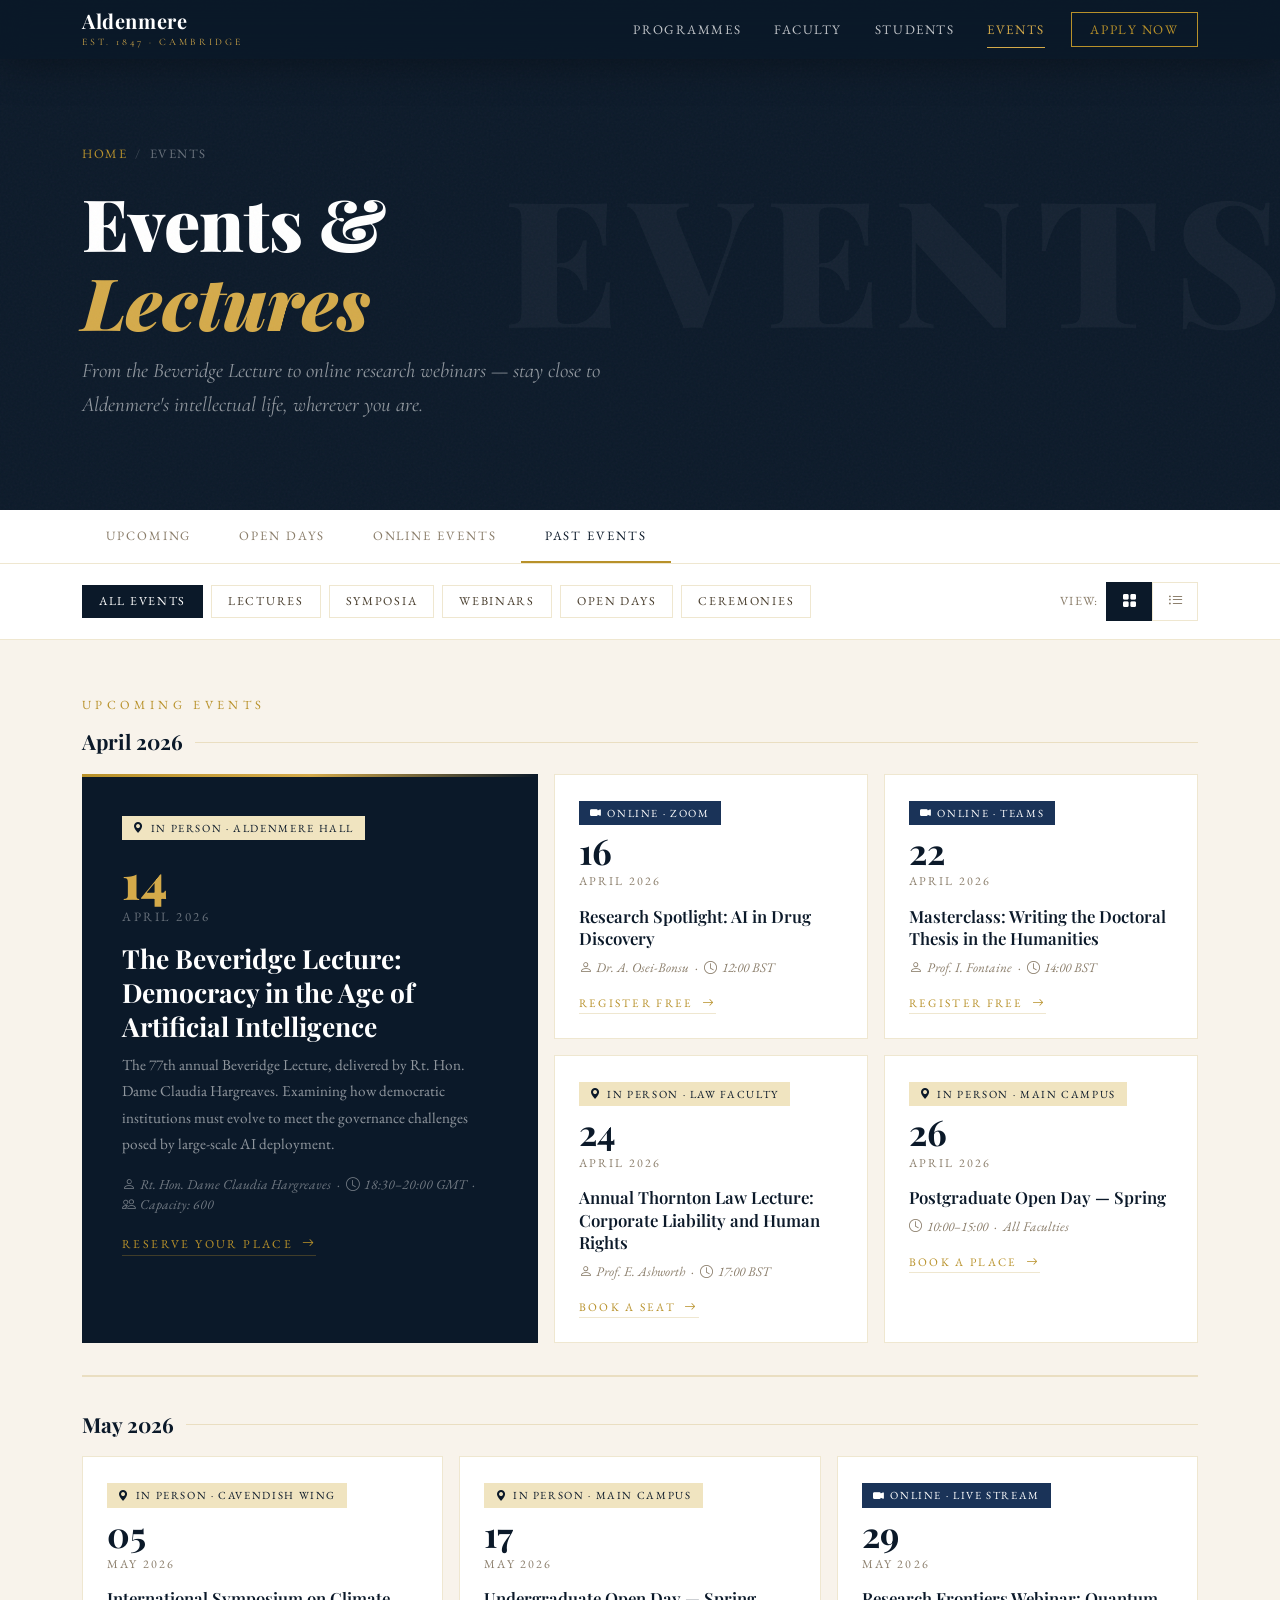
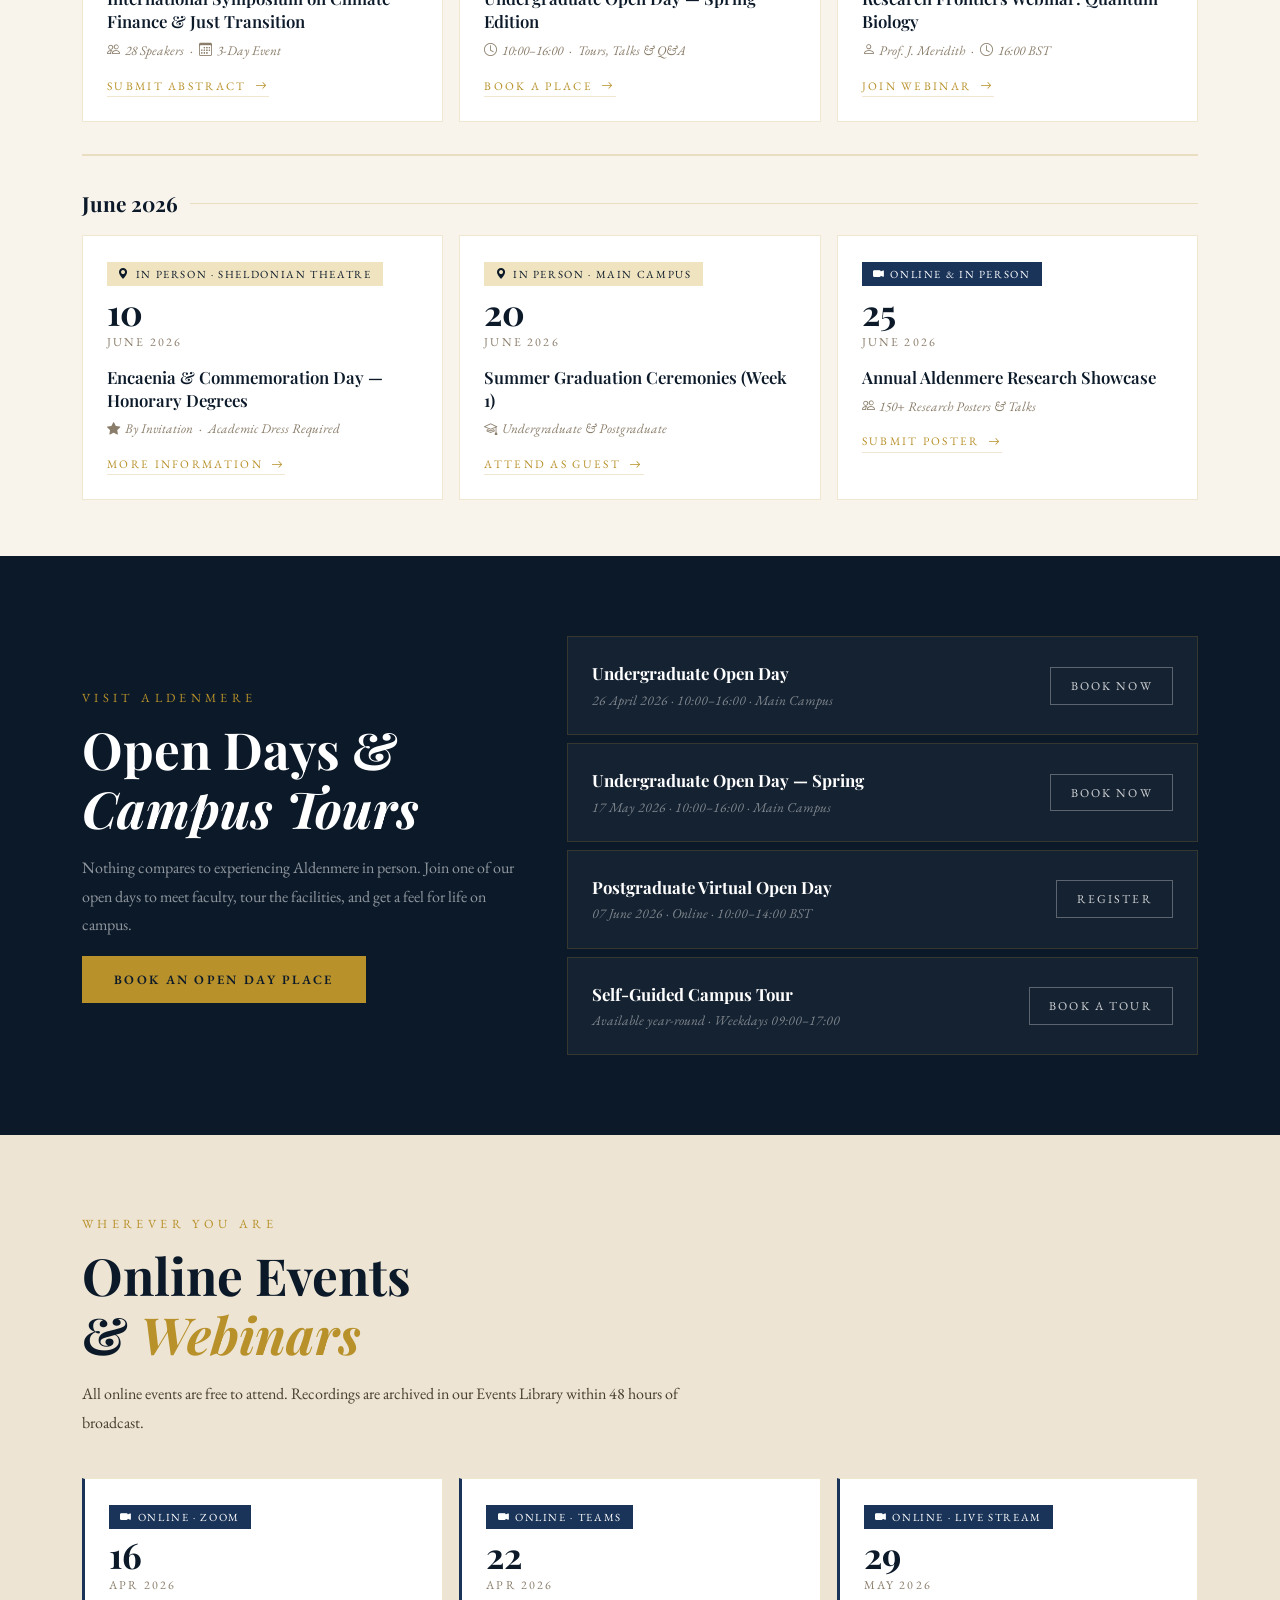
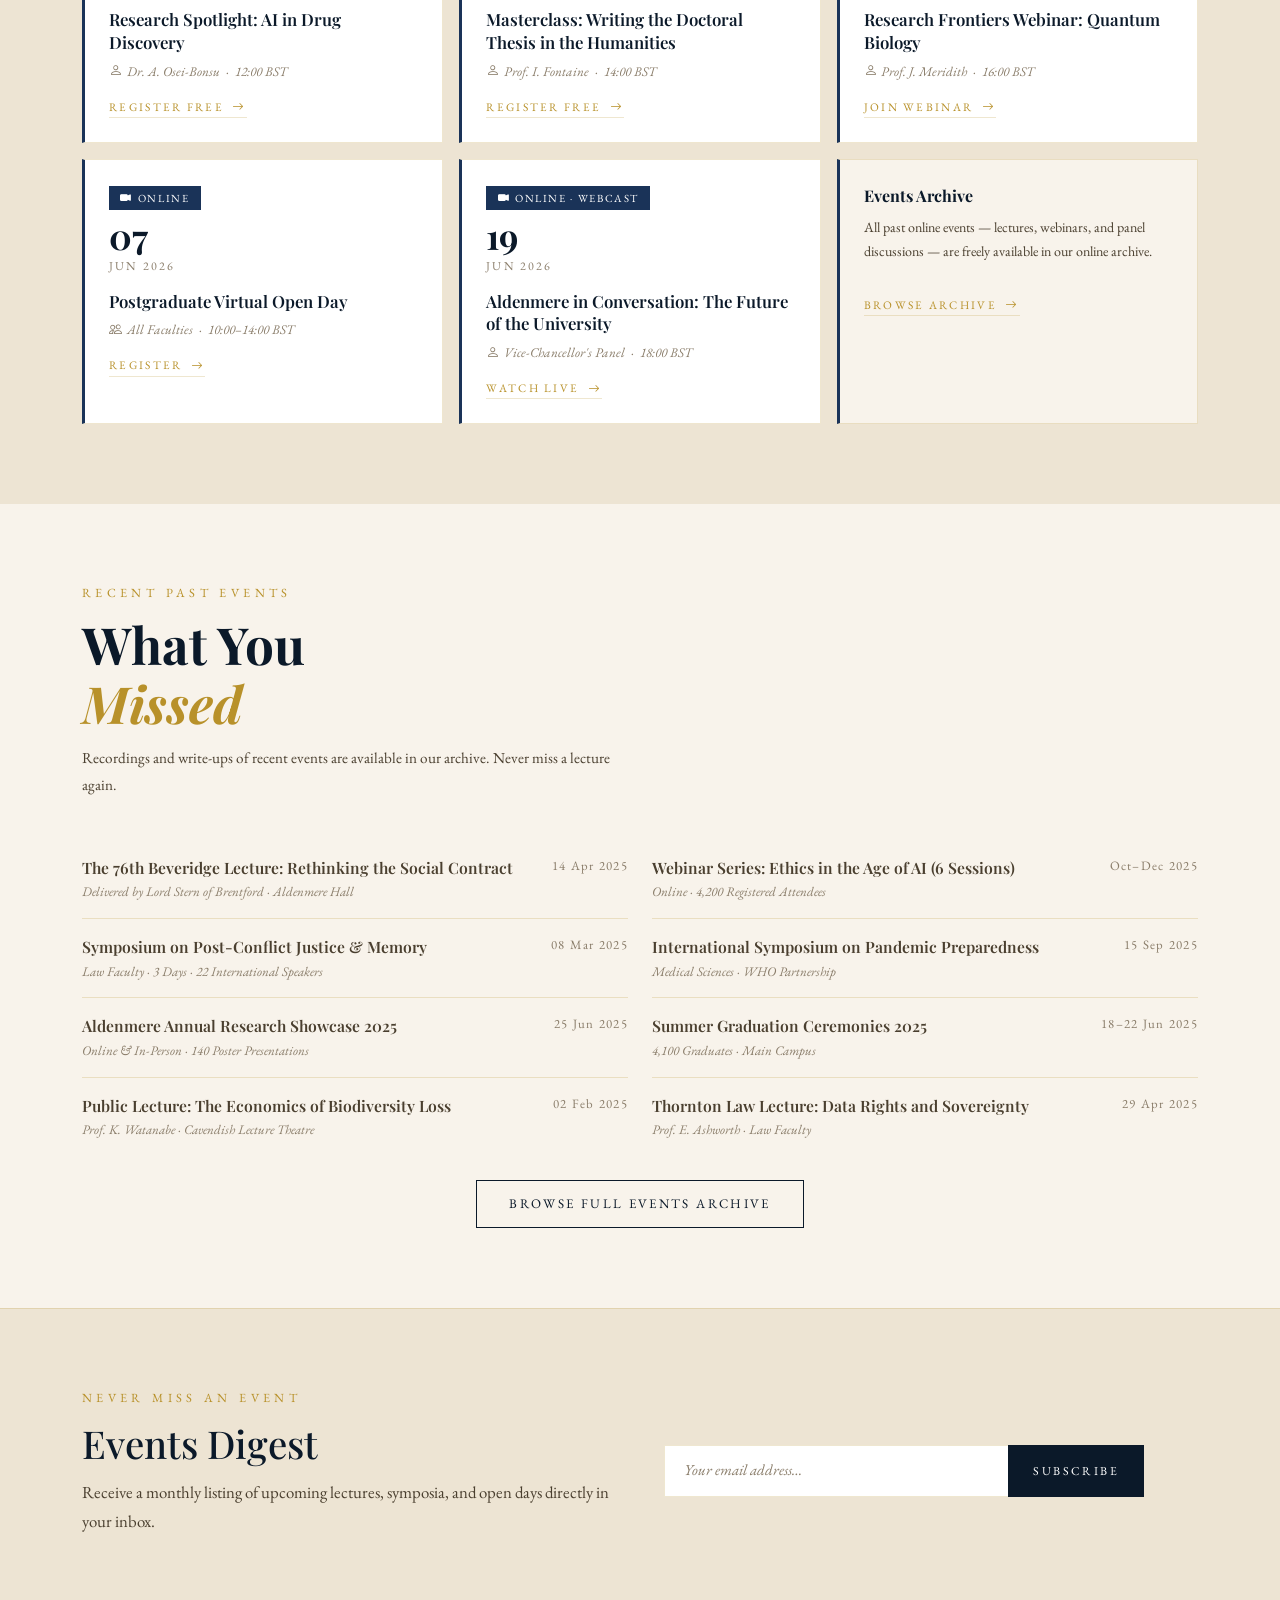
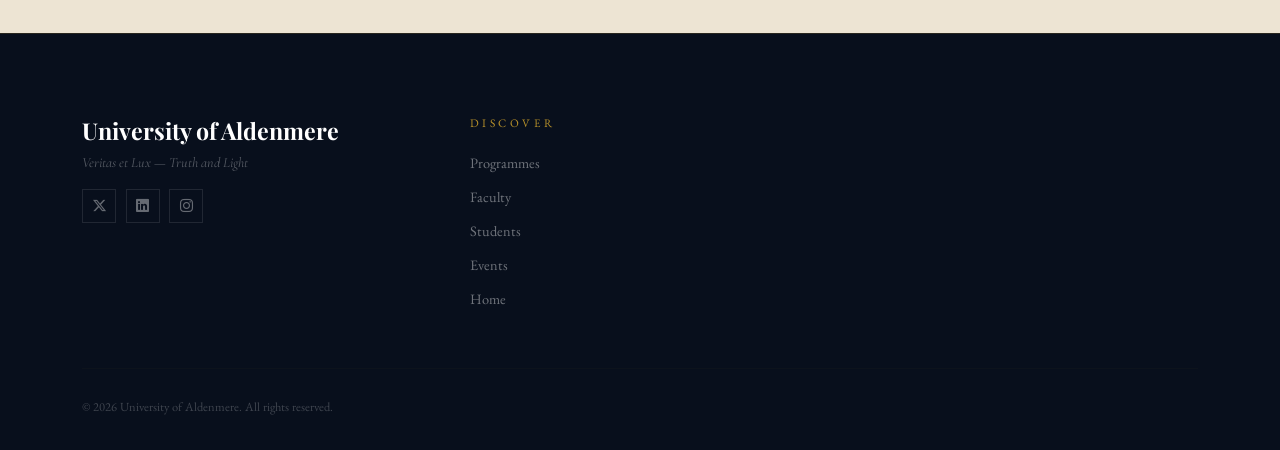
<file: events.html>
<!DOCTYPE html>
<html lang="en">
<head>
  <meta charset="UTF-8" />
  <meta name="viewport" content="width=device-width, initial-scale=1.0" />
  <title>Events — Aldenmere University</title>
  <link href="https://cdn.jsdelivr.net/npm/bootstrap@5.3.3/dist/css/bootstrap.min.css" rel="stylesheet" />
  <link href="https://cdn.jsdelivr.net/npm/bootstrap-icons@1.11.3/font/bootstrap-icons.min.css" rel="stylesheet" />
  <link href="https://fonts.googleapis.com/css2?family=Playfair+Display:ital,wght@0,400;0,600;0,700;0,900;1,400;1,600&family=EB+Garamond:ital,wght@0,400;0,500;0,600;1,400&family=Cormorant+Garamond:ital,wght@0,300;0,400;1,300;1,400&display=swap" rel="stylesheet" />
  <link href="assets/shared.css" rel="stylesheet" />
  <style>
    /* ── Filter bar ───────────────────────────────── */
    .filter-bar {
      background: var(--white); border-bottom: 1px solid var(--border);
      padding: 1.1rem 0; position: sticky; top: 56px; z-index: 890;
    }
    .filter-btn {
      font-family: var(--font-body); font-size: .76rem;
      letter-spacing: .14em; text-transform: uppercase;
      padding: .42rem 1rem; border: 1px solid var(--border);
      background: transparent; color: var(--text-mid);
      cursor: pointer; border-radius: 0; transition: all var(--transition); white-space: nowrap;
    }
    .filter-btn.active, .filter-btn:hover { background: var(--navy); border-color: var(--navy); color: var(--white); }

    /* ── Featured event ───────────────────────────── */
    .event-featured {
      background: var(--navy); padding: 2.5rem 2.5rem 2rem;
      position: relative; overflow: hidden; height: 100%;
    }
    .event-featured::before {
      content: ''; position: absolute; top: 0; left: 0; right: 0; height: 3px;
      background: linear-gradient(90deg, var(--gold), var(--gold-light), transparent);
    }
    .event-featured .event-day { font-family: var(--font-display); font-size: 3rem; font-weight: 900; color: var(--gold-light); line-height: 1; }
    .event-featured .event-month { font-family: var(--font-body); font-size: .8rem; letter-spacing: .2em; text-transform: uppercase; color: rgba(255,255,255,.38); }
    .event-featured .event-title { font-family: var(--font-display); font-size: clamp(1.2rem, 2.5vw, 1.65rem); font-weight: 700; color: var(--white); line-height: 1.3; margin: .75rem 0 .5rem; }
    .event-featured .event-desc { font-family: var(--font-body); font-size: .95rem; color: rgba(255,255,255,.55); line-height: 1.75; }
    .event-featured .event-meta-row { font-family: var(--font-body); font-size: .85rem; color: rgba(255,255,255,.42); font-style: italic; margin-top: .5rem; }
    .event-featured .register-link { display: inline-block; margin-top: 1.25rem; font-family: var(--font-body); font-size: .75rem; letter-spacing: .2em; text-transform: uppercase; color: var(--gold); text-decoration: none; border-bottom: 1px solid rgba(184,145,42,.3); padding-bottom: 2px; transition: color var(--transition); }
    .event-featured .register-link:hover { color: var(--gold-light); }

    /* ── Standard event card ──────────────────────── */
    .event-card {
      background: var(--white); border: 1px solid var(--border); padding: 1.5rem;
      transition: border-color var(--transition), box-shadow var(--transition), transform var(--transition); height: 100%;
      position: relative;
    }
    .event-card:hover { border-color: var(--gold); box-shadow: var(--shadow-sm); transform: translateY(-3px); }
    .event-card::before { content: ''; position: absolute; top: 0; left: 0; right: 0; height: 2px; background: var(--gold); transform: scaleX(0); transition: transform var(--transition); }
    .event-card:hover::before { transform: scaleX(1); }

    .event-date-block { margin-bottom: .9rem; }
    .ev-day { font-family: var(--font-display); font-size: 2.2rem; font-weight: 700; color: var(--navy); line-height: 1; }
    .ev-month { font-family: var(--font-body); font-size: .75rem; letter-spacing: .18em; text-transform: uppercase; color: var(--text-light); }
    .event-title { font-family: var(--font-display); font-size: 1.05rem; font-weight: 600; color: var(--navy); line-height: 1.35; margin-bottom: .5rem; }
    .event-meta { font-family: var(--font-body); font-size: .83rem; color: var(--text-light); font-style: italic; }
    .event-meta i { margin-right: .3rem; }
    .event-register { display: inline-block; margin-top: 1rem; font-family: var(--font-body); font-size: .72rem; letter-spacing: .2em; text-transform: uppercase; color: var(--gold); text-decoration: none; border-bottom: 1px solid var(--border); padding-bottom: 2px; transition: color var(--transition), border-color var(--transition); }
    .event-register:hover { color: var(--navy); border-color: var(--navy); }

    /* ── Month section heading ────────────────────── */
    .month-head {
      font-family: var(--font-display); font-size: 1.3rem; font-weight: 700;
      color: var(--navy); padding: 2rem 0 1rem;
      border-top: 2px solid var(--border); margin-top: 2rem;
      display: flex; align-items: center; gap: .75rem;
    }
    .month-head:first-child { border-top: none; margin-top: 0; padding-top: 0; }
    .month-head .month-line { flex: 1; height: 1px; background: var(--border); }

    /* ── Timeline list view ───────────────────────── */
    .event-list-item {
      display: flex; gap: 1.5rem; align-items: flex-start;
      padding: 1.25rem 0; border-bottom: 1px solid var(--border);
      transition: background var(--transition);
    }
    .event-list-item:last-child { border-bottom: none; }
    .event-list-item:hover { background: var(--white); padding-left: .75rem; margin-left: -.75rem; margin-right: -.75rem; padding-right: .75rem; }
    .eli-date { width: 56px; flex-shrink: 0; text-align: center; }
    .eli-day { font-family: var(--font-display); font-size: 1.6rem; font-weight: 700; color: var(--navy); line-height: 1; }
    .eli-month { font-family: var(--font-body); font-size: .68rem; letter-spacing: .15em; text-transform: uppercase; color: var(--text-light); }
    .eli-divider { width: 1px; background: var(--border); align-self: stretch; flex-shrink: 0; }
    .eli-content { flex: 1; }
    .eli-title { font-family: var(--font-display); font-size: 1rem; font-weight: 600; color: var(--navy); margin-bottom: .3rem; }
    .eli-meta { font-family: var(--font-body); font-size: .83rem; color: var(--text-light); font-style: italic; }
    .eli-badge { display: inline-block; font-size: .65rem; letter-spacing: .12em; text-transform: uppercase; padding: .2rem .6rem; font-family: var(--font-body); }
    .eli-badge.ip { background: var(--gold-pale); color: var(--navy); }
    .eli-badge.on { background: var(--navy-light); color: var(--white); }
    .eli-register { font-family: var(--font-body); font-size: .72rem; letter-spacing: .18em; text-transform: uppercase; color: var(--gold); text-decoration: none; border-bottom: 1px solid rgba(184,145,42,.25); white-space: nowrap; flex-shrink: 0; padding-top: .5rem; }

    /* ── View toggle ──────────────────────────────── */
    .view-toggle { display: flex; gap: 0; }
    .view-btn {
      background: transparent; border: 1px solid var(--border);
      color: var(--text-light); padding: .45rem .9rem; cursor: pointer;
      font-size: .95rem; transition: all var(--transition);
    }
    .view-btn.active { background: var(--navy); border-color: var(--navy); color: var(--white); }

    /* ── Past events ──────────────────────────────── */
    .past-event-row {
      display: flex; justify-content: space-between; align-items: flex-start;
      padding: 1rem 0; border-bottom: 1px solid var(--border); gap: 1rem; flex-wrap: wrap;
    }
    .past-event-row:last-child { border-bottom: none; }
    .past-title { font-family: var(--font-display); font-size: .98rem; font-weight: 600; color: var(--text-mid); }
    .past-meta { font-family: var(--font-body); font-size: .82rem; color: var(--text-light); font-style: italic; margin-top: .2rem; }
    .past-date { font-family: var(--font-body); font-size: .8rem; letter-spacing: .1em; color: var(--text-light); white-space: nowrap; }
  </style>
</head>
<body>

<!-- ══ NAVBAR ══════════════════════════════════════════ -->
<nav id="mainNav" class="navbar navbar-expand-lg">
  <div class="container">
    <a class="navbar-brand-wrap" href="index.html">
      <span class="brand-name">Aldenmere</span>
      <span class="brand-est">Est. 1847 · Cambridge</span>
    </a>
    <button class="navbar-toggler" type="button" data-bs-toggle="collapse" data-bs-target="#navMenu">
      <span class="navbar-toggler-icon"></span>
    </button>
    <div class="collapse navbar-collapse" id="navMenu">
      <ul class="navbar-nav ms-auto align-items-lg-center gap-lg-1">
        <li class="nav-item"><a class="nav-link" href="courses.html" data-page="courses.html">Programmes</a></li>
        <li class="nav-item"><a class="nav-link" href="faculty.html" data-page="faculty.html">Faculty</a></li>
        <li class="nav-item"><a class="nav-link" href="students.html" data-page="students.html">Students</a></li>
        <li class="nav-item"><a class="nav-link" href="events.html" data-page="events.html">Events</a></li>
        <li class="nav-item ms-lg-2"><a class="nav-link nav-cta" href="#">Apply Now</a></li>
      </ul>
    </div>
  </div>
</nav>

<!-- ══ PAGE HEADER ════════════════════════════════════ -->
<header class="page-header">
  <div class="page-header-bg-text">EVENTS</div>
  <div class="container">
    <div class="breadcrumb-nav"><a href="index.html">Home</a><span>/</span>Events</div>
    <h1 class="page-title">Events &amp;<br><em>Lectures</em></h1>
    <p class="page-subtitle">From the Beveridge Lecture to online research webinars — stay close to Aldenmere's intellectual life, wherever you are.</p>
  </div>
</header>

<!-- ══ SUB-NAV ═════════════════════════════════════════ -->
<nav class="sub-nav">
  <div class="container">
    <div class="sub-nav-inner">
      <a href="#upcoming" class="sub-nav-link active">Upcoming</a>
      <a href="#open-days" class="sub-nav-link">Open Days</a>
      <a href="#online" class="sub-nav-link">Online Events</a>
      <a href="#past" class="sub-nav-link">Past Events</a>
    </div>
  </div>
</nav>

<!-- ══ FILTER + VIEW TOGGLE ═══════════════════════════ -->
<div class="filter-bar">
  <div class="container">
    <div class="row align-items-center g-2">
      <div class="col-md-8">
        <div class="d-flex gap-2 flex-wrap" data-filter-group="etype">
          <button class="filter-btn active" data-filter="all">All Events</button>
          <button class="filter-btn" data-filter="lecture">Lectures</button>
          <button class="filter-btn" data-filter="symposium">Symposia</button>
          <button class="filter-btn" data-filter="webinar">Webinars</button>
          <button class="filter-btn" data-filter="open-day">Open Days</button>
          <button class="filter-btn" data-filter="ceremony">Ceremonies</button>
        </div>
      </div>
      <div class="col-md-4 d-flex justify-content-md-end align-items-center gap-2">
        <span style="font-family:var(--font-body);font-size:.78rem;color:var(--text-light);letter-spacing:.1em;text-transform:uppercase;">View:</span>
        <div class="view-toggle">
          <button class="view-btn active" id="gridViewBtn" title="Grid view"><i class="bi bi-grid-fill"></i></button>
          <button class="view-btn" id="listViewBtn" title="List view"><i class="bi bi-list-ul"></i></button>
        </div>
      </div>
    </div>
  </div>
</div>

<!-- ══ UPCOMING EVENTS ════════════════════════════════ -->
<section id="upcoming" style="padding:3.5rem 0; background:var(--cream);">
  <div class="container">
    <span class="section-label">Upcoming Events</span>

    <!-- APRIL -->
    <div id="events-grid">
      <div class="month-head">April 2026<span class="month-line"></span></div>
      <div class="row g-3">

        <!-- Featured -->
        <div class="col-lg-5" data-filter-target="etype" data-filter-val="lecture">
          <div class="event-featured reveal">
            <span class="badge-in-person mb-3"><i class="bi bi-geo-alt-fill"></i>In Person · Aldenmere Hall</span>
            <div class="event-date-block">
              <span class="event-day">14</span>
              <span class="event-month d-block">April 2026</span>
            </div>
            <div class="event-title">The Beveridge Lecture: Democracy in the Age of Artificial Intelligence</div>
            <p class="event-desc">The 77th annual Beveridge Lecture, delivered by Rt. Hon. Dame Claudia Hargreaves. Examining how democratic institutions must evolve to meet the governance challenges posed by large-scale AI deployment.</p>
            <div class="event-meta-row"><i class="bi bi-person me-1"></i>Rt. Hon. Dame Claudia Hargreaves &nbsp;·&nbsp; <i class="bi bi-clock me-1"></i>18:30–20:00 GMT &nbsp;·&nbsp; <i class="bi bi-people me-1"></i>Capacity: 600</div>
            <a href="#" class="register-link">Reserve Your Place <i class="bi bi-arrow-right ms-1"></i></a>
          </div>
        </div>

        <div class="col-lg-7">
          <div class="row g-3 h-100">
            <div class="col-12 col-md-6" data-filter-target="etype" data-filter-val="webinar">
              <div class="event-card reveal reveal-delay-1">
                <span class="badge-online mb-2"><i class="bi bi-camera-video-fill"></i>Online · Zoom</span>
                <div class="event-date-block">
                  <span class="ev-day">16</span>
                  <span class="ev-month d-block">April 2026</span>
                </div>
                <div class="event-title">Research Spotlight: AI in Drug Discovery</div>
                <div class="event-meta"><i class="bi bi-person"></i>Dr. A. Osei-Bonsu &nbsp;·&nbsp; <i class="bi bi-clock"></i>12:00 BST</div>
                <a href="#" class="event-register">Register Free <i class="bi bi-arrow-right ms-1"></i></a>
              </div>
            </div>
            <div class="col-12 col-md-6" data-filter-target="etype" data-filter-val="webinar">
              <div class="event-card reveal reveal-delay-2">
                <span class="badge-online mb-2"><i class="bi bi-camera-video-fill"></i>Online · Teams</span>
                <div class="event-date-block">
                  <span class="ev-day">22</span>
                  <span class="ev-month d-block">April 2026</span>
                </div>
                <div class="event-title">Masterclass: Writing the Doctoral Thesis in the Humanities</div>
                <div class="event-meta"><i class="bi bi-person"></i>Prof. I. Fontaine &nbsp;·&nbsp; <i class="bi bi-clock"></i>14:00 BST</div>
                <a href="#" class="event-register">Register Free <i class="bi bi-arrow-right ms-1"></i></a>
              </div>
            </div>
            <div class="col-12 col-md-6" data-filter-target="etype" data-filter-val="lecture">
              <div class="event-card reveal reveal-delay-1">
                <span class="badge-in-person mb-2"><i class="bi bi-geo-alt-fill"></i>In Person · Law Faculty</span>
                <div class="event-date-block">
                  <span class="ev-day">24</span>
                  <span class="ev-month d-block">April 2026</span>
                </div>
                <div class="event-title">Annual Thornton Law Lecture: Corporate Liability and Human Rights</div>
                <div class="event-meta"><i class="bi bi-person"></i>Prof. E. Ashworth &nbsp;·&nbsp; <i class="bi bi-clock"></i>17:00 BST</div>
                <a href="#" class="event-register">Book a Seat <i class="bi bi-arrow-right ms-1"></i></a>
              </div>
            </div>
            <div class="col-12 col-md-6" data-filter-target="etype" data-filter-val="open-day">
              <div class="event-card reveal reveal-delay-2">
                <span class="badge-in-person mb-2"><i class="bi bi-geo-alt-fill"></i>In Person · Main Campus</span>
                <div class="event-date-block">
                  <span class="ev-day">26</span>
                  <span class="ev-month d-block">April 2026</span>
                </div>
                <div class="event-title">Postgraduate Open Day — Spring</div>
                <div class="event-meta"><i class="bi bi-clock"></i>10:00–15:00 &nbsp;·&nbsp; All Faculties</div>
                <a href="#" class="event-register">Book a Place <i class="bi bi-arrow-right ms-1"></i></a>
              </div>
            </div>
          </div>
        </div>

      </div>

      <!-- MAY -->
      <div class="month-head">May 2026<span class="month-line"></span></div>
      <div class="row g-3">
        <div class="col-md-6 col-lg-4" data-filter-target="etype" data-filter-val="symposium">
          <div class="event-card reveal">
            <span class="badge-in-person mb-2"><i class="bi bi-geo-alt-fill"></i>In Person · Cavendish Wing</span>
            <div class="event-date-block"><span class="ev-day">05</span><span class="ev-month d-block">May 2026</span></div>
            <div class="event-title">International Symposium on Climate Finance &amp; Just Transition</div>
            <div class="event-meta"><i class="bi bi-people"></i>28 Speakers &nbsp;·&nbsp; <i class="bi bi-calendar3"></i>3-Day Event</div>
            <a href="#" class="event-register">Submit Abstract <i class="bi bi-arrow-right ms-1"></i></a>
          </div>
        </div>
        <div class="col-md-6 col-lg-4" data-filter-target="etype" data-filter-val="open-day">
          <div class="event-card reveal reveal-delay-1">
            <span class="badge-in-person mb-2"><i class="bi bi-geo-alt-fill"></i>In Person · Main Campus</span>
            <div class="event-date-block"><span class="ev-day">17</span><span class="ev-month d-block">May 2026</span></div>
            <div class="event-title">Undergraduate Open Day — Spring Edition</div>
            <div class="event-meta"><i class="bi bi-clock"></i>10:00–16:00 &nbsp;·&nbsp; Tours, Talks &amp; Q&amp;A</div>
            <a href="#" class="event-register">Book a Place <i class="bi bi-arrow-right ms-1"></i></a>
          </div>
        </div>
        <div class="col-md-6 col-lg-4" data-filter-target="etype" data-filter-val="webinar">
          <div class="event-card reveal reveal-delay-2">
            <span class="badge-online mb-2"><i class="bi bi-camera-video-fill"></i>Online · Live Stream</span>
            <div class="event-date-block"><span class="ev-day">29</span><span class="ev-month d-block">May 2026</span></div>
            <div class="event-title">Research Frontiers Webinar: Quantum Biology</div>
            <div class="event-meta"><i class="bi bi-person"></i>Prof. J. Meridith &nbsp;·&nbsp; <i class="bi bi-clock"></i>16:00 BST</div>
            <a href="#" class="event-register">Join Webinar <i class="bi bi-arrow-right ms-1"></i></a>
          </div>
        </div>
      </div>

      <!-- JUNE -->
      <div class="month-head">June 2026<span class="month-line"></span></div>
      <div class="row g-3">
        <div class="col-md-6 col-lg-4" data-filter-target="etype" data-filter-val="ceremony">
          <div class="event-card reveal">
            <span class="badge-in-person mb-2"><i class="bi bi-geo-alt-fill"></i>In Person · Sheldonian Theatre</span>
            <div class="event-date-block"><span class="ev-day">10</span><span class="ev-month d-block">June 2026</span></div>
            <div class="event-title">Encaenia &amp; Commemoration Day — Honorary Degrees</div>
            <div class="event-meta"><i class="bi bi-star-fill"></i>By Invitation &nbsp;·&nbsp; Academic Dress Required</div>
            <a href="#" class="event-register">More Information <i class="bi bi-arrow-right ms-1"></i></a>
          </div>
        </div>
        <div class="col-md-6 col-lg-4" data-filter-target="etype" data-filter-val="ceremony">
          <div class="event-card reveal reveal-delay-1">
            <span class="badge-in-person mb-2"><i class="bi bi-geo-alt-fill"></i>In Person · Main Campus</span>
            <div class="event-date-block"><span class="ev-day">20</span><span class="ev-month d-block">June 2026</span></div>
            <div class="event-title">Summer Graduation Ceremonies (Week 1)</div>
            <div class="event-meta"><i class="bi bi-mortarboard"></i>Undergraduate &amp; Postgraduate</div>
            <a href="#" class="event-register">Attend as Guest <i class="bi bi-arrow-right ms-1"></i></a>
          </div>
        </div>
        <div class="col-md-6 col-lg-4" data-filter-target="etype" data-filter-val="symposium">
          <div class="event-card reveal reveal-delay-2">
            <span class="badge-online mb-2"><i class="bi bi-camera-video-fill"></i>Online &amp; In Person</span>
            <div class="event-date-block"><span class="ev-day">25</span><span class="ev-month d-block">June 2026</span></div>
            <div class="event-title">Annual Aldenmere Research Showcase</div>
            <div class="event-meta"><i class="bi bi-people"></i>150+ Research Posters &amp; Talks</div>
            <a href="#" class="event-register">Submit Poster <i class="bi bi-arrow-right ms-1"></i></a>
          </div>
        </div>
      </div>
    </div>

    <!-- LIST VIEW (hidden by default) -->
    <div id="events-list" style="display:none;">
      <div class="month-head">April 2026<span class="month-line"></span></div>
      <div class="event-list-item" data-filter-target="etype" data-filter-val="lecture">
        <div class="eli-date"><div class="eli-day">14</div><div class="eli-month">Apr</div></div>
        <div class="eli-divider"></div>
        <div class="eli-content">
          <div><span class="eli-badge ip">In Person</span></div>
          <div class="eli-title">The Beveridge Lecture: Democracy in the Age of Artificial Intelligence</div>
          <div class="eli-meta"><i class="bi bi-clock me-1"></i>18:30–20:00 · Aldenmere Hall · Dame Claudia Hargreaves</div>
        </div>
        <a href="#" class="eli-register">Reserve <i class="bi bi-arrow-right ms-1"></i></a>
      </div>
      <div class="event-list-item" data-filter-target="etype" data-filter-val="webinar">
        <div class="eli-date"><div class="eli-day">16</div><div class="eli-month">Apr</div></div>
        <div class="eli-divider"></div>
        <div class="eli-content">
          <div><span class="eli-badge on">Online · Zoom</span></div>
          <div class="eli-title">Research Spotlight: AI in Drug Discovery</div>
          <div class="eli-meta"><i class="bi bi-clock me-1"></i>12:00 BST · Dr. A. Osei-Bonsu</div>
        </div>
        <a href="#" class="eli-register">Register <i class="bi bi-arrow-right ms-1"></i></a>
      </div>
      <div class="event-list-item" data-filter-target="etype" data-filter-val="webinar">
        <div class="eli-date"><div class="eli-day">22</div><div class="eli-month">Apr</div></div>
        <div class="eli-divider"></div>
        <div class="eli-content">
          <div><span class="eli-badge on">Online · Teams</span></div>
          <div class="eli-title">Masterclass: Writing the Doctoral Thesis in the Humanities</div>
          <div class="eli-meta"><i class="bi bi-clock me-1"></i>14:00 BST · Prof. I. Fontaine</div>
        </div>
        <a href="#" class="eli-register">Register <i class="bi bi-arrow-right ms-1"></i></a>
      </div>
      <div class="event-list-item" data-filter-target="etype" data-filter-val="lecture">
        <div class="eli-date"><div class="eli-day">24</div><div class="eli-month">Apr</div></div>
        <div class="eli-divider"></div>
        <div class="eli-content">
          <div><span class="eli-badge ip">In Person</span></div>
          <div class="eli-title">Annual Thornton Law Lecture: Corporate Liability and Human Rights</div>
          <div class="eli-meta"><i class="bi bi-clock me-1"></i>17:00 BST · Law Faculty · Prof. E. Ashworth</div>
        </div>
        <a href="#" class="eli-register">Book <i class="bi bi-arrow-right ms-1"></i></a>
      </div>
      <div class="event-list-item" data-filter-target="etype" data-filter-val="open-day">
        <div class="eli-date"><div class="eli-day">26</div><div class="eli-month">Apr</div></div>
        <div class="eli-divider"></div>
        <div class="eli-content">
          <div><span class="eli-badge ip">In Person</span></div>
          <div class="eli-title">Postgraduate Open Day — Spring</div>
          <div class="eli-meta"><i class="bi bi-clock me-1"></i>10:00–15:00 · All Faculties</div>
        </div>
        <a href="#" class="eli-register">Book <i class="bi bi-arrow-right ms-1"></i></a>
      </div>

      <div class="month-head">May 2026<span class="month-line"></span></div>
      <div class="event-list-item" data-filter-target="etype" data-filter-val="symposium">
        <div class="eli-date"><div class="eli-day">05</div><div class="eli-month">May</div></div>
        <div class="eli-divider"></div>
        <div class="eli-content">
          <div><span class="eli-badge ip">In Person</span></div>
          <div class="eli-title">International Symposium on Climate Finance &amp; Just Transition</div>
          <div class="eli-meta"><i class="bi bi-calendar3 me-1"></i>3-Day Event · Cavendish Wing · 28 Speakers</div>
        </div>
        <a href="#" class="eli-register">Abstract <i class="bi bi-arrow-right ms-1"></i></a>
      </div>
      <div class="event-list-item" data-filter-target="etype" data-filter-val="open-day">
        <div class="eli-date"><div class="eli-day">17</div><div class="eli-month">May</div></div>
        <div class="eli-divider"></div>
        <div class="eli-content">
          <div><span class="eli-badge ip">In Person</span></div>
          <div class="eli-title">Undergraduate Open Day — Spring Edition</div>
          <div class="eli-meta"><i class="bi bi-clock me-1"></i>10:00–16:00 · Main Campus</div>
        </div>
        <a href="#" class="eli-register">Book <i class="bi bi-arrow-right ms-1"></i></a>
      </div>
      <div class="event-list-item" data-filter-target="etype" data-filter-val="webinar">
        <div class="eli-date"><div class="eli-day">29</div><div class="eli-month">May</div></div>
        <div class="eli-divider"></div>
        <div class="eli-content">
          <div><span class="eli-badge on">Online</span></div>
          <div class="eli-title">Research Frontiers Webinar: Quantum Biology</div>
          <div class="eli-meta"><i class="bi bi-clock me-1"></i>16:00 BST · Prof. J. Meridith</div>
        </div>
        <a href="#" class="eli-register">Join <i class="bi bi-arrow-right ms-1"></i></a>
      </div>
    </div>

  </div>
</section>

<!-- ══ OPEN DAYS ═══════════════════════════════════════ -->
<section id="open-days" style="padding:5rem 0; background:var(--navy);">
  <div class="container">
    <div class="row g-5 align-items-center">
      <div class="col-lg-5 reveal">
        <span class="section-label" style="color:var(--gold);">Visit Aldenmere</span>
        <h2 class="section-heading light">Open Days &amp;<br><em>Campus Tours</em></h2>
        <p style="font-family:var(--font-body);color:rgba(255,255,255,.55);line-height:1.8;margin-top:1rem;font-size:1rem;">Nothing compares to experiencing Aldenmere in person. Join one of our open days to meet faculty, tour the facilities, and get a feel for life on campus.</p>
        <div class="mt-3">
          <a href="#" class="btn-gold" style="font-size:.8rem;">Book an Open Day Place</a>
        </div>
      </div>
      <div class="col-lg-7 reveal reveal-delay-2">
        <div class="row g-2">
          <div class="col-12">
            <div style="background:rgba(255,255,255,.04);border:1px solid rgba(184,145,42,.2);padding:1.5rem;display:flex;justify-content:space-between;align-items:center;flex-wrap:wrap;gap:1rem;">
              <div>
                <div style="font-family:var(--font-display);font-size:1.05rem;font-weight:700;color:var(--white);">Undergraduate Open Day</div>
                <div style="font-family:var(--font-body);font-size:.85rem;color:rgba(255,255,255,.45);margin-top:.2rem;font-style:italic;">26 April 2026 · 10:00–16:00 · Main Campus</div>
              </div>
              <a href="#" class="btn-ghost-white" style="font-size:.75rem;padding:.55rem 1.2rem;">Book Now</a>
            </div>
          </div>
          <div class="col-12">
            <div style="background:rgba(255,255,255,.04);border:1px solid rgba(184,145,42,.2);padding:1.5rem;display:flex;justify-content:space-between;align-items:center;flex-wrap:wrap;gap:1rem;">
              <div>
                <div style="font-family:var(--font-display);font-size:1.05rem;font-weight:700;color:var(--white);">Undergraduate Open Day — Spring</div>
                <div style="font-family:var(--font-body);font-size:.85rem;color:rgba(255,255,255,.45);margin-top:.2rem;font-style:italic;">17 May 2026 · 10:00–16:00 · Main Campus</div>
              </div>
              <a href="#" class="btn-ghost-white" style="font-size:.75rem;padding:.55rem 1.2rem;">Book Now</a>
            </div>
          </div>
          <div class="col-12">
            <div style="background:rgba(255,255,255,.04);border:1px solid rgba(184,145,42,.2);padding:1.5rem;display:flex;justify-content:space-between;align-items:center;flex-wrap:wrap;gap:1rem;">
              <div>
                <div style="font-family:var(--font-display);font-size:1.05rem;font-weight:700;color:var(--white);">Postgraduate Virtual Open Day</div>
                <div style="font-family:var(--font-body);font-size:.85rem;color:rgba(255,255,255,.45);margin-top:.2rem;font-style:italic;">07 June 2026 · Online · 10:00–14:00 BST</div>
              </div>
              <a href="#" class="btn-ghost-white" style="font-size:.75rem;padding:.55rem 1.2rem;">Register</a>
            </div>
          </div>
          <div class="col-12">
            <div style="background:rgba(255,255,255,.04);border:1px solid rgba(184,145,42,.2);padding:1.5rem;display:flex;justify-content:space-between;align-items:center;flex-wrap:wrap;gap:1rem;">
              <div>
                <div style="font-family:var(--font-display);font-size:1.05rem;font-weight:700;color:var(--white);">Self-Guided Campus Tour</div>
                <div style="font-family:var(--font-body);font-size:.85rem;color:rgba(255,255,255,.45);margin-top:.2rem;font-style:italic;">Available year-round · Weekdays 09:00–17:00</div>
              </div>
              <a href="#" class="btn-ghost-white" style="font-size:.75rem;padding:.55rem 1.2rem;">Book a Tour</a>
            </div>
          </div>
        </div>
      </div>
    </div>
  </div>
</section>

<!-- ══ ONLINE EVENTS ═══════════════════════════════════ -->
<section id="online" style="padding:5rem 0; background:var(--cream-dark);">
  <div class="container">
    <div class="row mb-4">
      <div class="col-lg-7 reveal">
        <span class="section-label">Wherever You Are</span>
        <h2 class="section-heading dark">Online Events<br>&amp; <em style="color:var(--gold);font-style:italic;">Webinars</em></h2>
        <p style="font-family:var(--font-body);color:var(--text-mid);font-size:1rem;line-height:1.8;margin-top:1rem;">All online events are free to attend. Recordings are archived in our Events Library within 48 hours of broadcast.</p>
      </div>
    </div>
    <div class="row g-3">
      <div class="col-md-6 col-lg-4 reveal">
        <div class="event-card" style="border-left:3px solid var(--navy-light);">
          <span class="badge-online mb-2"><i class="bi bi-camera-video-fill"></i>Online · Zoom</span>
          <div class="event-date-block"><span class="ev-day">16</span><span class="ev-month d-block">Apr 2026</span></div>
          <div class="event-title">Research Spotlight: AI in Drug Discovery</div>
          <div class="event-meta"><i class="bi bi-person"></i>Dr. A. Osei-Bonsu &nbsp;·&nbsp; 12:00 BST</div>
          <a href="#" class="event-register">Register Free <i class="bi bi-arrow-right ms-1"></i></a>
        </div>
      </div>
      <div class="col-md-6 col-lg-4 reveal reveal-delay-1">
        <div class="event-card" style="border-left:3px solid var(--navy-light);">
          <span class="badge-online mb-2"><i class="bi bi-camera-video-fill"></i>Online · Teams</span>
          <div class="event-date-block"><span class="ev-day">22</span><span class="ev-month d-block">Apr 2026</span></div>
          <div class="event-title">Masterclass: Writing the Doctoral Thesis in the Humanities</div>
          <div class="event-meta"><i class="bi bi-person"></i>Prof. I. Fontaine &nbsp;·&nbsp; 14:00 BST</div>
          <a href="#" class="event-register">Register Free <i class="bi bi-arrow-right ms-1"></i></a>
        </div>
      </div>
      <div class="col-md-6 col-lg-4 reveal reveal-delay-2">
        <div class="event-card" style="border-left:3px solid var(--navy-light);">
          <span class="badge-online mb-2"><i class="bi bi-camera-video-fill"></i>Online · Live Stream</span>
          <div class="event-date-block"><span class="ev-day">29</span><span class="ev-month d-block">May 2026</span></div>
          <div class="event-title">Research Frontiers Webinar: Quantum Biology</div>
          <div class="event-meta"><i class="bi bi-person"></i>Prof. J. Meridith &nbsp;·&nbsp; 16:00 BST</div>
          <a href="#" class="event-register">Join Webinar <i class="bi bi-arrow-right ms-1"></i></a>
        </div>
      </div>
      <div class="col-md-6 col-lg-4 reveal">
        <div class="event-card" style="border-left:3px solid var(--navy-light);">
          <span class="badge-online mb-2"><i class="bi bi-camera-video-fill"></i>Online</span>
          <div class="event-date-block"><span class="ev-day">07</span><span class="ev-month d-block">Jun 2026</span></div>
          <div class="event-title">Postgraduate Virtual Open Day</div>
          <div class="event-meta"><i class="bi bi-people"></i>All Faculties &nbsp;·&nbsp; 10:00–14:00 BST</div>
          <a href="#" class="event-register">Register <i class="bi bi-arrow-right ms-1"></i></a>
        </div>
      </div>
      <div class="col-md-6 col-lg-4 reveal reveal-delay-1">
        <div class="event-card" style="border-left:3px solid var(--navy-light);">
          <span class="badge-online mb-2"><i class="bi bi-camera-video-fill"></i>Online · Webcast</span>
          <div class="event-date-block"><span class="ev-day">19</span><span class="ev-month d-block">Jun 2026</span></div>
          <div class="event-title">Aldenmere in Conversation: The Future of the University</div>
          <div class="event-meta"><i class="bi bi-person"></i>Vice-Chancellor's Panel &nbsp;·&nbsp; 18:00 BST</div>
          <a href="#" class="event-register">Watch Live <i class="bi bi-arrow-right ms-1"></i></a>
        </div>
      </div>
      <div class="col-md-6 col-lg-4 reveal reveal-delay-2">
        <div class="event-card" style="border-left:3px solid var(--navy-light);background:var(--cream);">
          <div style="font-family:var(--font-display);font-size:1rem;font-weight:700;color:var(--navy);margin-bottom:.5rem;">Events Archive</div>
          <p style="font-family:var(--font-body);font-size:.88rem;color:var(--text-mid);line-height:1.7;">All past online events — lectures, webinars, and panel discussions — are freely available in our online archive.</p>
          <a href="#" class="event-register">Browse Archive <i class="bi bi-arrow-right ms-1"></i></a>
        </div>
      </div>
    </div>
  </div>
</section>

<!-- ══ PAST EVENTS ════════════════════════════════════ -->
<section id="past" style="padding:5rem 0; background:var(--cream);">
  <div class="container">
    <div class="row mb-4">
      <div class="col-lg-6 reveal">
        <span class="section-label">Recent Past Events</span>
        <h2 class="section-heading dark">What You<br><em style="color:var(--gold);font-style:italic;">Missed</em></h2>
        <p style="font-family:var(--font-body);color:var(--text-mid);font-size:.95rem;line-height:1.8;margin-top:.75rem;">Recordings and write-ups of recent events are available in our archive. Never miss a lecture again.</p>
      </div>
    </div>
    <div class="row g-4">
      <div class="col-lg-6 reveal">
        <div class="past-event-row">
          <div><div class="past-title">The 76th Beveridge Lecture: Rethinking the Social Contract</div><div class="past-meta">Delivered by Lord Stern of Brentford · Aldenmere Hall</div></div>
          <div class="past-date">14 Apr 2025</div>
        </div>
        <div class="past-event-row">
          <div><div class="past-title">Symposium on Post-Conflict Justice &amp; Memory</div><div class="past-meta">Law Faculty · 3 Days · 22 International Speakers</div></div>
          <div class="past-date">08 Mar 2025</div>
        </div>
        <div class="past-event-row">
          <div><div class="past-title">Aldenmere Annual Research Showcase 2025</div><div class="past-meta">Online &amp; In-Person · 140 Poster Presentations</div></div>
          <div class="past-date">25 Jun 2025</div>
        </div>
        <div class="past-event-row">
          <div><div class="past-title">Public Lecture: The Economics of Biodiversity Loss</div><div class="past-meta">Prof. K. Watanabe · Cavendish Lecture Theatre</div></div>
          <div class="past-date">02 Feb 2025</div>
        </div>
      </div>
      <div class="col-lg-6 reveal reveal-delay-2">
        <div class="past-event-row">
          <div><div class="past-title">Webinar Series: Ethics in the Age of AI (6 Sessions)</div><div class="past-meta">Online · 4,200 Registered Attendees</div></div>
          <div class="past-date">Oct–Dec 2025</div>
        </div>
        <div class="past-event-row">
          <div><div class="past-title">International Symposium on Pandemic Preparedness</div><div class="past-meta">Medical Sciences · WHO Partnership</div></div>
          <div class="past-date">15 Sep 2025</div>
        </div>
        <div class="past-event-row">
          <div><div class="past-title">Summer Graduation Ceremonies 2025</div><div class="past-meta">4,100 Graduates · Main Campus</div></div>
          <div class="past-date">18–22 Jun 2025</div>
        </div>
        <div class="past-event-row">
          <div><div class="past-title">Thornton Law Lecture: Data Rights and Sovereignty</div><div class="past-meta">Prof. E. Ashworth · Law Faculty</div></div>
          <div class="past-date">29 Apr 2025</div>
        </div>
      </div>
    </div>
    <div class="text-center mt-4 reveal">
      <a href="#" class="btn-outline-navy">Browse Full Events Archive</a>
    </div>
  </div>
</section>

<!-- Newsletter -->
<section id="newsletter">
  <div class="container">
    <div class="row align-items-center g-5">
      <div class="col-lg-6 reveal">
        <span class="section-label">Never Miss an Event</span>
        <h2 style="font-family:var(--font-display);font-size:clamp(1.5rem,3.5vw,2.4rem);color:var(--navy);">Events Digest</h2>
        <p style="font-family:var(--font-body);color:var(--text-mid);line-height:1.75;margin-top:.75rem;">Receive a monthly listing of upcoming lectures, symposia, and open days directly in your inbox.</p>
      </div>
      <div class="col-lg-6 reveal reveal-delay-2">
        <form class="newsletter-form" onsubmit="return false;">
          <input type="email" class="newsletter-input" placeholder="Your email address…" />
          <button class="newsletter-btn">Subscribe</button>
        </form>
      </div>
    </div>
  </div>
</section>

<footer>
  <div class="container">
    <div class="row g-5">
      <div class="col-lg-4">
        <div class="footer-brand">University of Aldenmere</div>
        <div class="footer-tagline">Veritas et Lux — Truth and Light</div>
        <div class="footer-socials mt-3">
          <a href="#" class="social-link"><i class="bi bi-twitter-x"></i></a>
          <a href="#" class="social-link"><i class="bi bi-linkedin"></i></a>
          <a href="#" class="social-link"><i class="bi bi-instagram"></i></a>
        </div>
      </div>
      <div class="col-6 col-lg-2"><div class="footer-heading">Discover</div><ul class="footer-links"><li><a href="courses.html">Programmes</a></li><li><a href="faculty.html">Faculty</a></li><li><a href="students.html">Students</a></li><li><a href="events.html">Events</a></li><li><a href="index.html">Home</a></li></ul></div>
    </div>
    <hr class="footer-divider" />
    <span class="footer-copy">© 2026 University of Aldenmere. All rights reserved.</span>
  </div>
</footer>

<button id="backTop"><i class="bi bi-arrow-up"></i></button>
<script src="https://cdn.jsdelivr.net/npm/bootstrap@5.3.3/dist/js/bootstrap.bundle.min.js"></script>
<script src="assets/shared.js"></script>
<script>
  // Grid / List view toggle
  const gridView = document.getElementById('events-grid');
  const listView = document.getElementById('events-list');
  const gridBtn  = document.getElementById('gridViewBtn');
  const listBtn  = document.getElementById('listViewBtn');

  gridBtn.addEventListener('click', () => {
    gridView.style.display = ''; listView.style.display = 'none';
    gridBtn.classList.add('active'); listBtn.classList.remove('active');
  });
  listBtn.addEventListener('click', () => {
    listView.style.display = ''; gridView.style.display = 'none';
    listBtn.classList.add('active'); gridBtn.classList.remove('active');
  });

  // Wire filter to both views
  document.querySelectorAll('[data-filter-group="etype"] .filter-btn').forEach(btn => {
    btn.addEventListener('click', () => {
      const val = btn.dataset.filter;
      // Grid items
      document.querySelectorAll('#events-grid [data-filter-target="etype"]').forEach(el => {
        el.style.display = (val === 'all' || el.dataset.filterVal === val) ? '' : 'none';
      });
      // List items
      document.querySelectorAll('#events-list [data-filter-target="etype"]').forEach(el => {
        el.style.display = (val === 'all' || el.dataset.filterVal === val) ? '' : 'none';
      });
    });
  });
</script>
</body>
</html>
</file>
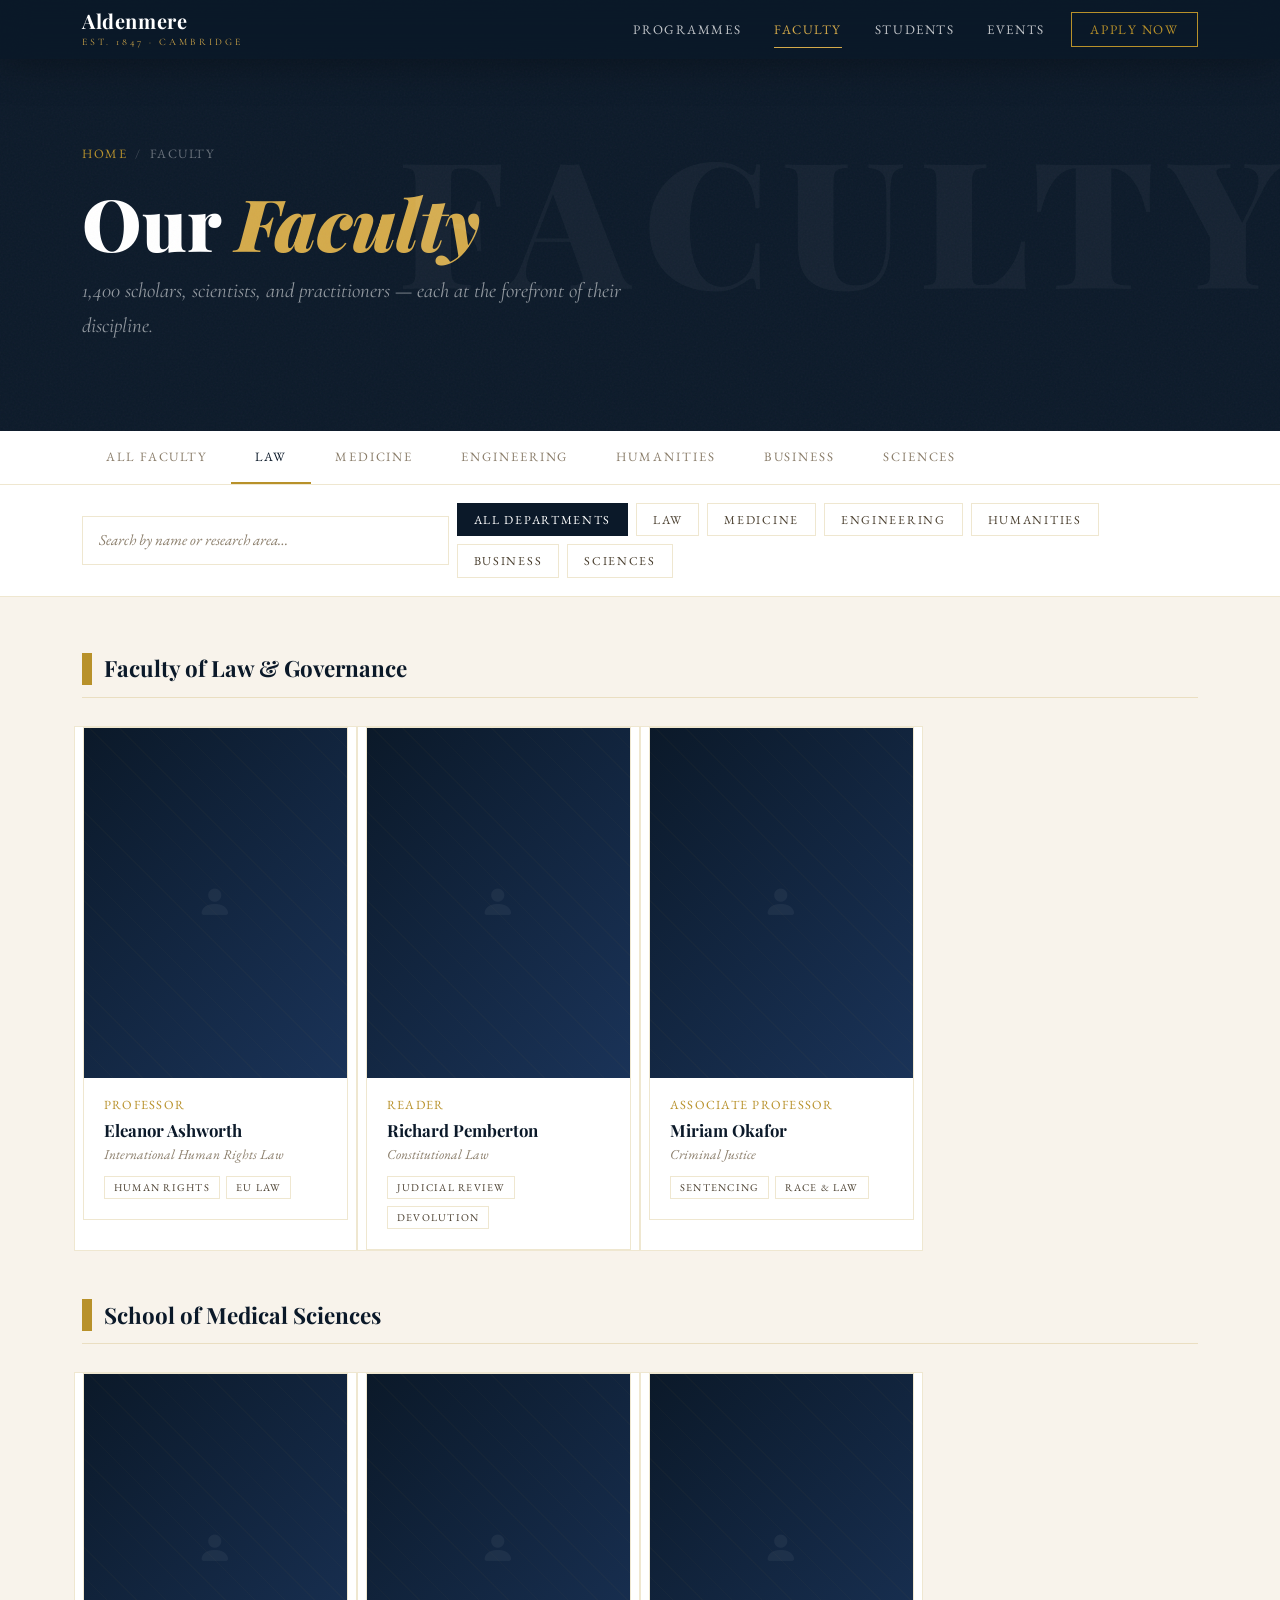
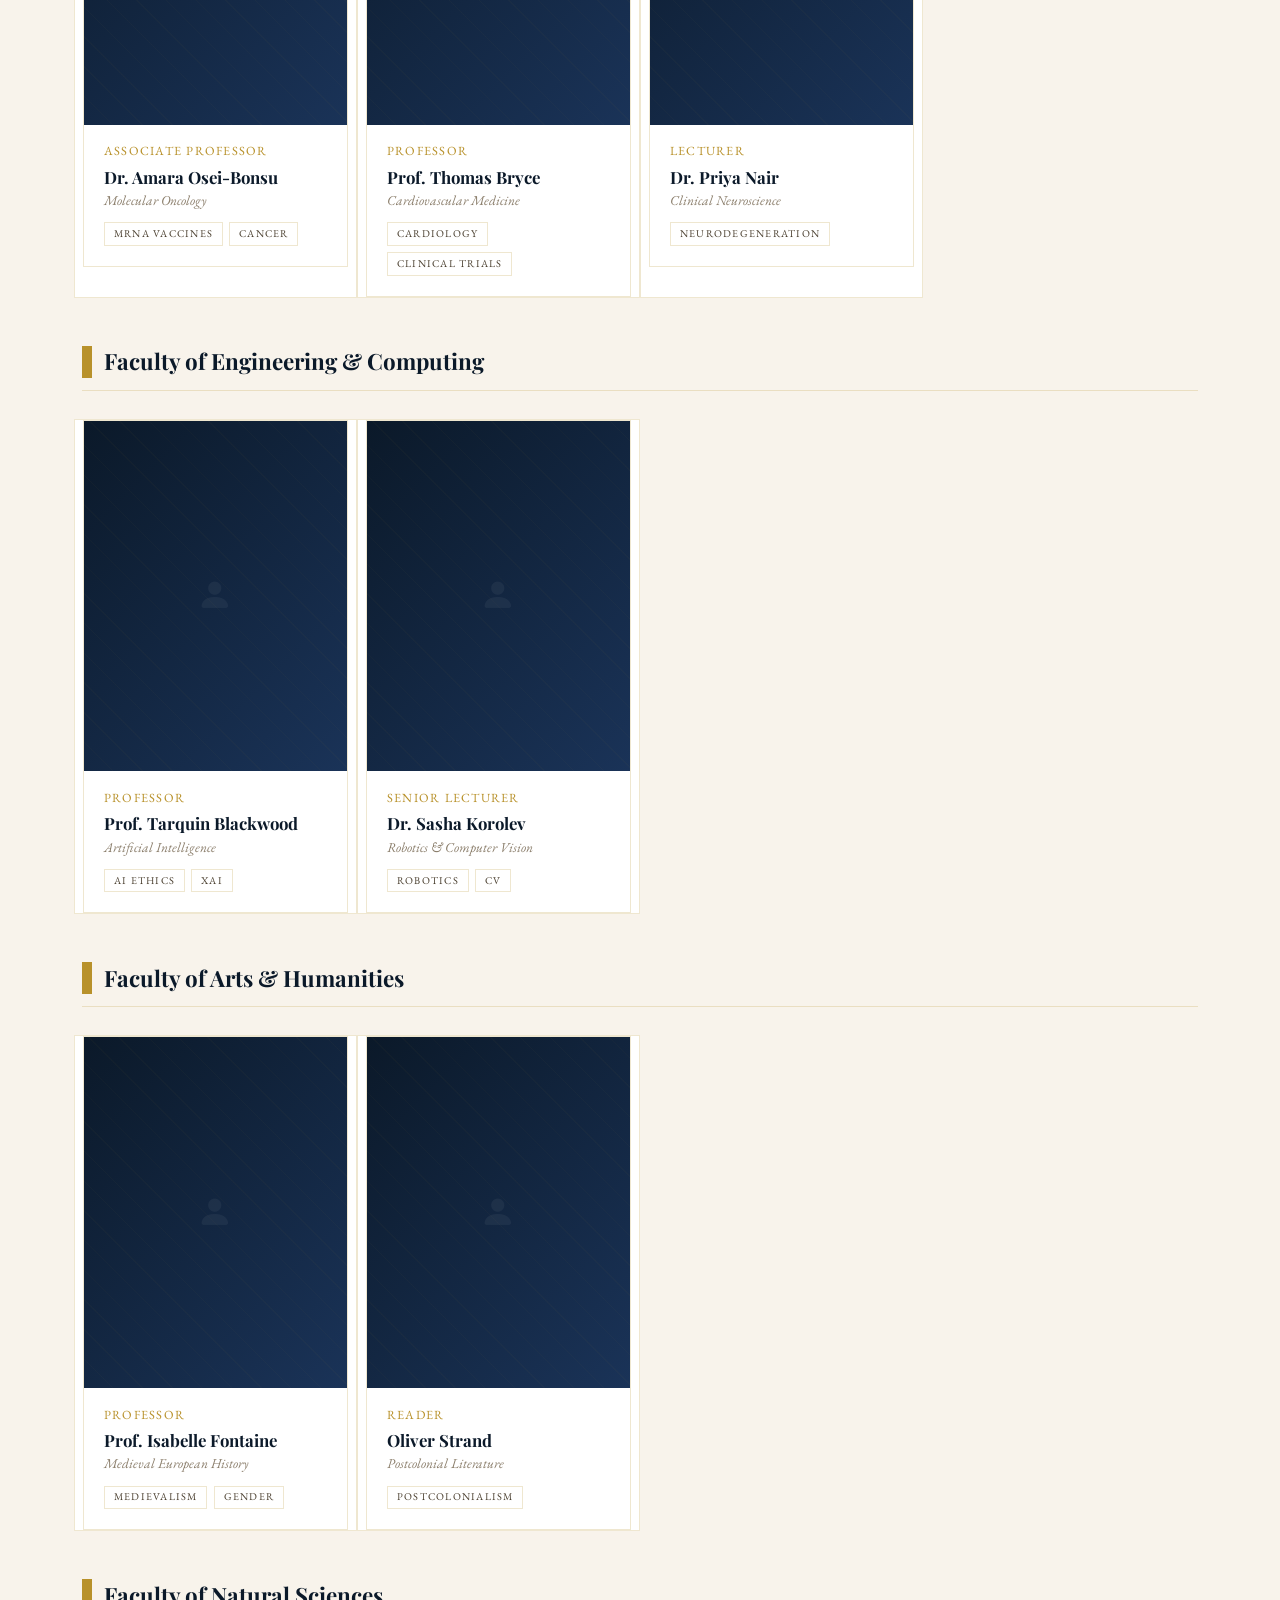
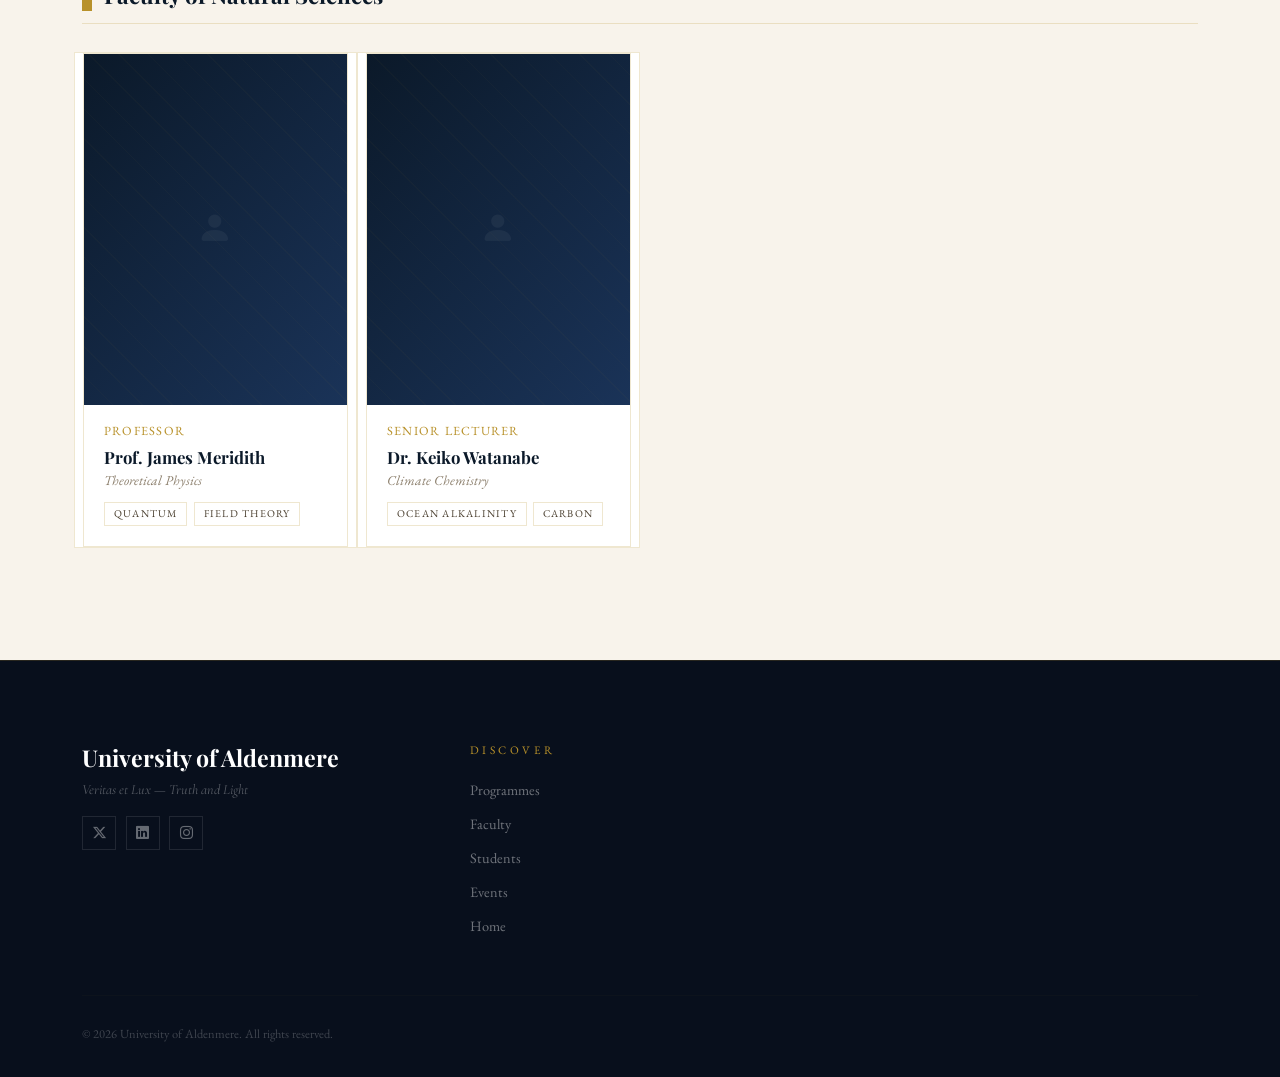
<file: faculty.html>
<!DOCTYPE html>
<html lang="en">
<head>
  <meta charset="UTF-8" />
  <meta name="viewport" content="width=device-width, initial-scale=1.0" />
  <title>Faculty — Aldenmere University</title>
  <link href="https://cdn.jsdelivr.net/npm/bootstrap@5.3.3/dist/css/bootstrap.min.css" rel="stylesheet" />
  <link href="https://cdn.jsdelivr.net/npm/bootstrap-icons@1.11.3/font/bootstrap-icons.min.css" rel="stylesheet" />
  <link href="https://fonts.googleapis.com/css2?family=Playfair+Display:ital,wght@0,400;0,600;0,700;0,900;1,400;1,600&family=EB+Garamond:ital,wght@0,400;0,500;0,600;1,400&family=Cormorant+Garamond:ital,wght@0,300;0,400;1,300;1,400&display=swap" rel="stylesheet" />
  <link href="assets/shared.css" rel="stylesheet" />
  <style>
    /* ── Filter Bar ───────────────────────────────── */
    .filter-bar {
      background: var(--white); border-bottom: 1px solid var(--border);
      padding: 1.1rem 0; position: sticky; top: 56px; z-index: 890;
    }
    .filter-btn {
      font-family: var(--font-body); font-size: .76rem;
      letter-spacing: .14em; text-transform: uppercase;
      padding: .42rem 1rem; border: 1px solid var(--border);
      background: transparent; color: var(--text-mid);
      cursor: pointer; border-radius: 0; transition: all var(--transition); white-space: nowrap;
    }
    .filter-btn.active, .filter-btn:hover {
      background: var(--navy); border-color: var(--navy); color: var(--white);
    }

    /* ── Faculty Card ─────────────────────────────── */
    .faculty-card {
      background: var(--white); border: 1px solid var(--border);
      transition: border-color var(--transition), box-shadow var(--transition), transform var(--transition);
      cursor: pointer; overflow: hidden;
    }
    .faculty-card:hover {
      border-color: var(--gold); box-shadow: var(--shadow-md);
      transform: translateY(-5px);
    }
    .faculty-photo {
      aspect-ratio: 3/4; position: relative; overflow: hidden;
    }
    .faculty-photo-overlay {
      position: absolute; inset: 0;
      background: linear-gradient(to top, rgba(11,25,41,.85) 0%, transparent 50%);
      opacity: 0; transition: opacity var(--transition);
      display: flex; align-items: flex-end; padding: 1.25rem;
    }
    .faculty-card:hover .faculty-photo-overlay { opacity: 1; }
    .overlay-hint {
      font-family: var(--font-body); font-size: .72rem;
      letter-spacing: .2em; text-transform: uppercase;
      color: var(--gold);
    }
    .faculty-info { padding: 1.1rem 1.25rem 1.25rem; }
    .faculty-name {
      font-family: var(--font-display); font-size: 1.05rem;
      font-weight: 700; color: var(--navy); margin-bottom: .15rem; line-height: 1.25;
    }
    .faculty-title {
      font-family: var(--font-body); font-size: .78rem;
      color: var(--gold); letter-spacing: .1em; text-transform: uppercase; margin-bottom: .35rem;
    }
    .faculty-dept {
      font-family: var(--font-body); font-size: .85rem;
      color: var(--text-light); font-style: italic;
    }
    .faculty-tags { display: flex; flex-wrap: wrap; gap: .4rem; margin-top: .75rem; }
    .faculty-tag {
      font-family: var(--font-body); font-size: .65rem;
      letter-spacing: .12em; text-transform: uppercase;
      border: 1px solid var(--border); color: var(--text-mid);
      padding: .18rem .55rem;
    }

    /* ── Profile Modal ────────────────────────────── */
    .profile-header {
      display: flex; gap: 1.5rem; align-items: flex-start; margin-bottom: 1.5rem;
    }
    .profile-avatar {
      width: 100px; height: 130px; flex-shrink: 0;
      background: linear-gradient(135deg, var(--navy) 0%, var(--navy-light) 100%);
      display: flex; align-items: center; justify-content: center;
      color: rgba(255,255,255,.2); font-size: 2.5rem;
    }
    .profile-name {
      font-family: var(--font-display); font-size: 1.45rem;
      font-weight: 700; color: var(--navy); line-height: 1.2;
    }
    .profile-role {
      font-family: var(--font-body); font-size: .8rem;
      letter-spacing: .15em; text-transform: uppercase;
      color: var(--gold); margin: .4rem 0 .5rem;
    }
    .profile-contact { font-family: var(--font-body); font-size: .88rem; color: var(--text-mid); line-height: 1.7; }
    .profile-contact i { width: 16px; color: var(--gold); }
    .profile-section {
      font-family: var(--font-display); font-size: 1rem;
      font-weight: 700; color: var(--navy);
      margin: 1.25rem 0 .65rem;
      padding-bottom: .4rem; border-bottom: 1px solid var(--border);
    }
    .profile-bio { font-family: var(--font-body); font-size: .95rem; color: var(--text-mid); line-height: 1.8; }
    .research-interest {
      display: inline-flex; align-items: center; gap: .4rem;
      font-family: var(--font-body); font-size: .82rem; color: var(--text-mid);
      background: var(--cream); border: 1px solid var(--border);
      padding: .28rem .8rem; margin: .25rem .2rem 0 0;
    }
    .research-interest i { color: var(--gold); font-size: .72rem; }
    .pub-item {
      font-family: var(--font-body); font-size: .88rem; color: var(--text-mid);
      line-height: 1.6; padding: .6rem 0; border-bottom: 1px solid var(--cream-dark);
    }
    .pub-item:last-child { border-bottom: none; }
    .pub-journal { color: var(--gold); font-style: normal; }
    .office-hours-grid {
      display: grid; grid-template-columns: 1fr 1fr; gap: .6rem;
      font-family: var(--font-body); font-size: .88rem;
    }
    .oh-slot {
      background: var(--cream); padding: .55rem .9rem;
      font-size: .83rem; color: var(--text-mid);
    }
    .oh-slot strong { color: var(--navy); display: block; font-size: .72rem; letter-spacing: .1em; text-transform: uppercase; margin-bottom: .15rem; }
  </style>
</head>
<body>

<!-- ══ NAVBAR ══════════════════════════════════════════ -->
<nav id="mainNav" class="navbar navbar-expand-lg">
  <div class="container">
    <a class="navbar-brand-wrap" href="index.html">
      <span class="brand-name">Aldenmere</span>
      <span class="brand-est">Est. 1847 · Cambridge</span>
    </a>
    <button class="navbar-toggler" type="button" data-bs-toggle="collapse" data-bs-target="#navMenu">
      <span class="navbar-toggler-icon"></span>
    </button>
    <div class="collapse navbar-collapse" id="navMenu">
      <ul class="navbar-nav ms-auto align-items-lg-center gap-lg-1">
        <li class="nav-item"><a class="nav-link" href="courses.html" data-page="courses.html">Programmes</a></li>
        <li class="nav-item"><a class="nav-link" href="faculty.html" data-page="faculty.html">Faculty</a></li>
        <li class="nav-item"><a class="nav-link" href="students.html" data-page="students.html">Students</a></li>
        <li class="nav-item"><a class="nav-link" href="events.html" data-page="events.html">Events</a></li>
        <li class="nav-item ms-lg-2"><a class="nav-link nav-cta" href="#">Apply Now</a></li>
      </ul>
    </div>
  </div>
</nav>

<!-- ══ PAGE HEADER ════════════════════════════════════ -->
<header class="page-header">
  <div class="page-header-bg-text">FACULTY</div>
  <div class="container">
    <div class="breadcrumb-nav"><a href="index.html">Home</a><span>/</span>Faculty</div>
    <h1 class="page-title">Our <em>Faculty</em></h1>
    <p class="page-subtitle">1,400 scholars, scientists, and practitioners — each at the forefront of their discipline.</p>
  </div>
</header>

<!-- ══ SUB-NAV ═════════════════════════════════════════ -->
<nav class="sub-nav">
  <div class="container">
    <div class="sub-nav-inner">
      <a href="#all" class="sub-nav-link active">All Faculty</a>
      <a href="#law-f" class="sub-nav-link">Law</a>
      <a href="#medicine-f" class="sub-nav-link">Medicine</a>
      <a href="#engineering-f" class="sub-nav-link">Engineering</a>
      <a href="#humanities-f" class="sub-nav-link">Humanities</a>
      <a href="#business-f" class="sub-nav-link">Business</a>
      <a href="#sciences-f" class="sub-nav-link">Sciences</a>
    </div>
  </div>
</nav>

<!-- ══ FILTER & SEARCH ════════════════════════════════ -->
<div class="filter-bar">
  <div class="container">
    <div class="row align-items-center g-2">
      <div class="col-md-4">
        <input type="search" class="form-control" placeholder="Search by name or research area…" data-search-target="faculty-card" />
      </div>
      <div class="col-md-8">
        <div class="d-flex gap-2 flex-wrap" data-filter-group="dept">
          <button class="filter-btn active" data-filter="all">All Departments</button>
          <button class="filter-btn" data-filter="law">Law</button>
          <button class="filter-btn" data-filter="medicine">Medicine</button>
          <button class="filter-btn" data-filter="engineering">Engineering</button>
          <button class="filter-btn" data-filter="humanities">Humanities</button>
          <button class="filter-btn" data-filter="business">Business</button>
          <button class="filter-btn" data-filter="sciences">Sciences</button>
        </div>
      </div>
    </div>
  </div>
</div>

<!-- ══ FACULTY GRID ════════════════════════════════════ -->
<section id="all" style="padding:3.5rem 0 6rem; background:var(--cream);">
  <div class="container">

    <!-- ── Law ── -->
    <div id="law-f" style="margin-bottom:3rem;">
      <div style="display:flex;align-items:center;gap:.75rem;margin-bottom:1.75rem;padding-bottom:.75rem;border-bottom:1px solid var(--border);">
        <div style="width:10px;height:32px;background:var(--gold);flex-shrink:0;"></div>
        <h2 style="font-family:var(--font-display);font-size:1.4rem;font-weight:700;color:var(--navy);margin:0;">Faculty of Law &amp; Governance</h2>
      </div>
      <div class="row g-3">

        <div class="col-6 col-md-4 col-lg-3 faculty-card reveal" data-filter-target="dept" data-filter-val="law" data-search-text="eleanor ashworth human rights international law professor">
          <div class="faculty-card">
            <div class="faculty-photo">
              <div class="img-placeholder"><i class="bi bi-person-fill"></i></div>
              <div class="faculty-photo-overlay"><span class="overlay-hint">View Profile <i class="bi bi-arrow-up-right ms-1"></i></span></div>
            </div>
            <div class="faculty-info" data-bs-toggle="modal" data-bs-target="#modal-ashworth">
              <div class="faculty-title">Professor</div>
              <div class="faculty-name">Eleanor Ashworth</div>
              <div class="faculty-dept">International Human Rights Law</div>
              <div class="faculty-tags">
                <span class="faculty-tag">Human Rights</span>
                <span class="faculty-tag">EU Law</span>
              </div>
            </div>
          </div>
        </div>

        <div class="col-6 col-md-4 col-lg-3 faculty-card reveal reveal-delay-1" data-filter-target="dept" data-filter-val="law" data-search-text="richard pemberton constitutional administrative law reader">
          <div class="faculty-card">
            <div class="faculty-photo">
              <div class="img-placeholder"><i class="bi bi-person-fill"></i></div>
              <div class="faculty-photo-overlay"><span class="overlay-hint">View Profile <i class="bi bi-arrow-up-right ms-1"></i></span></div>
            </div>
            <div class="faculty-info" data-bs-toggle="modal" data-bs-target="#modal-pemberton">
              <div class="faculty-title">Reader</div>
              <div class="faculty-name">Richard Pemberton</div>
              <div class="faculty-dept">Constitutional Law</div>
              <div class="faculty-tags">
                <span class="faculty-tag">Judicial Review</span>
                <span class="faculty-tag">Devolution</span>
              </div>
            </div>
          </div>
        </div>

        <div class="col-6 col-md-4 col-lg-3 faculty-card reveal reveal-delay-2" data-filter-target="dept" data-filter-val="law" data-search-text="miriam okafor criminal justice sentencing associate professor">
          <div class="faculty-card">
            <div class="faculty-photo">
              <div class="img-placeholder"><i class="bi bi-person-fill"></i></div>
              <div class="faculty-photo-overlay"><span class="overlay-hint">View Profile</span></div>
            </div>
            <div class="faculty-info">
              <div class="faculty-title">Associate Professor</div>
              <div class="faculty-name">Miriam Okafor</div>
              <div class="faculty-dept">Criminal Justice</div>
              <div class="faculty-tags"><span class="faculty-tag">Sentencing</span><span class="faculty-tag">Race &amp; Law</span></div>
            </div>
          </div>
        </div>

      </div>
    </div>

    <!-- ── Medicine ── -->
    <div id="medicine-f" style="margin-bottom:3rem;">
      <div style="display:flex;align-items:center;gap:.75rem;margin-bottom:1.75rem;padding-bottom:.75rem;border-bottom:1px solid var(--border);">
        <div style="width:10px;height:32px;background:var(--gold);flex-shrink:0;"></div>
        <h2 style="font-family:var(--font-display);font-size:1.4rem;font-weight:700;color:var(--navy);margin:0;">School of Medical Sciences</h2>
      </div>
      <div class="row g-3">

        <div class="col-6 col-md-4 col-lg-3 faculty-card reveal" data-filter-target="dept" data-filter-val="medicine" data-search-text="amara osei-bonsu oncology molecular cancer research associate professor">
          <div class="faculty-card">
            <div class="faculty-photo">
              <div class="img-placeholder"><i class="bi bi-person-fill"></i></div>
              <div class="faculty-photo-overlay"><span class="overlay-hint">View Profile <i class="bi bi-arrow-up-right ms-1"></i></span></div>
            </div>
            <div class="faculty-info" data-bs-toggle="modal" data-bs-target="#modal-osei">
              <div class="faculty-title">Associate Professor</div>
              <div class="faculty-name">Dr. Amara Osei-Bonsu</div>
              <div class="faculty-dept">Molecular Oncology</div>
              <div class="faculty-tags"><span class="faculty-tag">mRNA Vaccines</span><span class="faculty-tag">Cancer</span></div>
            </div>
          </div>
        </div>

        <div class="col-6 col-md-4 col-lg-3 faculty-card reveal reveal-delay-1" data-filter-target="dept" data-filter-val="medicine" data-search-text="thomas bryce neuroscience cardiology professor">
          <div class="faculty-card">
            <div class="faculty-photo">
              <div class="img-placeholder"><i class="bi bi-person-fill"></i></div>
              <div class="faculty-photo-overlay"><span class="overlay-hint">View Profile</span></div>
            </div>
            <div class="faculty-info">
              <div class="faculty-title">Professor</div>
              <div class="faculty-name">Prof. Thomas Bryce</div>
              <div class="faculty-dept">Cardiovascular Medicine</div>
              <div class="faculty-tags"><span class="faculty-tag">Cardiology</span><span class="faculty-tag">Clinical Trials</span></div>
            </div>
          </div>
        </div>

        <div class="col-6 col-md-4 col-lg-3 faculty-card reveal reveal-delay-2" data-filter-target="dept" data-filter-val="medicine" data-search-text="priya nair neuroscience psychiatry lecturer">
          <div class="faculty-card">
            <div class="faculty-photo">
              <div class="img-placeholder"><i class="bi bi-person-fill"></i></div>
              <div class="faculty-photo-overlay"><span class="overlay-hint">View Profile</span></div>
            </div>
            <div class="faculty-info">
              <div class="faculty-title">Lecturer</div>
              <div class="faculty-name">Dr. Priya Nair</div>
              <div class="faculty-dept">Clinical Neuroscience</div>
              <div class="faculty-tags"><span class="faculty-tag">Neurodegeneration</span></div>
            </div>
          </div>
        </div>

      </div>
    </div>

    <!-- ── Engineering ── -->
    <div id="engineering-f" style="margin-bottom:3rem;">
      <div style="display:flex;align-items:center;gap:.75rem;margin-bottom:1.75rem;padding-bottom:.75rem;border-bottom:1px solid var(--border);">
        <div style="width:10px;height:32px;background:var(--gold);flex-shrink:0;"></div>
        <h2 style="font-family:var(--font-display);font-size:1.4rem;font-weight:700;color:var(--navy);margin:0;">Faculty of Engineering &amp; Computing</h2>
      </div>
      <div class="row g-3">
        <div class="col-6 col-md-4 col-lg-3 faculty-card reveal" data-filter-target="dept" data-filter-val="engineering" data-search-text="tarquin blackwood ai machine learning interpretability professor">
          <div class="faculty-card">
            <div class="faculty-photo"><div class="img-placeholder"><i class="bi bi-person-fill"></i></div><div class="faculty-photo-overlay"><span class="overlay-hint">View Profile</span></div></div>
            <div class="faculty-info">
              <div class="faculty-title">Professor</div>
              <div class="faculty-name">Prof. Tarquin Blackwood</div>
              <div class="faculty-dept">Artificial Intelligence</div>
              <div class="faculty-tags"><span class="faculty-tag">AI Ethics</span><span class="faculty-tag">XAI</span></div>
            </div>
          </div>
        </div>
        <div class="col-6 col-md-4 col-lg-3 faculty-card reveal reveal-delay-1" data-filter-target="dept" data-filter-val="engineering" data-search-text="sasha korolev robotics computer vision senior lecturer">
          <div class="faculty-card">
            <div class="faculty-photo"><div class="img-placeholder"><i class="bi bi-person-fill"></i></div><div class="faculty-photo-overlay"><span class="overlay-hint">View Profile</span></div></div>
            <div class="faculty-info">
              <div class="faculty-title">Senior Lecturer</div>
              <div class="faculty-name">Dr. Sasha Korolev</div>
              <div class="faculty-dept">Robotics &amp; Computer Vision</div>
              <div class="faculty-tags"><span class="faculty-tag">Robotics</span><span class="faculty-tag">CV</span></div>
            </div>
          </div>
        </div>
      </div>
    </div>

    <!-- ── Humanities ── -->
    <div id="humanities-f" style="margin-bottom:3rem;">
      <div style="display:flex;align-items:center;gap:.75rem;margin-bottom:1.75rem;padding-bottom:.75rem;border-bottom:1px solid var(--border);">
        <div style="width:10px;height:32px;background:var(--gold);flex-shrink:0;"></div>
        <h2 style="font-family:var(--font-display);font-size:1.4rem;font-weight:700;color:var(--navy);margin:0;">Faculty of Arts &amp; Humanities</h2>
      </div>
      <div class="row g-3">
        <div class="col-6 col-md-4 col-lg-3 faculty-card reveal" data-filter-target="dept" data-filter-val="humanities" data-search-text="isabelle fontaine medieval history professor">
          <div class="faculty-card">
            <div class="faculty-photo"><div class="img-placeholder"><i class="bi bi-person-fill"></i></div><div class="faculty-photo-overlay"><span class="overlay-hint">View Profile <i class="bi bi-arrow-up-right ms-1"></i></span></div></div>
            <div class="faculty-info" data-bs-toggle="modal" data-bs-target="#modal-fontaine">
              <div class="faculty-title">Professor</div>
              <div class="faculty-name">Prof. Isabelle Fontaine</div>
              <div class="faculty-dept">Medieval European History</div>
              <div class="faculty-tags"><span class="faculty-tag">Medievalism</span><span class="faculty-tag">Gender</span></div>
            </div>
          </div>
        </div>
        <div class="col-6 col-md-4 col-lg-3 faculty-card reveal reveal-delay-1" data-filter-target="dept" data-filter-val="humanities" data-search-text="oliver strand literary theory postcolonial studies reader">
          <div class="faculty-card">
            <div class="faculty-photo"><div class="img-placeholder"><i class="bi bi-person-fill"></i></div><div class="faculty-photo-overlay"><span class="overlay-hint">View Profile</span></div></div>
            <div class="faculty-info">
              <div class="faculty-title">Reader</div>
              <div class="faculty-name">Oliver Strand</div>
              <div class="faculty-dept">Postcolonial Literature</div>
              <div class="faculty-tags"><span class="faculty-tag">Postcolonialism</span></div>
            </div>
          </div>
        </div>
      </div>
    </div>

    <!-- ── Sciences ── -->
    <div id="sciences-f" style="margin-bottom:1rem;">
      <div style="display:flex;align-items:center;gap:.75rem;margin-bottom:1.75rem;padding-bottom:.75rem;border-bottom:1px solid var(--border);">
        <div style="width:10px;height:32px;background:var(--gold);flex-shrink:0;"></div>
        <h2 style="font-family:var(--font-display);font-size:1.4rem;font-weight:700;color:var(--navy);margin:0;">Faculty of Natural Sciences</h2>
      </div>
      <div class="row g-3">
        <div class="col-6 col-md-4 col-lg-3 faculty-card reveal" data-filter-target="dept" data-filter-val="sciences" data-search-text="james meridith quantum physics field theory professor">
          <div class="faculty-card">
            <div class="faculty-photo"><div class="img-placeholder"><i class="bi bi-person-fill"></i></div><div class="faculty-photo-overlay"><span class="overlay-hint">View Profile <i class="bi bi-arrow-up-right ms-1"></i></span></div></div>
            <div class="faculty-info" data-bs-toggle="modal" data-bs-target="#modal-meridith">
              <div class="faculty-title">Professor</div>
              <div class="faculty-name">Prof. James Meridith</div>
              <div class="faculty-dept">Theoretical Physics</div>
              <div class="faculty-tags"><span class="faculty-tag">Quantum</span><span class="faculty-tag">Field Theory</span></div>
            </div>
          </div>
        </div>
        <div class="col-6 col-md-4 col-lg-3 faculty-card reveal reveal-delay-1" data-filter-target="dept" data-filter-val="sciences" data-search-text="keiko watanabe climate chemistry ocean lecturer">
          <div class="faculty-card">
            <div class="faculty-photo"><div class="img-placeholder"><i class="bi bi-person-fill"></i></div><div class="faculty-photo-overlay"><span class="overlay-hint">View Profile</span></div></div>
            <div class="faculty-info">
              <div class="faculty-title">Senior Lecturer</div>
              <div class="faculty-name">Dr. Keiko Watanabe</div>
              <div class="faculty-dept">Climate Chemistry</div>
              <div class="faculty-tags"><span class="faculty-tag">Ocean Alkalinity</span><span class="faculty-tag">Carbon</span></div>
            </div>
          </div>
        </div>
      </div>
    </div>

  </div>
</section>

<!-- ══ PROFILE MODALS ═════════════════════════════════ -->

<!-- Ashworth -->
<div class="modal fade" id="modal-ashworth" tabindex="-1">
  <div class="modal-dialog modal-lg modal-dialog-scrollable">
    <div class="modal-content">
      <div class="modal-header">
        <h5 class="modal-title">Faculty Profile</h5>
        <button class="btn-close" data-bs-dismiss="modal"></button>
      </div>
      <div class="modal-body">
        <div class="profile-header">
          <div class="profile-avatar"><i class="bi bi-person-fill"></i></div>
          <div>
            <div class="profile-name">Professor Eleanor Ashworth</div>
            <div class="profile-role">Chair of International Human Rights Law · Faculty of Law &amp; Governance</div>
            <div class="profile-contact">
              <div><i class="bi bi-envelope me-2"></i>e.ashworth@aldenmere.ac.uk</div>
              <div><i class="bi bi-geo-alt me-2"></i>Lacy Building, Room 3.14</div>
              <div><i class="bi bi-telephone me-2"></i>+44 1223 110 421</div>
            </div>
          </div>
        </div>
        <div class="profile-section">Biography</div>
        <p class="profile-bio">Eleanor Ashworth is one of the UK's foremost authorities on international human rights law. She served as a legal adviser to the UN Human Rights Committee (2014–2019) and as a member of the Council of Europe's Venice Commission. Her scholarship has influenced landmark judgments at the European Court of Human Rights, and she has provided expert evidence to parliamentary committees on Brexit's impact on rights protections.</p>
        <p class="profile-bio" style="margin-top:.75rem;">Prior to Aldenmere, she held chairs at Edinburgh and the European University Institute, Florence. She is a Fellow of the British Academy and was appointed CBE in the 2022 New Year Honours for services to legal scholarship.</p>

        <div class="profile-section">Research Interests</div>
        <div>
          <span class="research-interest"><i class="bi bi-diamond-fill"></i>International Human Rights Law</span>
          <span class="research-interest"><i class="bi bi-diamond-fill"></i>European Court of Human Rights</span>
          <span class="research-interest"><i class="bi bi-diamond-fill"></i>UN Treaty Bodies</span>
          <span class="research-interest"><i class="bi bi-diamond-fill"></i>Refugee &amp; Migration Law</span>
          <span class="research-interest"><i class="bi bi-diamond-fill"></i>Transitional Justice</span>
        </div>

        <div class="profile-section">Selected Publications</div>
        <div class="pub-item">Ashworth, E. (2024). 'Proportionality and the Living Instrument Doctrine.' <span class="pub-journal">European Human Rights Law Review</span>, 12(3), 201–228.</div>
        <div class="pub-item">Ashworth, E. &amp; Müller, H. (2022). <em>Accountability Without Borders: Extraterritorial Human Rights Obligations</em>. Cambridge University Press.</div>
        <div class="pub-item">Ashworth, E. (2020). 'The Collapse of the Deference Doctrine in Strasbourg.' <span class="pub-journal">Oxford Journal of Legal Studies</span>, 40(2), 345–378.</div>
        <div class="pub-item">Ashworth, E. (2018). <em>Rights in the Balance: Courts, Legislatures and the Protection of Fundamental Freedoms</em>. Hart Publishing.</div>

        <div class="profile-section">Office Hours</div>
        <div class="office-hours-grid">
          <div class="oh-slot"><strong>Tuesday</strong>14:00 – 16:00</div>
          <div class="oh-slot"><strong>Thursday</strong>10:00 – 11:30</div>
          <div class="oh-slot" style="grid-column:1/-1;"><strong>By Appointment</strong>Email e.ashworth@aldenmere.ac.uk</div>
        </div>
      </div>
      <div class="modal-footer">
        <a href="#" class="btn-navy" style="font-size:.78rem;">Full CV (PDF)</a>
        <a href="mailto:e.ashworth@aldenmere.ac.uk" class="btn-gold" style="font-size:.78rem;">Send Email</a>
      </div>
    </div>
  </div>
</div>

<!-- Osei-Bonsu -->
<div class="modal fade" id="modal-osei" tabindex="-1">
  <div class="modal-dialog modal-lg modal-dialog-scrollable">
    <div class="modal-content">
      <div class="modal-header"><h5 class="modal-title">Faculty Profile</h5><button class="btn-close" data-bs-dismiss="modal"></button></div>
      <div class="modal-body">
        <div class="profile-header">
          <div class="profile-avatar"><i class="bi bi-person-fill"></i></div>
          <div>
            <div class="profile-name">Dr. Amara Osei-Bonsu</div>
            <div class="profile-role">Associate Professor of Molecular Oncology · School of Medical Sciences</div>
            <div class="profile-contact">
              <div><i class="bi bi-envelope me-2"></i>a.osei-bonsu@aldenmere.ac.uk</div>
              <div><i class="bi bi-geo-alt me-2"></i>Cancer Research Institute, Lab 2B</div>
            </div>
          </div>
        </div>
        <div class="profile-section">Biography</div>
        <p class="profile-bio">Amara Osei-Bonsu leads the Translational Oncology Laboratory at Aldenmere's Cancer Research Institute. Her group focuses on mRNA therapeutic platforms, tumour immunology, and the molecular basis of drug resistance in triple-negative breast cancer. She trained at Harvard Medical School and the Broad Institute before joining Aldenmere in 2018.</p>
        <p class="profile-bio" style="margin-top:.75rem;">In 2024, her team published a landmark study in <em>Nature Medicine</em> on variant-adaptive mRNA vaccine architecture, attracting £18M in Wellcome Trust and UKRI funding. She is a recipient of the Lister Institute Research Prize and the CRUK Future Leaders in Cancer Research Award.</p>

        <div class="profile-section">Research Interests</div>
        <div>
          <span class="research-interest"><i class="bi bi-diamond-fill"></i>mRNA Therapeutics</span>
          <span class="research-interest"><i class="bi bi-diamond-fill"></i>Tumour Immunology</span>
          <span class="research-interest"><i class="bi bi-diamond-fill"></i>Drug Resistance</span>
          <span class="research-interest"><i class="bi bi-diamond-fill"></i>Cancer Genomics</span>
        </div>

        <div class="profile-section">Selected Publications</div>
        <div class="pub-item">Osei-Bonsu, A. et al. (2024). 'Variant-adaptive mRNA vaccine platforms for pandemic preparedness.' <span class="pub-journal">Nature Medicine</span>, 30, 1124–1138.</div>
        <div class="pub-item">Osei-Bonsu, A. &amp; Chen, L. (2022). 'Overcoming PARP inhibitor resistance in BRCA1-mutant tumours.' <span class="pub-journal">Cancer Cell</span>, 41(8), 1402–1417.</div>
        <div class="pub-item">Osei-Bonsu, A. (2020). 'Lipid nanoparticle formulation strategies for tumour-targeted RNA delivery.' <span class="pub-journal">Advanced Drug Delivery Reviews</span>, 162, 344–360.</div>

        <div class="profile-section">Office Hours</div>
        <div class="office-hours-grid">
          <div class="oh-slot"><strong>Wednesday</strong>13:00 – 15:00</div>
          <div class="oh-slot"><strong>By Appointment</strong>a.osei-bonsu@aldenmere.ac.uk</div>
        </div>
      </div>
      <div class="modal-footer">
        <a href="#" class="btn-navy" style="font-size:.78rem;">Full CV (PDF)</a>
        <a href="mailto:a.osei-bonsu@aldenmere.ac.uk" class="btn-gold" style="font-size:.78rem;">Send Email</a>
      </div>
    </div>
  </div>
</div>

<!-- Fontaine -->
<div class="modal fade" id="modal-fontaine" tabindex="-1">
  <div class="modal-dialog modal-lg modal-dialog-scrollable">
    <div class="modal-content">
      <div class="modal-header"><h5 class="modal-title">Faculty Profile</h5><button class="btn-close" data-bs-dismiss="modal"></button></div>
      <div class="modal-body">
        <div class="profile-header">
          <div class="profile-avatar"><i class="bi bi-person-fill"></i></div>
          <div>
            <div class="profile-name">Professor Isabelle Fontaine</div>
            <div class="profile-role">Professor of Medieval European History · Faculty of Arts &amp; Humanities</div>
            <div class="profile-contact">
              <div><i class="bi bi-envelope me-2"></i>i.fontaine@aldenmere.ac.uk</div>
              <div><i class="bi bi-geo-alt me-2"></i>Pemberton Building, Room 2.08</div>
            </div>
          </div>
        </div>
        <div class="profile-section">Biography</div>
        <p class="profile-bio">Isabelle Fontaine is a leading authority on medieval European society, gender, and the Church. Educated at the École Normale Supérieure and Cambridge, she has held visiting fellowships at the Institute for Advanced Study (Princeton), All Souls College Oxford, and the Bibliothèque nationale de France. Her prize-winning monograph <em>The Enclosed Garden</em> (Cambridge, 2019) transformed scholarly understanding of women's religious communities in 12th-century France.</p>

        <div class="profile-section">Research Interests</div>
        <div>
          <span class="research-interest"><i class="bi bi-diamond-fill"></i>Medieval Religious Culture</span>
          <span class="research-interest"><i class="bi bi-diamond-fill"></i>Gender &amp; the Church</span>
          <span class="research-interest"><i class="bi bi-diamond-fill"></i>Manuscript Studies</span>
          <span class="research-interest"><i class="bi bi-diamond-fill"></i>Memory &amp; Commemoration</span>
        </div>

        <div class="profile-section">Selected Publications</div>
        <div class="pub-item">Fontaine, I. (2019). <em>The Enclosed Garden: Women, Devotion, and Authority in Twelfth-Century France</em>. Cambridge University Press. [Winner: RHS Gladstone Prize]</div>
        <div class="pub-item">Fontaine, I. (2022). 'Relic Translation and the Politics of Sacred Memory in Capetian France.' <span class="pub-journal">Past &amp; Present</span>, 255(1), 3–42.</div>
        <div class="pub-item">Fontaine, I. (ed.) (2021). <em>Women Writing History: Medieval Perspectives</em>. Boydell &amp; Brewer.</div>
      </div>
      <div class="modal-footer">
        <a href="#" class="btn-navy" style="font-size:.78rem;">Full CV (PDF)</a>
        <a href="mailto:i.fontaine@aldenmere.ac.uk" class="btn-gold" style="font-size:.78rem;">Send Email</a>
      </div>
    </div>
  </div>
</div>

<!-- Meridith -->
<div class="modal fade" id="modal-meridith" tabindex="-1">
  <div class="modal-dialog modal-lg modal-dialog-scrollable">
    <div class="modal-content">
      <div class="modal-header"><h5 class="modal-title">Faculty Profile</h5><button class="btn-close" data-bs-dismiss="modal"></button></div>
      <div class="modal-body">
        <div class="profile-header">
          <div class="profile-avatar"><i class="bi bi-person-fill"></i></div>
          <div>
            <div class="profile-name">Professor James Meridith</div>
            <div class="profile-role">Cavendish Professor of Theoretical Physics · Faculty of Natural Sciences</div>
            <div class="profile-contact">
              <div><i class="bi bi-envelope me-2"></i>j.meridith@aldenmere.ac.uk</div>
              <div><i class="bi bi-geo-alt me-2"></i>Cavendish Physics Building, Office C4</div>
            </div>
          </div>
        </div>
        <div class="profile-section">Biography</div>
        <p class="profile-bio">James Meridith holds the Cavendish Professorship, one of Aldenmere's most distinguished endowed chairs. His work on non-perturbative methods in quantum field theory and the phenomenology of topological phases has been cited over 12,000 times. He is a Fellow of the Royal Society, a recipient of the Dirac Medal, and a corresponding member of the Académie des Sciences. He has advised CERN, the Institute for Advanced Study, and the Perimeter Institute.</p>

        <div class="profile-section">Research Interests</div>
        <div>
          <span class="research-interest"><i class="bi bi-diamond-fill"></i>Quantum Field Theory</span>
          <span class="research-interest"><i class="bi bi-diamond-fill"></i>Topological Phases</span>
          <span class="research-interest"><i class="bi bi-diamond-fill"></i>Quantum Biology</span>
          <span class="research-interest"><i class="bi bi-diamond-fill"></i>String Theory</span>
        </div>

        <div class="profile-section">Selected Publications</div>
        <div class="pub-item">Meridith, J. &amp; Liu, X. (2024). 'Quantum coherence and proton tunnelling in enzyme catalysis.' <span class="pub-journal">Nature Physics</span>, 20, 614–629.</div>
        <div class="pub-item">Meridith, J. (2021). 'Non-perturbative effects in topologically ordered phases of matter.' <span class="pub-journal">Physical Review Letters</span>, 127, 061601.</div>
        <div class="pub-item">Meridith, J. (2018). <em>Fields, Phases, and Topology: An Introduction to Modern Quantum Field Theory</em>. Oxford University Press.</div>
      </div>
      <div class="modal-footer">
        <a href="#" class="btn-navy" style="font-size:.78rem;">Full CV (PDF)</a>
        <a href="mailto:j.meridith@aldenmere.ac.uk" class="btn-gold" style="font-size:.78rem;">Send Email</a>
      </div>
    </div>
  </div>
</div>

<!-- Pemberton stub -->
<div class="modal fade" id="modal-pemberton" tabindex="-1"><div class="modal-dialog modal-lg"><div class="modal-content"><div class="modal-header"><h5 class="modal-title">Richard Pemberton — Reader in Constitutional Law</h5><button class="btn-close" data-bs-dismiss="modal"></button></div><div class="modal-body"><p class="profile-bio">Richard Pemberton specialises in constitutional design, parliamentary procedure, and the constitutional consequences of devolution. He advises the House of Lords Constitution Committee and is the author of <em>Parliament and the Executive</em> (Hart, 2022).</p></div><div class="modal-footer"><a href="mailto:r.pemberton@aldenmere.ac.uk" class="btn-gold" style="font-size:.78rem;">Send Email</a></div></div></div></div>

<!-- Footer & scripts (same pattern) -->
<footer>
  <div class="container">
    <div class="row g-5">
      <div class="col-lg-4">
        <div class="footer-brand">University of Aldenmere</div>
        <div class="footer-tagline">Veritas et Lux — Truth and Light</div>
        <div class="footer-socials mt-3">
          <a href="#" class="social-link"><i class="bi bi-twitter-x"></i></a>
          <a href="#" class="social-link"><i class="bi bi-linkedin"></i></a>
          <a href="#" class="social-link"><i class="bi bi-instagram"></i></a>
        </div>
      </div>
      <div class="col-6 col-lg-2"><div class="footer-heading">Discover</div><ul class="footer-links"><li><a href="courses.html">Programmes</a></li><li><a href="faculty.html">Faculty</a></li><li><a href="students.html">Students</a></li><li><a href="events.html">Events</a></li><li><a href="index.html">Home</a></li></ul></div>
    </div>
    <hr class="footer-divider" />
    <span class="footer-copy">© 2026 University of Aldenmere. All rights reserved.</span>
  </div>
</footer>

<button id="backTop"><i class="bi bi-arrow-up"></i></button>
<script src="https://cdn.jsdelivr.net/npm/bootstrap@5.3.3/dist/js/bootstrap.bundle.min.js"></script>
<script src="assets/shared.js"></script>
</body>
</html>
</file>
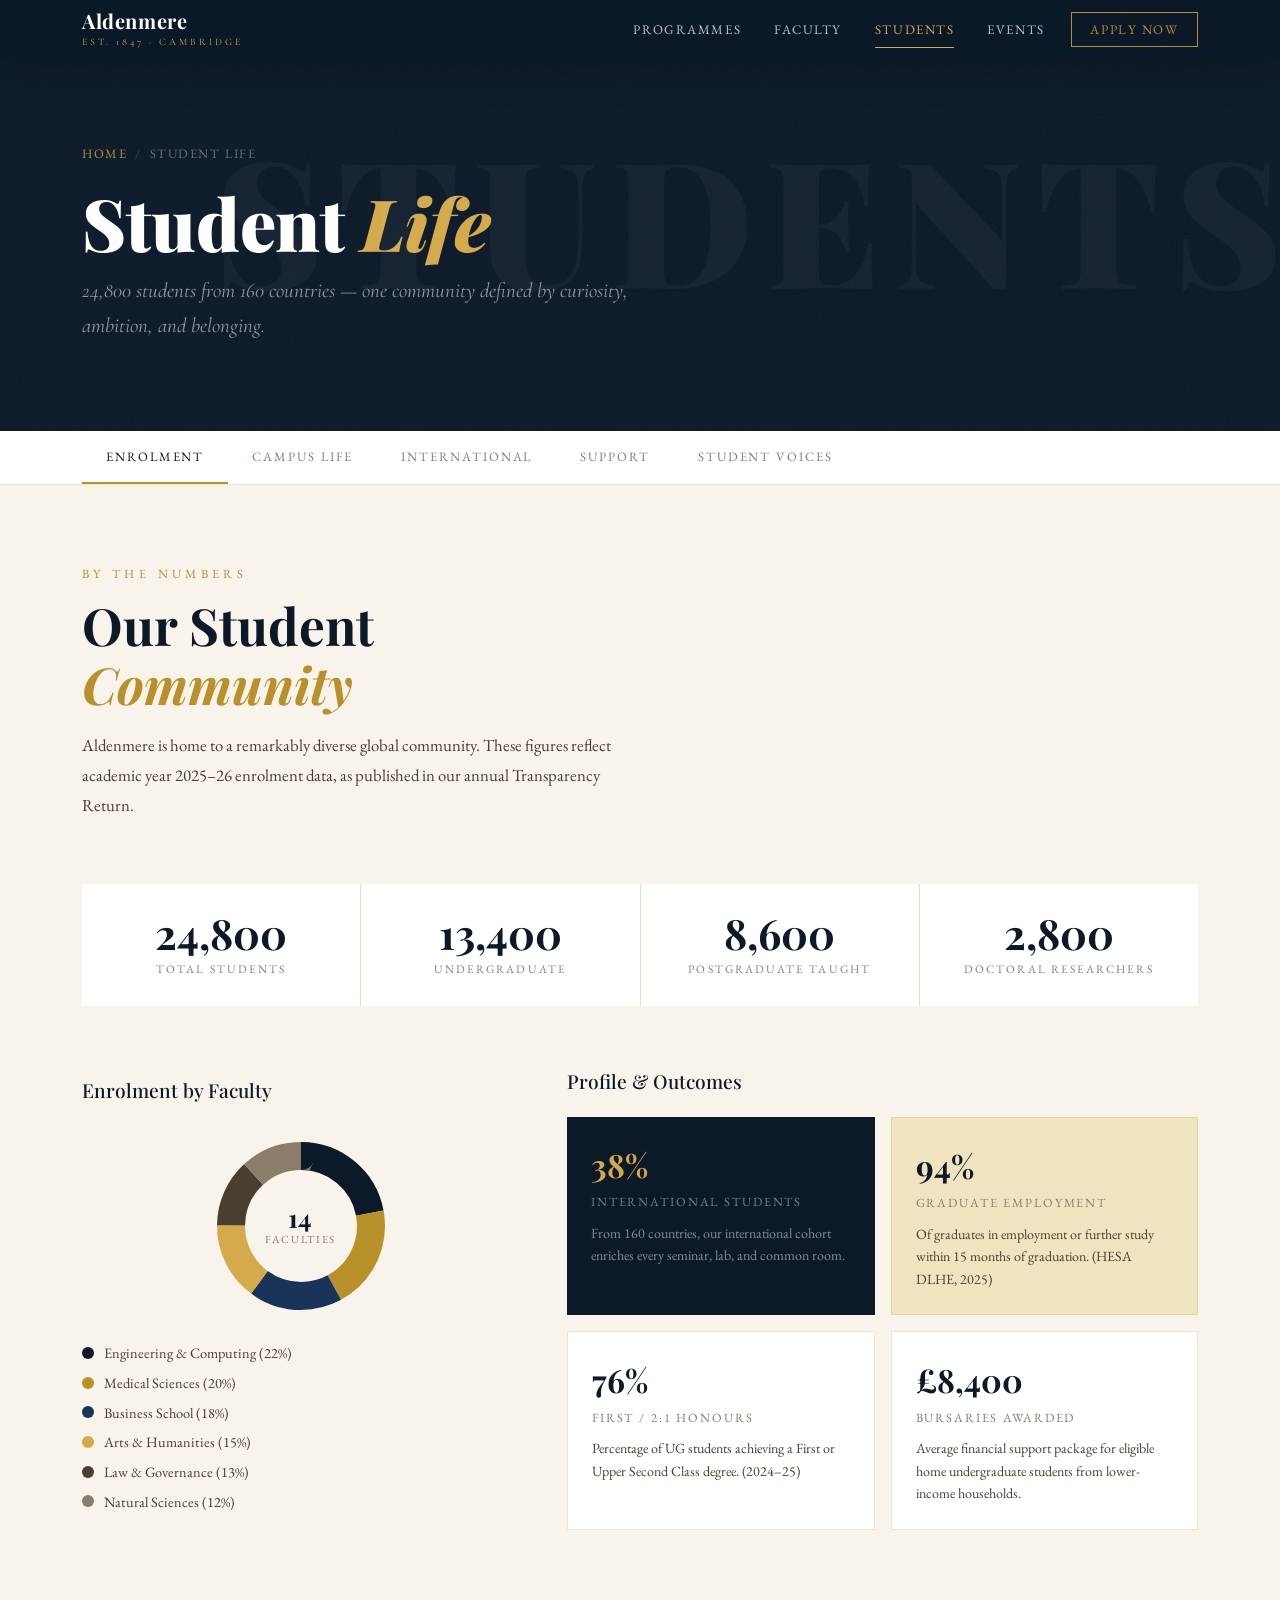
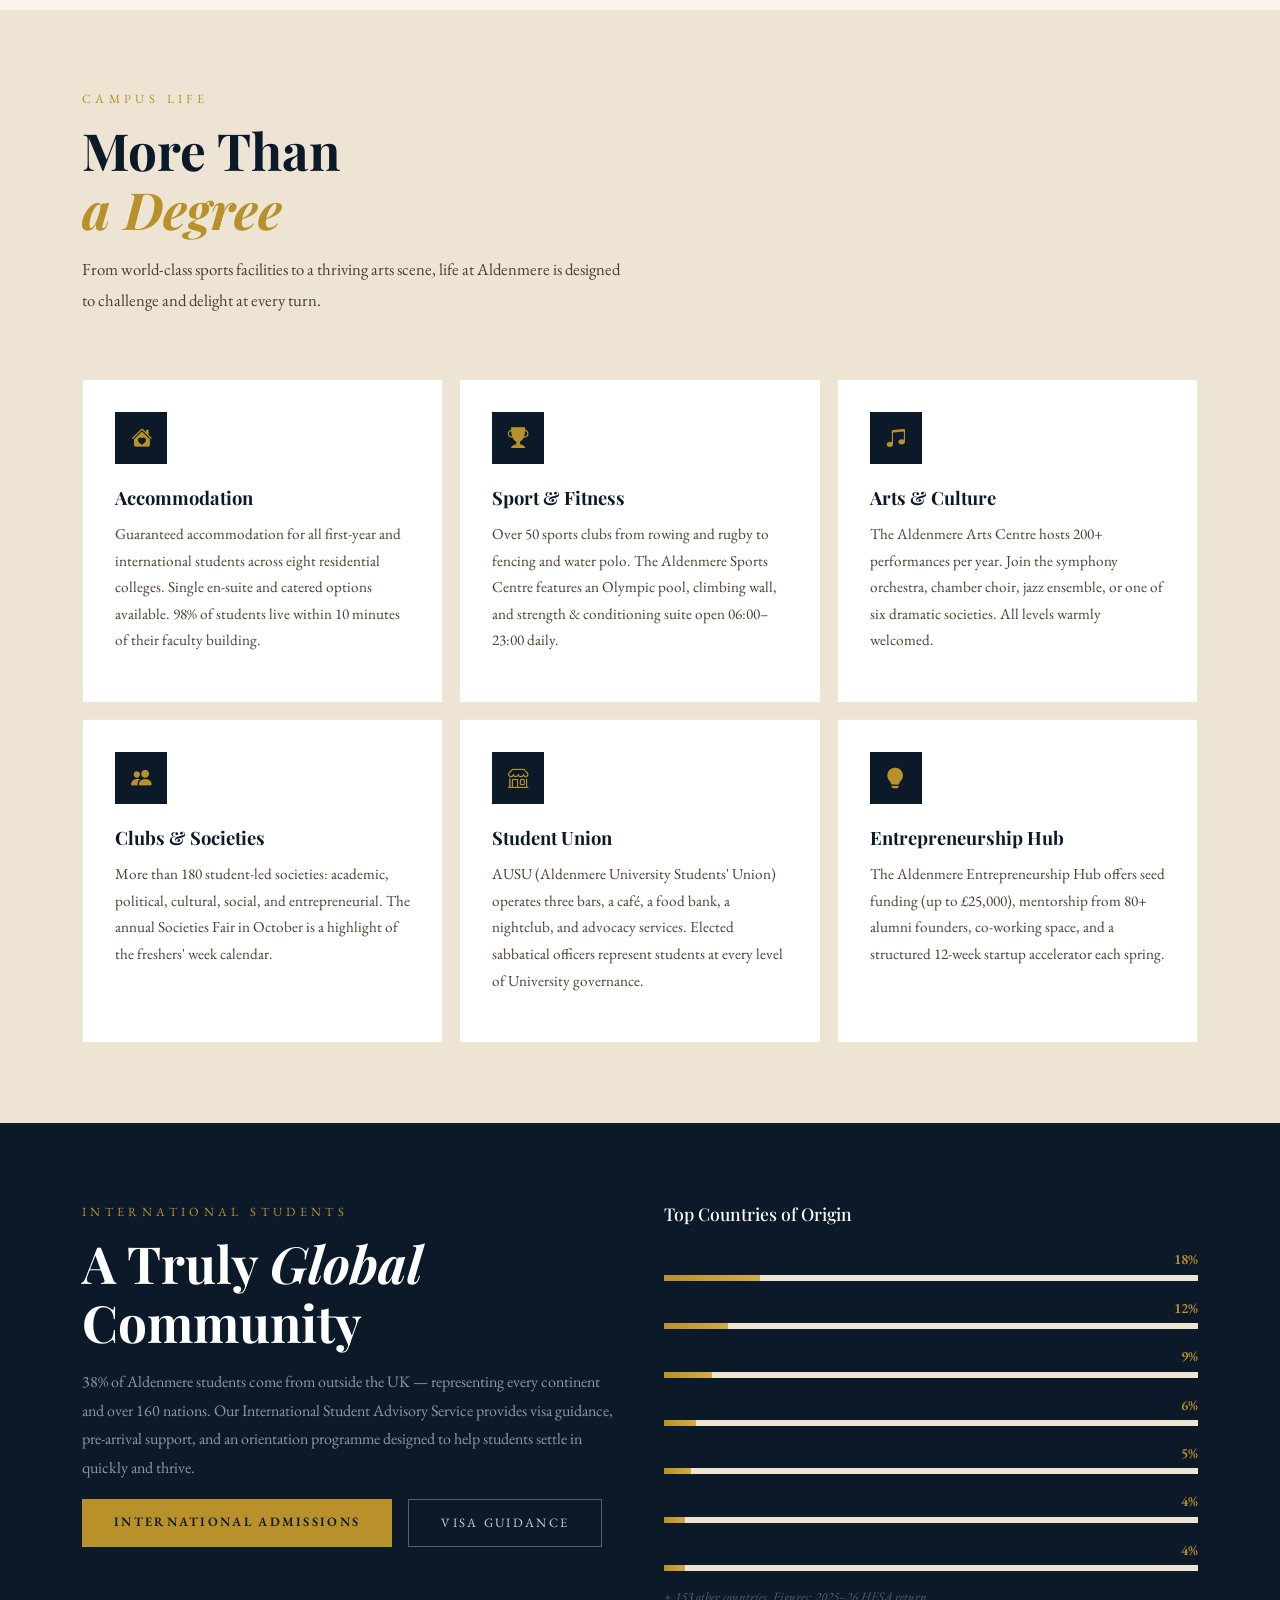
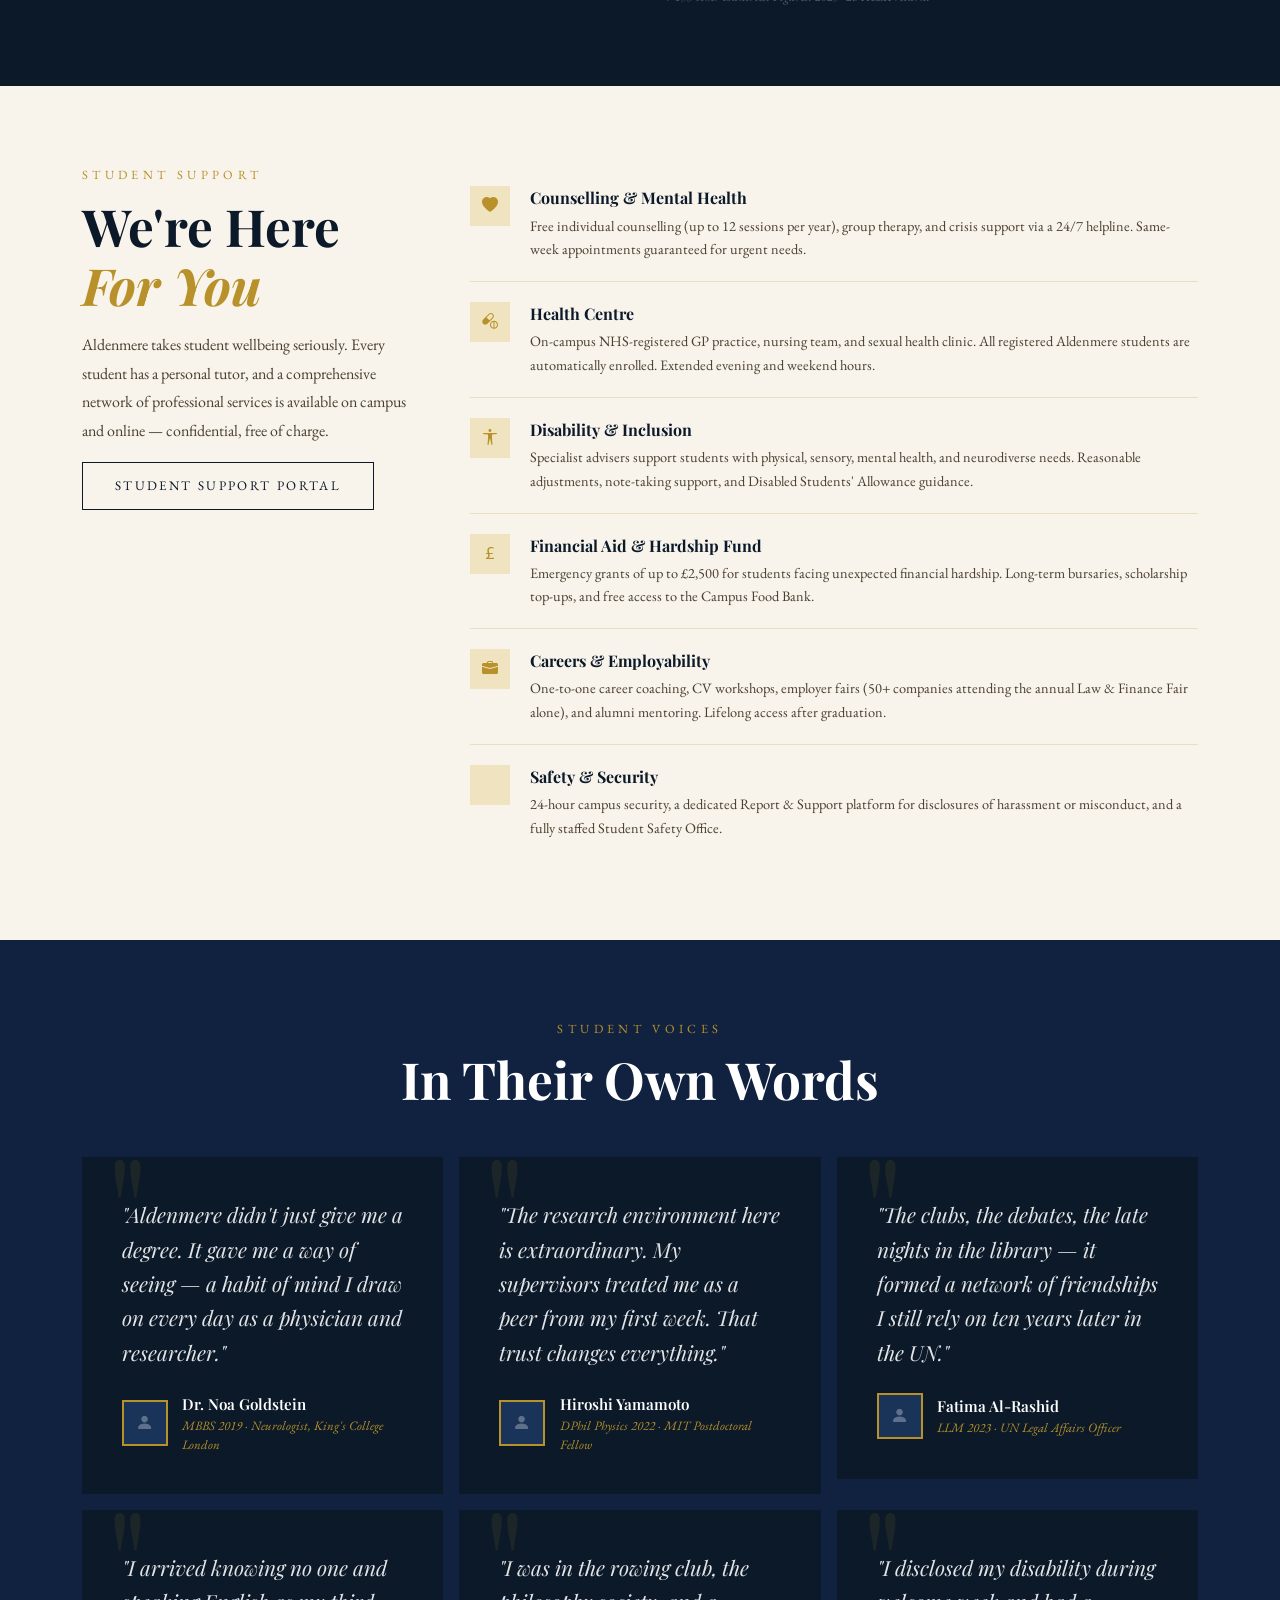
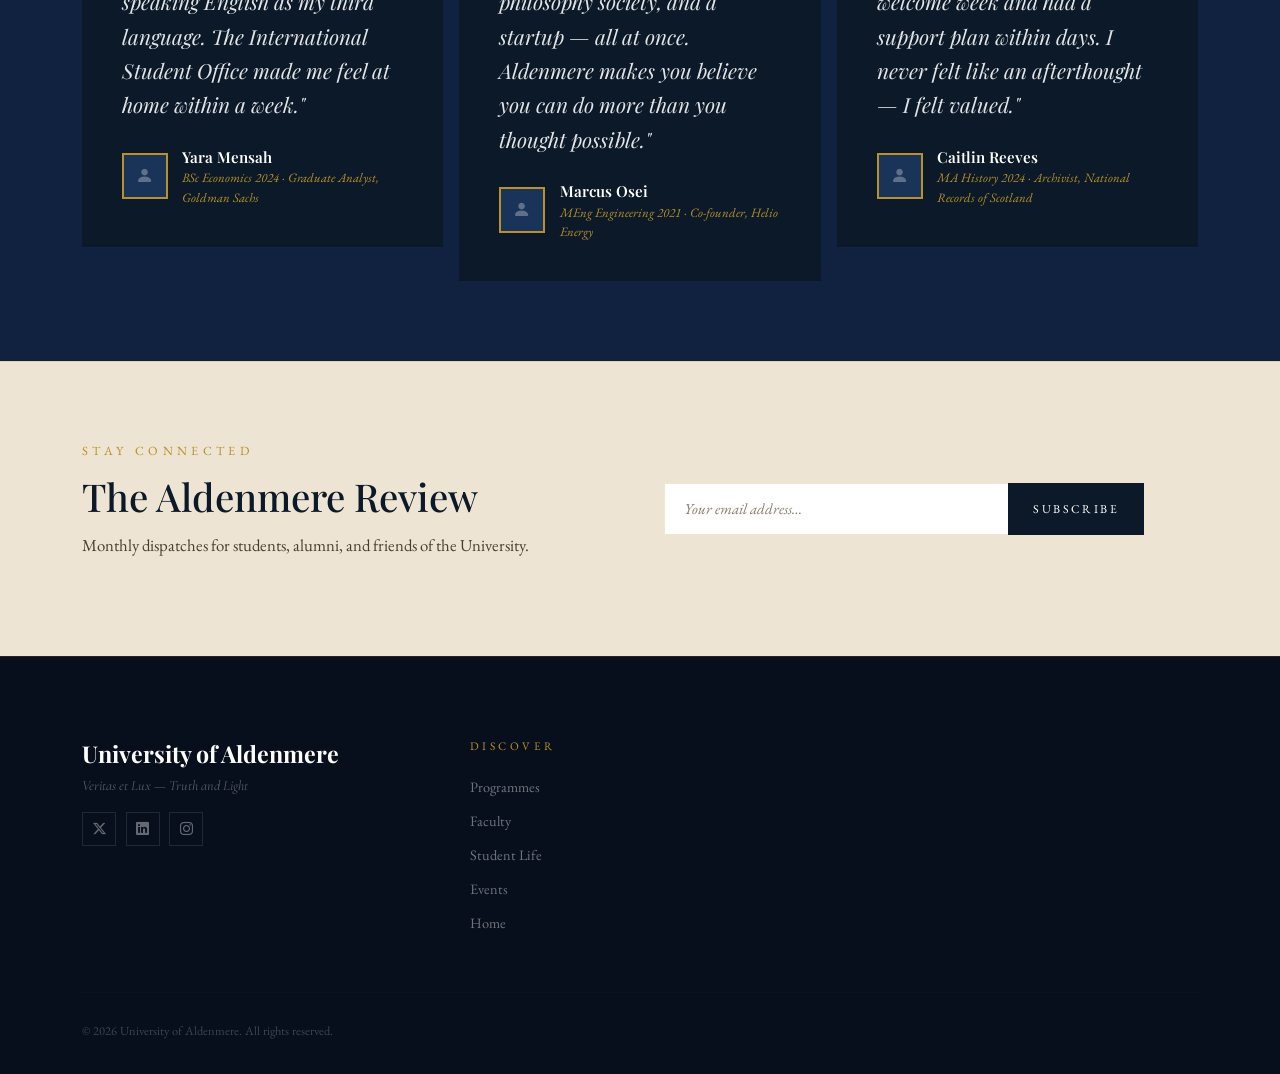
<file: students.html>
<!DOCTYPE html>
<html lang="en">
<head>
  <meta charset="UTF-8" />
  <meta name="viewport" content="width=device-width, initial-scale=1.0" />
  <title>Student Life — Aldenmere University</title>
  <link href="https://cdn.jsdelivr.net/npm/bootstrap@5.3.3/dist/css/bootstrap.min.css" rel="stylesheet" />
  <link href="https://cdn.jsdelivr.net/npm/bootstrap-icons@1.11.3/font/bootstrap-icons.min.css" rel="stylesheet" />
  <link href="https://fonts.googleapis.com/css2?family=Playfair+Display:ital,wght@0,400;0,600;0,700;0,900;1,400;1,600&family=EB+Garamond:ital,wght@0,400;0,500;0,600;1,400&family=Cormorant+Garamond:ital,wght@0,300;0,400;1,300;1,400&display=swap" rel="stylesheet" />
  <link href="assets/shared.css" rel="stylesheet" />
  <style>
    /* ── Enrolment stats grid ─────────────────────── */
    .enrolment-grid {
      display: grid;
      grid-template-columns: repeat(2, 1fr);
      gap: 1px; background: var(--border);
    }
    @media (min-width:768px) { .enrolment-grid { grid-template-columns: repeat(4, 1fr); } }
    .enrolment-cell {
      background: var(--white); padding: 1.75rem 1.25rem; text-align: center;
    }
    .enrolment-num {
      font-family: var(--font-display); font-size: clamp(1.8rem, 4vw, 2.6rem);
      font-weight: 700; color: var(--navy); line-height: 1;
    }
    .enrolment-lbl {
      font-family: var(--font-body); font-size: .72rem;
      letter-spacing: .18em; text-transform: uppercase;
      color: var(--text-light); margin-top: .4rem;
    }

    /* ── Donut chart legend ───────────────────────── */
    .donut-wrap {
      position: relative; width: 200px; height: 200px; margin: 0 auto;
    }
    .donut-svg { transform: rotate(-90deg); }
    .donut-text {
      position: absolute; top: 50%; left: 50%; transform: translate(-50%, -50%);
      text-align: center;
    }
    .donut-text-num { font-family: var(--font-display); font-size: 1.6rem; font-weight: 700; color: var(--navy); line-height: 1; }
    .donut-text-lbl { font-family: var(--font-body); font-size: .68rem; letter-spacing: .15em; text-transform: uppercase; color: var(--text-light); }
    .legend-item {
      display: flex; align-items: center; gap: .65rem;
      font-family: var(--font-body); font-size: .9rem; color: var(--text-mid);
      margin-bottom: .5rem;
    }
    .legend-dot { width: 12px; height: 12px; flex-shrink: 0; border-radius: 50%; }

    /* ── Life cards ───────────────────────────────── */
    .life-card {
      background: var(--white); border: 1px solid var(--border);
      padding: 2rem; height: 100%;
      transition: border-color var(--transition), box-shadow var(--transition), transform var(--transition);
    }
    .life-card:hover { border-color: var(--gold); box-shadow: var(--shadow-sm); transform: translateY(-4px); }
    .life-icon {
      width: 52px; height: 52px;
      background: var(--navy); color: var(--gold);
      display: flex; align-items: center; justify-content: center;
      font-size: 1.3rem; margin-bottom: 1.25rem;
    }
    .life-title { font-family: var(--font-display); font-size: 1.15rem; font-weight: 700; color: var(--navy); margin-bottom: .6rem; }
    .life-text { font-family: var(--font-body); font-size: .95rem; color: var(--text-mid); line-height: 1.75; }

    /* ── Testimonials ─────────────────────────────── */
    .testimonial-card {
      background: var(--navy); padding: 2.5rem;
      position: relative; overflow: hidden;
    }
    .testimonial-card::before {
      content: '"'; position: absolute; top: -1.5rem; left: 1.5rem;
      font-family: var(--font-display); font-size: 9rem; line-height: 1;
      color: rgba(184,145,42,.1); pointer-events: none;
    }
    .testimonial-text {
      font-family: var(--font-display); font-size: clamp(1rem, 2vw, 1.3rem);
      font-style: italic; color: rgba(255,255,255,.88);
      line-height: 1.65; position: relative; z-index: 1;
    }
    .testimonial-author { display: flex; align-items: center; gap: .9rem; margin-top: 1.5rem; }
    .author-avatar { width: 46px; height: 46px; background: var(--navy-light); border: 2px solid var(--gold); display: flex; align-items: center; justify-content: center; color: rgba(255,255,255,.3); font-size: 1.1rem; flex-shrink: 0; }
    .author-name { font-family: var(--font-display); font-size: .95rem; font-weight: 600; color: var(--white); }
    .author-detail { font-family: var(--font-body); font-size: .8rem; color: var(--gold); font-style: italic; }

    /* ── International bar ────────────────────────── */
    .country-bar { margin-bottom: 1rem; }
    .country-name { font-family: var(--font-body); font-size: .9rem; color: var(--navy); margin-bottom: .3rem; display: flex; justify-content: space-between; }
    .country-name span { color: var(--gold); font-weight: 600; }
    .bar-track { background: var(--cream-dark); height: 6px; border-radius: 0; overflow: hidden; }
    .bar-fill { height: 100%; background: linear-gradient(90deg, var(--gold), var(--gold-light)); transition: width 1s ease; }

    /* ── Support services ─────────────────────────── */
    .service-row {
      display: flex; align-items: flex-start; gap: 1.25rem;
      padding: 1.25rem 0; border-bottom: 1px solid var(--border);
    }
    .service-row:last-child { border-bottom: none; }
    .service-icon { width: 40px; height: 40px; flex-shrink: 0; background: var(--gold-pale); display: flex; align-items: center; justify-content: center; color: var(--gold); font-size: 1rem; }
    .service-title { font-family: var(--font-display); font-size: 1rem; font-weight: 700; color: var(--navy); margin-bottom: .2rem; }
    .service-desc { font-family: var(--font-body); font-size: .9rem; color: var(--text-mid); line-height: 1.65; }
  </style>
</head>
<body>

<!-- ══ NAVBAR ══════════════════════════════════════════ -->
<nav id="mainNav" class="navbar navbar-expand-lg">
  <div class="container">
    <a class="navbar-brand-wrap" href="index.html">
      <span class="brand-name">Aldenmere</span>
      <span class="brand-est">Est. 1847 · Cambridge</span>
    </a>
    <button class="navbar-toggler" type="button" data-bs-toggle="collapse" data-bs-target="#navMenu">
      <span class="navbar-toggler-icon"></span>
    </button>
    <div class="collapse navbar-collapse" id="navMenu">
      <ul class="navbar-nav ms-auto align-items-lg-center gap-lg-1">
        <li class="nav-item"><a class="nav-link" href="courses.html" data-page="courses.html">Programmes</a></li>
        <li class="nav-item"><a class="nav-link" href="faculty.html" data-page="faculty.html">Faculty</a></li>
        <li class="nav-item"><a class="nav-link" href="students.html" data-page="students.html">Students</a></li>
        <li class="nav-item"><a class="nav-link" href="events.html" data-page="events.html">Events</a></li>
        <li class="nav-item ms-lg-2"><a class="nav-link nav-cta" href="#">Apply Now</a></li>
      </ul>
    </div>
  </div>
</nav>

<!-- ══ PAGE HEADER ════════════════════════════════════ -->
<header class="page-header">
  <div class="page-header-bg-text">STUDENTS</div>
  <div class="container">
    <div class="breadcrumb-nav"><a href="index.html">Home</a><span>/</span>Student Life</div>
    <h1 class="page-title">Student <em>Life</em></h1>
    <p class="page-subtitle">24,800 students from 160 countries — one community defined by curiosity, ambition, and belonging.</p>
  </div>
</header>

<!-- ══ SUB-NAV ═════════════════════════════════════════ -->
<nav class="sub-nav">
  <div class="container">
    <div class="sub-nav-inner">
      <a href="#enrolment" class="sub-nav-link active">Enrolment</a>
      <a href="#life" class="sub-nav-link">Campus Life</a>
      <a href="#international" class="sub-nav-link">International</a>
      <a href="#support" class="sub-nav-link">Support</a>
      <a href="#voices" class="sub-nav-link">Student Voices</a>
    </div>
  </div>
</nav>

<!-- ══ ENROLMENT ══════════════════════════════════════ -->
<section id="enrolment" style="padding:5rem 0; background:var(--cream);">
  <div class="container">
    <div class="row mb-5">
      <div class="col-lg-6 reveal">
        <span class="section-label">By the Numbers</span>
        <h2 class="section-heading dark">Our Student<br><em style="color:var(--gold);font-style:italic;">Community</em></h2>
        <p style="font-family:var(--font-body);color:var(--text-mid);line-height:1.8;margin-top:1rem;font-size:1.05rem;">Aldenmere is home to a remarkably diverse global community. These figures reflect academic year 2025–26 enrolment data, as published in our annual Transparency Return.</p>
      </div>
    </div>

    <!-- Stats grid -->
    <div class="enrolment-grid reveal">
      <div class="enrolment-cell"><div class="enrolment-num">24,800</div><div class="enrolment-lbl">Total Students</div></div>
      <div class="enrolment-cell"><div class="enrolment-num">13,400</div><div class="enrolment-lbl">Undergraduate</div></div>
      <div class="enrolment-cell"><div class="enrolment-num">8,600</div><div class="enrolment-lbl">Postgraduate Taught</div></div>
      <div class="enrolment-cell"><div class="enrolment-num">2,800</div><div class="enrolment-lbl">Doctoral Researchers</div></div>
    </div>

    <div class="row g-5 mt-3 align-items-center">
      <!-- Donut: by faculty -->
      <div class="col-lg-5 reveal">
        <h4 style="font-family:var(--font-display);font-size:1.2rem;color:var(--navy);margin-bottom:1.5rem;">Enrolment by Faculty</h4>
        <div class="donut-wrap mb-3">
          <svg class="donut-svg" width="200" height="200" viewBox="0 0 200 200">
            <!-- Circumference = 2π × 70 ≈ 440 -->
            <!-- Engineering 22% → 96.8, offset 0 -->
            <circle cx="100" cy="100" r="70" fill="none" stroke="#0b1929" stroke-width="28" stroke-dasharray="96.8 343.2" stroke-dashoffset="0"/>
            <!-- Medicine 20% → 88, offset -96.8 -->
            <circle cx="100" cy="100" r="70" fill="none" stroke="#b8912a" stroke-width="28" stroke-dasharray="88 352" stroke-dashoffset="-96.8"/>
            <!-- Business 18% → 79.2, offset -184.8 -->
            <circle cx="100" cy="100" r="70" fill="none" stroke="#1a3358" stroke-width="28" stroke-dasharray="79.2 360.8" stroke-dashoffset="-184.8"/>
            <!-- Humanities 15% → 66 -->
            <circle cx="100" cy="100" r="70" fill="none" stroke="#d4aa4a" stroke-width="28" stroke-dasharray="66 374" stroke-dashoffset="-264"/>
            <!-- Law 13% → 57.2 -->
            <circle cx="100" cy="100" r="70" fill="none" stroke="#4a3f2f" stroke-width="28" stroke-dasharray="57.2 382.8" stroke-dashoffset="-330"/>
            <!-- Sciences 12% → 52.8 -->
            <circle cx="100" cy="100" r="70" fill="none" stroke="#8a7d6a" stroke-width="28" stroke-dasharray="52.8 387.2" stroke-dashoffset="-387.2"/>
          </svg>
          <div class="donut-text">
            <div class="donut-text-num">14</div>
            <div class="donut-text-lbl">Faculties</div>
          </div>
        </div>
        <div>
          <div class="legend-item"><div class="legend-dot" style="background:#0b1929;"></div>Engineering &amp; Computing (22%)</div>
          <div class="legend-item"><div class="legend-dot" style="background:#b8912a;"></div>Medical Sciences (20%)</div>
          <div class="legend-item"><div class="legend-dot" style="background:#1a3358;"></div>Business School (18%)</div>
          <div class="legend-item"><div class="legend-dot" style="background:#d4aa4a;"></div>Arts &amp; Humanities (15%)</div>
          <div class="legend-item"><div class="legend-dot" style="background:#4a3f2f;"></div>Law &amp; Governance (13%)</div>
          <div class="legend-item"><div class="legend-dot" style="background:#8a7d6a;"></div>Natural Sciences (12%)</div>
        </div>
      </div>

      <!-- Additional stats -->
      <div class="col-lg-7 reveal reveal-delay-2">
        <h4 style="font-family:var(--font-display);font-size:1.2rem;color:var(--navy);margin-bottom:1.5rem;">Profile &amp; Outcomes</h4>
        <div class="row g-3">
          <div class="col-sm-6">
            <div style="background:var(--navy);padding:1.5rem;height:100%;">
              <div style="font-family:var(--font-display);font-size:2rem;font-weight:700;color:var(--gold-light);">38%</div>
              <div style="font-family:var(--font-body);font-size:.78rem;letter-spacing:.15em;text-transform:uppercase;color:rgba(255,255,255,.45);margin-top:.3rem;">International Students</div>
              <div style="font-family:var(--font-body);font-size:.88rem;color:rgba(255,255,255,.5);margin-top:.6rem;line-height:1.6;">From 160 countries, our international cohort enriches every seminar, lab, and common room.</div>
            </div>
          </div>
          <div class="col-sm-6">
            <div style="background:var(--gold-pale);padding:1.5rem;height:100%;border:1px solid var(--border);">
              <div style="font-family:var(--font-display);font-size:2rem;font-weight:700;color:var(--navy);">94%</div>
              <div style="font-family:var(--font-body);font-size:.78rem;letter-spacing:.15em;text-transform:uppercase;color:var(--text-light);margin-top:.3rem;">Graduate Employment</div>
              <div style="font-family:var(--font-body);font-size:.88rem;color:var(--text-mid);margin-top:.6rem;line-height:1.6;">Of graduates in employment or further study within 15 months of graduation. (HESA DLHE, 2025)</div>
            </div>
          </div>
          <div class="col-sm-6">
            <div style="background:var(--white);padding:1.5rem;height:100%;border:1px solid var(--border);">
              <div style="font-family:var(--font-display);font-size:2rem;font-weight:700;color:var(--navy);">76%</div>
              <div style="font-family:var(--font-body);font-size:.78rem;letter-spacing:.15em;text-transform:uppercase;color:var(--text-light);margin-top:.3rem;">First / 2:1 Honours</div>
              <div style="font-family:var(--font-body);font-size:.88rem;color:var(--text-mid);margin-top:.6rem;line-height:1.6;">Percentage of UG students achieving a First or Upper Second Class degree. (2024–25)</div>
            </div>
          </div>
          <div class="col-sm-6">
            <div style="background:var(--white);padding:1.5rem;height:100%;border:1px solid var(--border);">
              <div style="font-family:var(--font-display);font-size:2rem;font-weight:700;color:var(--navy);">£8,400</div>
              <div style="font-family:var(--font-body);font-size:.78rem;letter-spacing:.15em;text-transform:uppercase;color:var(--text-light);margin-top:.3rem;">Bursaries Awarded</div>
              <div style="font-family:var(--font-body);font-size:.88rem;color:var(--text-mid);margin-top:.6rem;line-height:1.6;">Average financial support package for eligible home undergraduate students from lower-income households.</div>
            </div>
          </div>
        </div>
      </div>
    </div>
  </div>
</section>

<!-- ══ CAMPUS LIFE ═════════════════════════════════════ -->
<section id="life" style="padding:5rem 0; background:var(--cream-dark);">
  <div class="container">
    <div class="row mb-5">
      <div class="col-lg-6 reveal">
        <span class="section-label">Campus Life</span>
        <h2 class="section-heading dark">More Than<br><em style="color:var(--gold);font-style:italic;">a Degree</em></h2>
        <p style="font-family:var(--font-body);color:var(--text-mid);font-size:1.05rem;line-height:1.8;margin-top:1rem;">From world-class sports facilities to a thriving arts scene, life at Aldenmere is designed to challenge and delight at every turn.</p>
      </div>
    </div>
    <div class="row g-3">
      <div class="col-md-6 col-lg-4 reveal">
        <div class="life-card">
          <div class="life-icon"><i class="bi bi-house-heart-fill"></i></div>
          <div class="life-title">Accommodation</div>
          <p class="life-text">Guaranteed accommodation for all first-year and international students across eight residential colleges. Single en-suite and catered options available. 98% of students live within 10 minutes of their faculty building.</p>
        </div>
      </div>
      <div class="col-md-6 col-lg-4 reveal reveal-delay-1">
        <div class="life-card">
          <div class="life-icon"><i class="bi bi-trophy-fill"></i></div>
          <div class="life-title">Sport &amp; Fitness</div>
          <p class="life-text">Over 50 sports clubs from rowing and rugby to fencing and water polo. The Aldenmere Sports Centre features an Olympic pool, climbing wall, and strength &amp; conditioning suite open 06:00–23:00 daily.</p>
        </div>
      </div>
      <div class="col-md-6 col-lg-4 reveal reveal-delay-2">
        <div class="life-card">
          <div class="life-icon"><i class="bi bi-music-note-beamed"></i></div>
          <div class="life-title">Arts &amp; Culture</div>
          <p class="life-text">The Aldenmere Arts Centre hosts 200+ performances per year. Join the symphony orchestra, chamber choir, jazz ensemble, or one of six dramatic societies. All levels warmly welcomed.</p>
        </div>
      </div>
      <div class="col-md-6 col-lg-4 reveal">
        <div class="life-card">
          <div class="life-icon"><i class="bi bi-people-fill"></i></div>
          <div class="life-title">Clubs &amp; Societies</div>
          <p class="life-text">More than 180 student-led societies: academic, political, cultural, social, and entrepreneurial. The annual Societies Fair in October is a highlight of the freshers' week calendar.</p>
        </div>
      </div>
      <div class="col-md-6 col-lg-4 reveal reveal-delay-1">
        <div class="life-card">
          <div class="life-icon"><i class="bi bi-shop"></i></div>
          <div class="life-title">Student Union</div>
          <p class="life-text">AUSU (Aldenmere University Students' Union) operates three bars, a café, a food bank, a nightclub, and advocacy services. Elected sabbatical officers represent students at every level of University governance.</p>
        </div>
      </div>
      <div class="col-md-6 col-lg-4 reveal reveal-delay-2">
        <div class="life-card">
          <div class="life-icon"><i class="bi bi-lightbulb-fill"></i></div>
          <div class="life-title">Entrepreneurship Hub</div>
          <p class="life-text">The Aldenmere Entrepreneurship Hub offers seed funding (up to £25,000), mentorship from 80+ alumni founders, co-working space, and a structured 12-week startup accelerator each spring.</p>
        </div>
      </div>
    </div>
  </div>
</section>

<!-- ══ INTERNATIONAL ═══════════════════════════════════ -->
<section id="international" style="padding:5rem 0; background:var(--navy);">
  <div class="container">
    <div class="row g-5 align-items-start">
      <div class="col-lg-6 reveal">
        <span class="section-label" style="color:var(--gold);">International Students</span>
        <h2 class="section-heading light">A Truly <em>Global</em><br>Community</h2>
        <p style="font-family:var(--font-body);color:rgba(255,255,255,.55);line-height:1.8;margin-top:1rem;font-size:1rem;">38% of Aldenmere students come from outside the UK — representing every continent and over 160 nations. Our International Student Advisory Service provides visa guidance, pre-arrival support, and an orientation programme designed to help students settle in quickly and thrive.</p>
        <div class="mt-3 d-flex gap-3 flex-wrap">
          <a href="#" class="btn-gold" style="font-size:.8rem;">International Admissions</a>
          <a href="#" class="btn-ghost-white" style="font-size:.8rem;">Visa Guidance</a>
        </div>
      </div>
      <div class="col-lg-6 reveal reveal-delay-2">
        <h4 style="font-family:var(--font-display);font-size:1.1rem;color:var(--white);margin-bottom:1.5rem;">Top Countries of Origin</h4>
        <div class="country-bar"><div class="country-name">China <span>18%</span></div><div class="bar-track"><div class="bar-fill" style="width:18%;"></div></div></div>
        <div class="country-bar"><div class="country-name">United States <span>12%</span></div><div class="bar-track"><div class="bar-fill" style="width:12%;"></div></div></div>
        <div class="country-bar"><div class="country-name">India <span>9%</span></div><div class="bar-track"><div class="bar-fill" style="width:9%;"></div></div></div>
        <div class="country-bar"><div class="country-name">Germany <span>6%</span></div><div class="bar-track"><div class="bar-fill" style="width:6%;"></div></div></div>
        <div class="country-bar"><div class="country-name">Nigeria <span>5%</span></div><div class="bar-track"><div class="bar-fill" style="width:5%;"></div></div></div>
        <div class="country-bar"><div class="country-name">Singapore <span>4%</span></div><div class="bar-track"><div class="bar-fill" style="width:4%;"></div></div></div>
        <div class="country-bar"><div class="country-name">Canada <span>4%</span></div><div class="bar-track"><div class="bar-fill" style="width:4%;"></div></div></div>
        <div style="font-family:var(--font-body);font-size:.8rem;color:rgba(255,255,255,.3);font-style:italic;margin-top:.75rem;">+ 153 other countries. Figures: 2025–26 HESA return.</div>
      </div>
    </div>
  </div>
</section>

<!-- ══ SUPPORT SERVICES ════════════════════════════════ -->
<section id="support" style="padding:5rem 0; background:var(--cream);">
  <div class="container">
    <div class="row g-5">
      <div class="col-lg-4 reveal">
        <span class="section-label">Student Support</span>
        <h2 class="section-heading dark">We're Here<br><em style="color:var(--gold);font-style:italic;">For You</em></h2>
        <p style="font-family:var(--font-body);color:var(--text-mid);font-size:1rem;line-height:1.8;margin-top:1rem;">Aldenmere takes student wellbeing seriously. Every student has a personal tutor, and a comprehensive network of professional services is available on campus and online — confidential, free of charge.</p>
        <div class="mt-3">
          <a href="#" class="btn-outline-navy">Student Support Portal</a>
        </div>
      </div>
      <div class="col-lg-8 reveal reveal-delay-2">
        <div class="service-row">
          <div class="service-icon"><i class="bi bi-heart-fill"></i></div>
          <div>
            <div class="service-title">Counselling &amp; Mental Health</div>
            <div class="service-desc">Free individual counselling (up to 12 sessions per year), group therapy, and crisis support via a 24/7 helpline. Same-week appointments guaranteed for urgent needs.</div>
          </div>
        </div>
        <div class="service-row">
          <div class="service-icon"><i class="bi bi-capsule-pill"></i></div>
          <div>
            <div class="service-title">Health Centre</div>
            <div class="service-desc">On-campus NHS-registered GP practice, nursing team, and sexual health clinic. All registered Aldenmere students are automatically enrolled. Extended evening and weekend hours.</div>
          </div>
        </div>
        <div class="service-row">
          <div class="service-icon"><i class="bi bi-universal-access"></i></div>
          <div>
            <div class="service-title">Disability &amp; Inclusion</div>
            <div class="service-desc">Specialist advisers support students with physical, sensory, mental health, and neurodiverse needs. Reasonable adjustments, note-taking support, and Disabled Students' Allowance guidance.</div>
          </div>
        </div>
        <div class="service-row">
          <div class="service-icon"><i class="bi bi-currency-pound"></i></div>
          <div>
            <div class="service-title">Financial Aid &amp; Hardship Fund</div>
            <div class="service-desc">Emergency grants of up to £2,500 for students facing unexpected financial hardship. Long-term bursaries, scholarship top-ups, and free access to the Campus Food Bank.</div>
          </div>
        </div>
        <div class="service-row">
          <div class="service-icon"><i class="bi bi-briefcase-fill"></i></div>
          <div>
            <div class="service-title">Careers &amp; Employability</div>
            <div class="service-desc">One-to-one career coaching, CV workshops, employer fairs (50+ companies attending the annual Law &amp; Finance Fair alone), and alumni mentoring. Lifelong access after graduation.</div>
          </div>
        </div>
        <div class="service-row">
          <div class="service-icon"><i class="bi bi-shield-check-fill"></i></div>
          <div>
            <div class="service-title">Safety &amp; Security</div>
            <div class="service-desc">24-hour campus security, a dedicated Report &amp; Support platform for disclosures of harassment or misconduct, and a fully staffed Student Safety Office.</div>
          </div>
        </div>
      </div>
    </div>
  </div>
</section>

<!-- ══ STUDENT VOICES ══════════════════════════════════ -->
<section id="voices" style="padding:5rem 0; background:var(--navy-mid);">
  <div class="container">
    <div class="text-center mb-5 reveal">
      <span class="section-label" style="text-align:center;display:block;">Student Voices</span>
      <h2 class="section-heading light">In Their Own Words</h2>
    </div>
    <div class="row g-3">
      <div class="col-lg-4 reveal">
        <div class="testimonial-card">
          <p class="testimonial-text">"Aldenmere didn't just give me a degree. It gave me a way of seeing — a habit of mind I draw on every day as a physician and researcher."</p>
          <div class="testimonial-author">
            <div class="author-avatar"><i class="bi bi-person-fill"></i></div>
            <div>
              <div class="author-name">Dr. Noa Goldstein</div>
              <div class="author-detail">MBBS 2019 · Neurologist, King's College London</div>
            </div>
          </div>
        </div>
      </div>
      <div class="col-lg-4 reveal reveal-delay-1">
        <div class="testimonial-card">
          <p class="testimonial-text">"The research environment here is extraordinary. My supervisors treated me as a peer from my first week. That trust changes everything."</p>
          <div class="testimonial-author">
            <div class="author-avatar"><i class="bi bi-person-fill"></i></div>
            <div>
              <div class="author-name">Hiroshi Yamamoto</div>
              <div class="author-detail">DPhil Physics 2022 · MIT Postdoctoral Fellow</div>
            </div>
          </div>
        </div>
      </div>
      <div class="col-lg-4 reveal reveal-delay-2">
        <div class="testimonial-card">
          <p class="testimonial-text">"The clubs, the debates, the late nights in the library — it formed a network of friendships I still rely on ten years later in the UN."</p>
          <div class="testimonial-author">
            <div class="author-avatar"><i class="bi bi-person-fill"></i></div>
            <div>
              <div class="author-name">Fatima Al-Rashid</div>
              <div class="author-detail">LLM 2023 · UN Legal Affairs Officer</div>
            </div>
          </div>
        </div>
      </div>
      <div class="col-lg-4 reveal">
        <div class="testimonial-card">
          <p class="testimonial-text">"I arrived knowing no one and speaking English as my third language. The International Student Office made me feel at home within a week."</p>
          <div class="testimonial-author">
            <div class="author-avatar"><i class="bi bi-person-fill"></i></div>
            <div>
              <div class="author-name">Yara Mensah</div>
              <div class="author-detail">BSc Economics 2024 · Graduate Analyst, Goldman Sachs</div>
            </div>
          </div>
        </div>
      </div>
      <div class="col-lg-4 reveal reveal-delay-1">
        <div class="testimonial-card">
          <p class="testimonial-text">"I was in the rowing club, the philosophy society, and a startup — all at once. Aldenmere makes you believe you can do more than you thought possible."</p>
          <div class="testimonial-author">
            <div class="author-avatar"><i class="bi bi-person-fill"></i></div>
            <div>
              <div class="author-name">Marcus Osei</div>
              <div class="author-detail">MEng Engineering 2021 · Co-founder, Helio Energy</div>
            </div>
          </div>
        </div>
      </div>
      <div class="col-lg-4 reveal reveal-delay-2">
        <div class="testimonial-card">
          <p class="testimonial-text">"I disclosed my disability during welcome week and had a support plan within days. I never felt like an afterthought — I felt valued."</p>
          <div class="testimonial-author">
            <div class="author-avatar"><i class="bi bi-person-fill"></i></div>
            <div>
              <div class="author-name">Caitlin Reeves</div>
              <div class="author-detail">MA History 2024 · Archivist, National Records of Scotland</div>
            </div>
          </div>
        </div>
      </div>
    </div>
  </div>
</section>

<!-- Newsletter -->
<section id="newsletter">
  <div class="container">
    <div class="row align-items-center g-5">
      <div class="col-lg-6 reveal">
        <span class="section-label">Stay Connected</span>
        <h2 style="font-family:var(--font-display);font-size:clamp(1.5rem,3.5vw,2.4rem);color:var(--navy);">The Aldenmere Review</h2>
        <p style="font-family:var(--font-body);color:var(--text-mid);line-height:1.75;margin-top:.75rem;">Monthly dispatches for students, alumni, and friends of the University.</p>
      </div>
      <div class="col-lg-6 reveal reveal-delay-2">
        <form class="newsletter-form" onsubmit="return false;">
          <input type="email" class="newsletter-input" placeholder="Your email address…" />
          <button class="newsletter-btn">Subscribe</button>
        </form>
      </div>
    </div>
  </div>
</section>

<footer>
  <div class="container">
    <div class="row g-5">
      <div class="col-lg-4">
        <div class="footer-brand">University of Aldenmere</div>
        <div class="footer-tagline">Veritas et Lux — Truth and Light</div>
        <div class="footer-socials mt-3">
          <a href="#" class="social-link"><i class="bi bi-twitter-x"></i></a>
          <a href="#" class="social-link"><i class="bi bi-linkedin"></i></a>
          <a href="#" class="social-link"><i class="bi bi-instagram"></i></a>
        </div>
      </div>
      <div class="col-6 col-lg-2"><div class="footer-heading">Discover</div><ul class="footer-links"><li><a href="courses.html">Programmes</a></li><li><a href="faculty.html">Faculty</a></li><li><a href="students.html">Student Life</a></li><li><a href="events.html">Events</a></li><li><a href="index.html">Home</a></li></ul></div>
    </div>
    <hr class="footer-divider" />
    <span class="footer-copy">© 2026 University of Aldenmere. All rights reserved.</span>
  </div>
</footer>

<button id="backTop"><i class="bi bi-arrow-up"></i></button>
<script src="https://cdn.jsdelivr.net/npm/bootstrap@5.3.3/dist/js/bootstrap.bundle.min.js"></script>
<script src="assets/shared.js"></script>
<script>
  // Animate bar fills on scroll
  const bars = document.querySelectorAll('.bar-fill');
  const barObs = new IntersectionObserver(entries => {
    entries.forEach(e => { if (e.isIntersecting) e.target.style.width = e.target.style.width; });
  }, { threshold: 0.5 });
  bars.forEach(b => barObs.observe(b));
</script>
</body>
</html>
</file>
<file: assets/shared.css>
/* ═══════════════════════════════════════════════════════
   Aldenmere University — Shared Design System
   ═══════════════════════════════════════════════════════ */

/* ─── Design Tokens ─────────────────────────────────── */
:root {
  --navy:        #0b1929;
  --navy-mid:    #112240;
  --navy-light:  #1a3358;
  --gold:        #b8912a;
  --gold-light:  #d4aa4a;
  --gold-pale:   #f0e4c0;
  --cream:       #f8f3eb;
  --cream-dark:  #ede4d3;
  --white:       #ffffff;
  --text-dark:   #1a1209;
  --text-mid:    #4a3f2f;
  --text-light:  #8a7d6a;
  --border:      rgba(184,145,42,.22);
  --border-dark: rgba(255,255,255,.1);

  --font-display: 'Playfair Display', Georgia, serif;
  --font-body:    'EB Garamond', Georgia, serif;
  --font-accent:  'Cormorant Garamond', Georgia, serif;

  --transition: .32s cubic-bezier(.4,0,.2,1);
  --shadow-sm:  0 2px 12px rgba(11,25,41,.10);
  --shadow-md:  0 8px 40px rgba(11,25,41,.18);
  --shadow-lg:  0 20px 80px rgba(11,25,41,.28);
}

/* ─── Reset & Base ──────────────────────────────────── */
*, *::before, *::after { box-sizing: border-box; }
html { scroll-behavior: smooth; font-size: 16px; }
body {
  font-family: var(--font-body);
  background: var(--cream);
  color: var(--text-dark);
  overflow-x: hidden;
  font-size: 1.05rem;
}
::selection { background: var(--gold-pale); color: var(--navy); }

/* ─── Navbar ────────────────────────────────────────── */
#mainNav {
  position: fixed; top: 0; width: 100%; z-index: 1000;
  transition: background var(--transition), box-shadow var(--transition), padding var(--transition);
  padding: 1.4rem 0;
  background: transparent;
}
#mainNav.scrolled,
#mainNav.opaque {
  background: rgba(11,25,41,.97);
  backdrop-filter: blur(14px);
  padding: .7rem 0;
  box-shadow: 0 2px 40px rgba(0,0,0,.35);
}
.navbar-brand-wrap { display: flex; flex-direction: column; line-height: 1; text-decoration: none; gap: .45rem; }
.brand-name {
  font-family: var(--font-display); font-size: 1.25rem; font-weight: 700;
  color: var(--white); letter-spacing: .03em;
}
.brand-est {
  font-family: var(--font-accent); font-size: .62rem;
  letter-spacing: .3em; text-transform: uppercase; color: var(--gold-light);
}
.navbar-toggler { border: 1px solid rgba(255,255,255,.28); padding: .3rem .6rem; }
.navbar-toggler-icon {
  background-image: url("data:image/svg+xml,%3csvg xmlns='http://www.w3.org/2000/svg' viewBox='0 0 30 30'%3e%3cpath stroke='rgba%28255%2C255%2C255%2C0.9%29' stroke-linecap='round' stroke-miterlimit='10' stroke-width='2' d='M4 7h22M4 15h22M4 23h22'/%3e%3c/svg%3e");
}
.nav-link {
  font-family: var(--font-body); font-size: .82rem;
  letter-spacing: .12em; text-transform: uppercase;
  color: rgba(255,255,255,.75) !important;
  padding: .5rem .9rem !important;
  transition: color var(--transition);
  position: relative;
}
.nav-link::after {
  content: ''; position: absolute; bottom: 0; left: .9rem; right: .9rem;
  height: 1px; background: var(--gold-light);
  transform: scaleX(0); transition: transform var(--transition);
}
.nav-link:hover { color: var(--gold-light) !important; }
.nav-link:hover::after { transform: scaleX(1); }
.nav-link.active-page { color: var(--gold-light) !important; }
.nav-link.active-page::after { transform: scaleX(1); }
.nav-cta {
  background: transparent !important; border: 1px solid var(--gold) !important;
  color: var(--gold) !important; border-radius: 0 !important;
  padding: .42rem 1.15rem !important;
  transition: background var(--transition), color var(--transition) !important;
}
.nav-cta:hover { background: var(--gold) !important; color: var(--navy) !important; }
.nav-cta::after { display: none; }

/* ─── Page Header (internal pages) ─────────────────── */
.page-header {
  background: var(--navy);
  padding: 9rem 0 4.5rem;
  position: relative; overflow: hidden;
}
.page-header::before {
  content: '';
  position: absolute; inset: 0;
  background-image: url("data:image/svg+xml,%3Csvg viewBox='0 0 256 256' xmlns='http://www.w3.org/2000/svg'%3E%3Cfilter id='noise'%3E%3CfeTurbulence type='fractalNoise' baseFrequency='0.9' numOctaves='4' stitchTiles='stitch'/%3E%3C/filter%3E%3Crect width='100%25' height='100%25' filter='url(%23noise)' opacity='0.04'/%3E%3C/svg%3E");
  pointer-events: none;
}
.page-header-bg-text {
  position: absolute; top: 50%; right: -1rem;
  transform: translateY(-50%);
  font-family: var(--font-display); font-weight: 900;
  color: rgba(255,255,255,.04); letter-spacing: .08em;
  font-size: clamp(4rem, 14vw, 11rem);
  white-space: nowrap; pointer-events: none; user-select: none;
  line-height: 1;
}
.breadcrumb-nav {
  font-family: var(--font-body); font-size: .8rem;
  letter-spacing: .12em; text-transform: uppercase;
  color: rgba(255,255,255,.38); margin-bottom: 1.25rem;
}
.breadcrumb-nav a { color: var(--gold); text-decoration: none; }
.breadcrumb-nav a:hover { color: var(--gold-light); }
.breadcrumb-nav span { margin: 0 .5rem; color: rgba(255,255,255,.2); }
.page-title {
  font-family: var(--font-display); font-weight: 900;
  font-size: clamp(2.2rem, 6vw, 4.5rem);
  color: var(--white); line-height: 1.1;
  margin-bottom: .75rem;
}
.page-title em { font-style: italic; color: var(--gold-light); }
.page-subtitle {
  font-family: var(--font-accent); font-size: clamp(1rem, 2vw, 1.3rem);
  color: rgba(255,255,255,.55); font-style: italic;
  max-width: 580px; line-height: 1.65;
}

/* ─── Sticky Sub-Nav ────────────────────────────────── */
.sub-nav {
  background: var(--white);
  border-bottom: 1px solid var(--border);
  position: sticky; top: 56px; z-index: 900;
  overflow-x: auto; white-space: nowrap;
  -webkit-overflow-scrolling: touch;
}
.sub-nav::-webkit-scrollbar { height: 0; }
.sub-nav-inner {
  display: flex; gap: 0; padding: 0;
}
.sub-nav-link {
  font-family: var(--font-body); font-size: .8rem;
  letter-spacing: .15em; text-transform: uppercase;
  color: var(--text-light); text-decoration: none;
  padding: 1rem 1.5rem;
  border-bottom: 2px solid transparent;
  transition: color var(--transition), border-color var(--transition);
  white-space: nowrap; display: inline-block;
}
.sub-nav-link:hover { color: var(--navy); }
.sub-nav-link.active { color: var(--navy); border-bottom-color: var(--gold); }

/* ─── Section Utilities ─────────────────────────────── */
.section-label {
  font-family: var(--font-body); font-size: .78rem;
  letter-spacing: .35em; text-transform: uppercase;
  color: var(--gold); display: block; margin-bottom: .75rem;
}
.section-heading {
  font-family: var(--font-display); font-size: clamp(1.9rem, 4.5vw, 3.2rem);
  font-weight: 700; line-height: 1.15;
}
.section-heading.light { color: var(--white); }
.section-heading.dark  { color: var(--navy); }

.ornament {
  display: flex; align-items: center; gap: 1rem; margin: 1.5rem 0;
}
.ornament::before, .ornament::after {
  content: ''; flex: 1; height: 1px;
  background: linear-gradient(90deg, transparent, var(--gold), transparent);
}
.ornament-symbol {
  font-size: .72rem; letter-spacing: .25em;
  color: var(--gold); font-family: var(--font-display);
}

/* ─── Image Placeholder ─────────────────────────────── */
.img-placeholder {
  background: linear-gradient(135deg, var(--navy) 0%, var(--navy-light) 100%);
  display: flex; align-items: center; justify-content: center;
  flex-direction: column; gap: .6rem;
  color: rgba(255,255,255,.2); font-family: var(--font-body);
  font-size: .75rem; letter-spacing: .2em; text-transform: uppercase;
  position: relative; overflow: hidden; width: 100%; height: 100%;
}
.img-placeholder::before {
  content: '';
  position: absolute; inset: 0;
  background: repeating-linear-gradient(45deg, transparent, transparent 20px, rgba(184,145,42,.03) 20px, rgba(184,145,42,.03) 21px);
}
.img-placeholder i { font-size: 2.2rem; opacity: .25; position: relative; }
.img-placeholder span { position: relative; }

/* ─── Buttons ───────────────────────────────────────── */
.btn-gold {
  background: var(--gold); color: var(--navy); border: none;
  font-family: var(--font-body); font-size: .82rem;
  letter-spacing: .18em; text-transform: uppercase;
  padding: .85rem 2rem; border-radius: 0; font-weight: 600;
  transition: background var(--transition), transform var(--transition), box-shadow var(--transition);
  text-decoration: none; display: inline-block; cursor: pointer;
}
.btn-gold:hover {
  background: var(--gold-light); color: var(--navy);
  transform: translateY(-2px); box-shadow: 0 8px 25px rgba(184,145,42,.38);
}
.btn-navy {
  background: var(--navy); color: var(--white); border: none;
  font-family: var(--font-body); font-size: .82rem;
  letter-spacing: .18em; text-transform: uppercase;
  padding: .85rem 2rem; border-radius: 0;
  transition: background var(--transition);
  text-decoration: none; display: inline-block; cursor: pointer;
}
.btn-navy:hover { background: var(--navy-light); color: var(--white); }
.btn-outline-navy {
  background: transparent; color: var(--navy);
  border: 1px solid var(--navy);
  font-family: var(--font-body); font-size: .82rem;
  letter-spacing: .18em; text-transform: uppercase;
  padding: .82rem 2rem; border-radius: 0;
  transition: background var(--transition), color var(--transition);
  text-decoration: none; display: inline-block; cursor: pointer;
}
.btn-outline-navy:hover { background: var(--navy); color: var(--white); }
.btn-ghost-white {
  background: transparent; color: rgba(255,255,255,.8);
  border: 1px solid rgba(255,255,255,.3);
  font-family: var(--font-body); font-size: .82rem;
  letter-spacing: .18em; text-transform: uppercase;
  padding: .85rem 2rem; border-radius: 0;
  transition: border-color var(--transition), color var(--transition);
  text-decoration: none; display: inline-block;
}
.btn-ghost-white:hover { border-color: rgba(255,255,255,.7); color: var(--white); }
.link-gold {
  font-family: var(--font-body); font-size: .8rem;
  letter-spacing: .2em; text-transform: uppercase;
  color: var(--gold); text-decoration: none;
  border-bottom: 1px solid rgba(184,145,42,.3);
  padding-bottom: 2px;
  transition: color var(--transition), border-color var(--transition);
}
.link-gold:hover { color: var(--navy); border-color: var(--navy); }

/* ─── Badges & Tags ─────────────────────────────────── */
.tag {
  display: inline-block; font-family: var(--font-body);
  font-size: .68rem; letter-spacing: .18em; text-transform: uppercase;
  border: 1px solid var(--border); color: var(--gold);
  padding: .22rem .7rem;
}
.badge-in-person {
  display: inline-flex; align-items: center; gap: .3rem;
  background: var(--gold-pale); color: var(--navy);
  font-family: var(--font-body); font-size: .68rem;
  letter-spacing: .15em; text-transform: uppercase; padding: .25rem .7rem;
}
.badge-online {
  display: inline-flex; align-items: center; gap: .3rem;
  background: var(--navy-light); color: var(--white);
  font-family: var(--font-body); font-size: .68rem;
  letter-spacing: .15em; text-transform: uppercase; padding: .25rem .7rem;
}

/* ─── Reveal Animation ──────────────────────────────── */
.reveal {
  opacity: 0; transform: translateY(26px);
  transition: opacity .65s ease, transform .65s ease;
}
.reveal.visible { opacity: 1; transform: translateY(0); }
.reveal-delay-1 { transition-delay: .1s; }
.reveal-delay-2 { transition-delay: .2s; }
.reveal-delay-3 { transition-delay: .3s; }
.reveal-delay-4 { transition-delay: .4s; }

/* ─── Footer ────────────────────────────────────────── */
footer {
  background: #080f1c;
  padding: 5rem 0 2rem;
  border-top: 1px solid rgba(184,145,42,.18);
}
.footer-brand {
  font-family: var(--font-display); font-size: 1.45rem;
  font-weight: 700; color: var(--white);
}
.footer-tagline {
  font-family: var(--font-accent); font-size: .88rem;
  color: rgba(255,255,255,.32); font-style: italic; margin-top: .2rem;
}
.footer-heading {
  font-family: var(--font-body); font-size: .72rem;
  letter-spacing: .3em; text-transform: uppercase;
  color: var(--gold); margin-bottom: 1.2rem;
}
.footer-links { list-style: none; padding: 0; margin: 0; }
.footer-links li { margin-bottom: .55rem; }
.footer-links a {
  font-family: var(--font-body); color: rgba(255,255,255,.42);
  text-decoration: none; font-size: .9rem;
  transition: color var(--transition);
}
.footer-links a:hover { color: var(--gold-light); }
.footer-divider { border-color: rgba(184,145,42,.1); margin: 3rem 0 1.5rem; }
.footer-copy {
  font-family: var(--font-body); font-size: .78rem; color: rgba(255,255,255,.22);
}
.footer-socials { display: flex; gap: .6rem; }
.social-link {
  width: 34px; height: 34px;
  border: 1px solid rgba(255,255,255,.1);
  display: flex; align-items: center; justify-content: center;
  color: rgba(255,255,255,.38); text-decoration: none; font-size: .82rem;
  transition: border-color var(--transition), color var(--transition);
}
.social-link:hover { border-color: var(--gold); color: var(--gold); }

/* ─── Back to Top ───────────────────────────────────── */
#backTop {
  position: fixed; bottom: 1.75rem; right: 1.5rem; z-index: 999;
  width: 42px; height: 42px; background: var(--gold); border: none;
  cursor: pointer; display: flex; align-items: center; justify-content: center;
  color: var(--navy); font-size: .95rem;
  opacity: 0; pointer-events: none;
  transition: opacity var(--transition), background var(--transition);
}
#backTop.visible { opacity: 1; pointer-events: auto; }
#backTop:hover { background: var(--gold-light); }

/* ─── Modal Overrides ───────────────────────────────── */
.modal-content { border: none; border-radius: 0; }
.modal-header {
  background: var(--navy); border-bottom: 1px solid rgba(184,145,42,.2);
  padding: 1.5rem 2rem;
}
.modal-title {
  font-family: var(--font-display); font-size: 1.35rem;
  font-weight: 700; color: var(--white);
}
.modal-header .btn-close {
  filter: invert(1) brightness(.7);
}
.modal-body { padding: 2rem; background: var(--cream); }
.modal-footer { background: var(--cream-dark); border-top: 1px solid var(--border); padding: 1.25rem 2rem; }

/* ─── Form Controls ─────────────────────────────────── */
.form-control, .form-select {
  border: 1px solid var(--border); border-radius: 0;
  font-family: var(--font-body); font-size: .95rem;
  color: var(--navy); background: var(--white);
  padding: .75rem 1rem;
}
.form-control:focus, .form-select:focus {
  border-color: var(--gold);
  box-shadow: 0 0 0 3px rgba(184,145,42,.12);
}
.form-control::placeholder { color: var(--text-light); font-style: italic; }

/* ─── Newsletter ────────────────────────────────────── */
#newsletter { background: var(--cream-dark); padding: 5rem 0; border-top: 1px solid var(--border); }
.newsletter-form { display: flex; gap: 0; max-width: 480px; }
.newsletter-input {
  flex: 1; border: 1px solid var(--border); border-right: none;
  padding: .85rem 1.2rem; background: var(--white);
  font-family: var(--font-body); color: var(--navy);
  font-size: .95rem; outline: none; border-radius: 0;
}
.newsletter-input::placeholder { color: var(--text-light); font-style: italic; }
.newsletter-input:focus { border-color: var(--gold); }
.newsletter-btn {
  background: var(--navy); color: var(--white);
  border: 1px solid var(--navy); padding: .85rem 1.5rem;
  font-family: var(--font-body); font-size: .75rem;
  letter-spacing: .2em; text-transform: uppercase;
  cursor: pointer; border-radius: 0; white-space: nowrap;
  transition: background var(--transition);
}
.newsletter-btn:hover { background: var(--gold); border-color: var(--gold); color: var(--navy); }

/* ─── Responsive ────────────────────────────────────── */
@media (max-width: 767px) {
  .newsletter-form { flex-direction: column; }
  .newsletter-input { border-right: 1px solid var(--border); }
  .sub-nav { top: 52px; }
}
</file>
